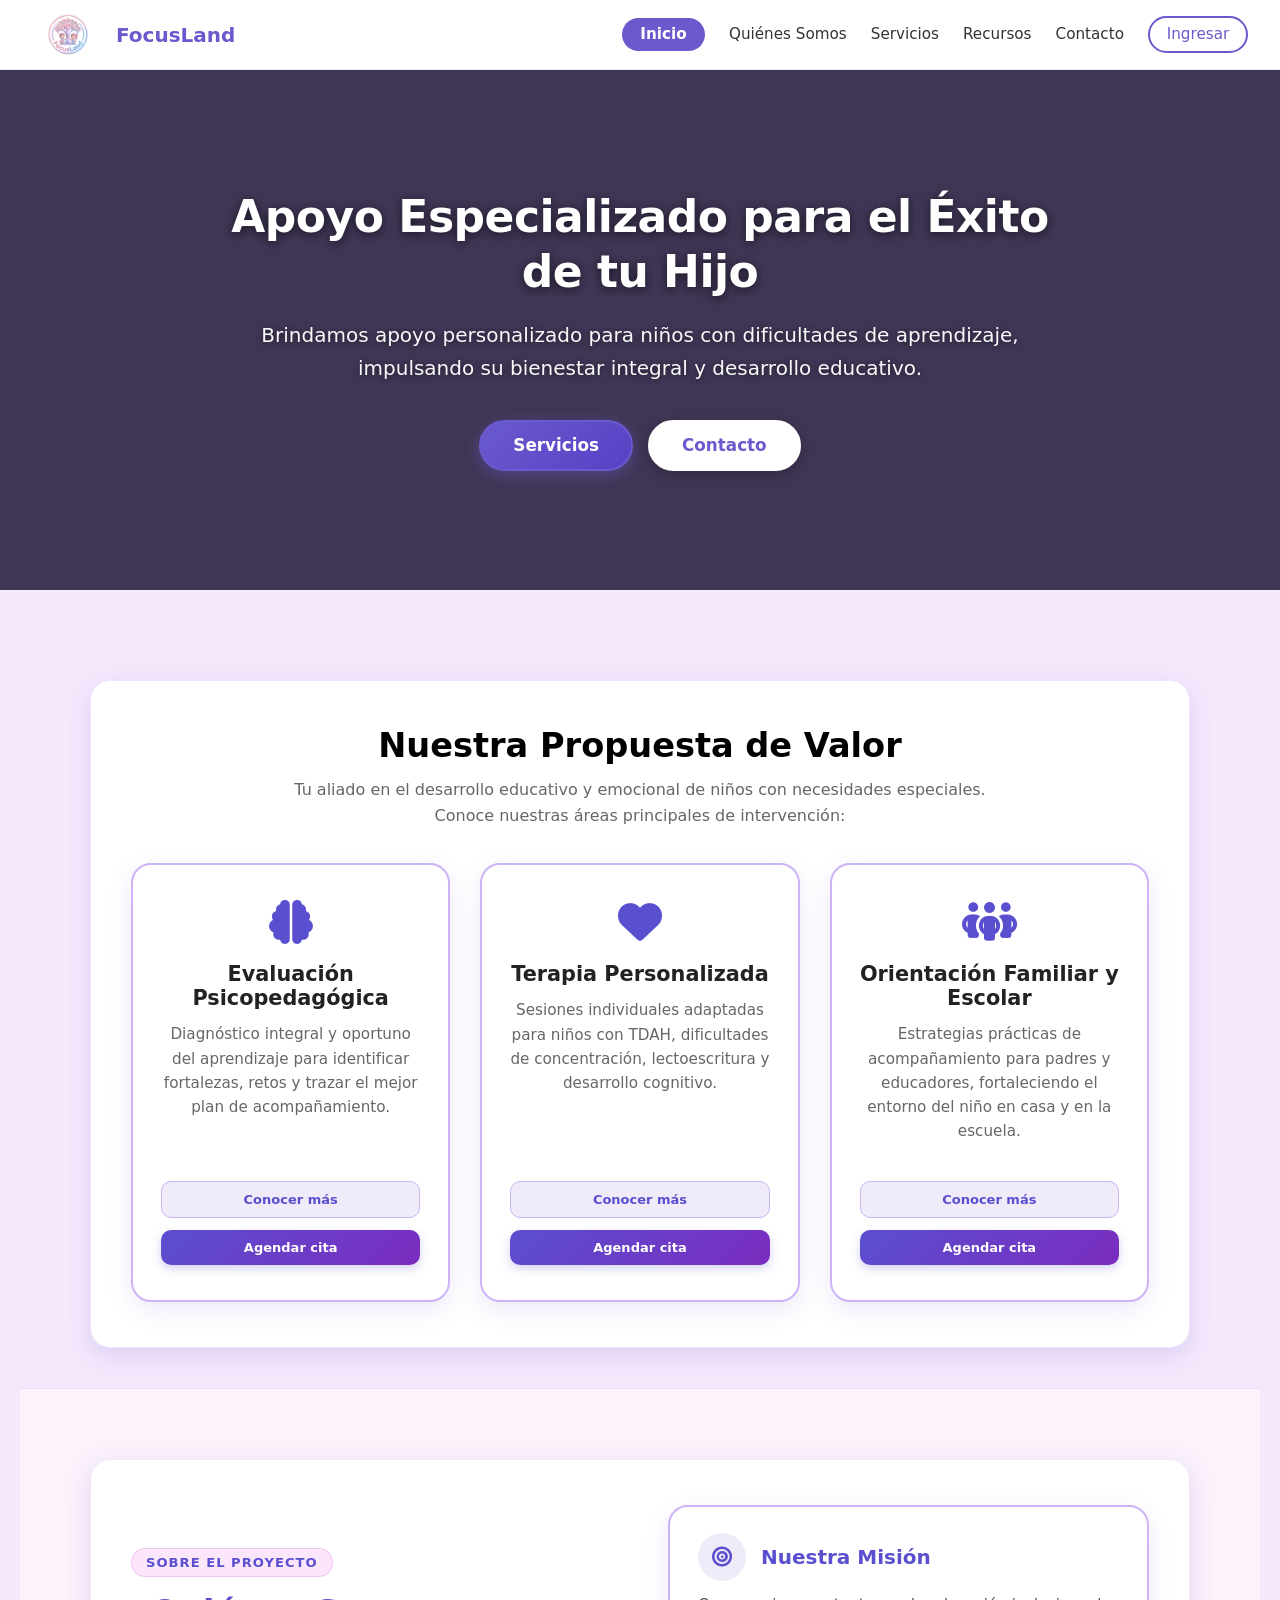
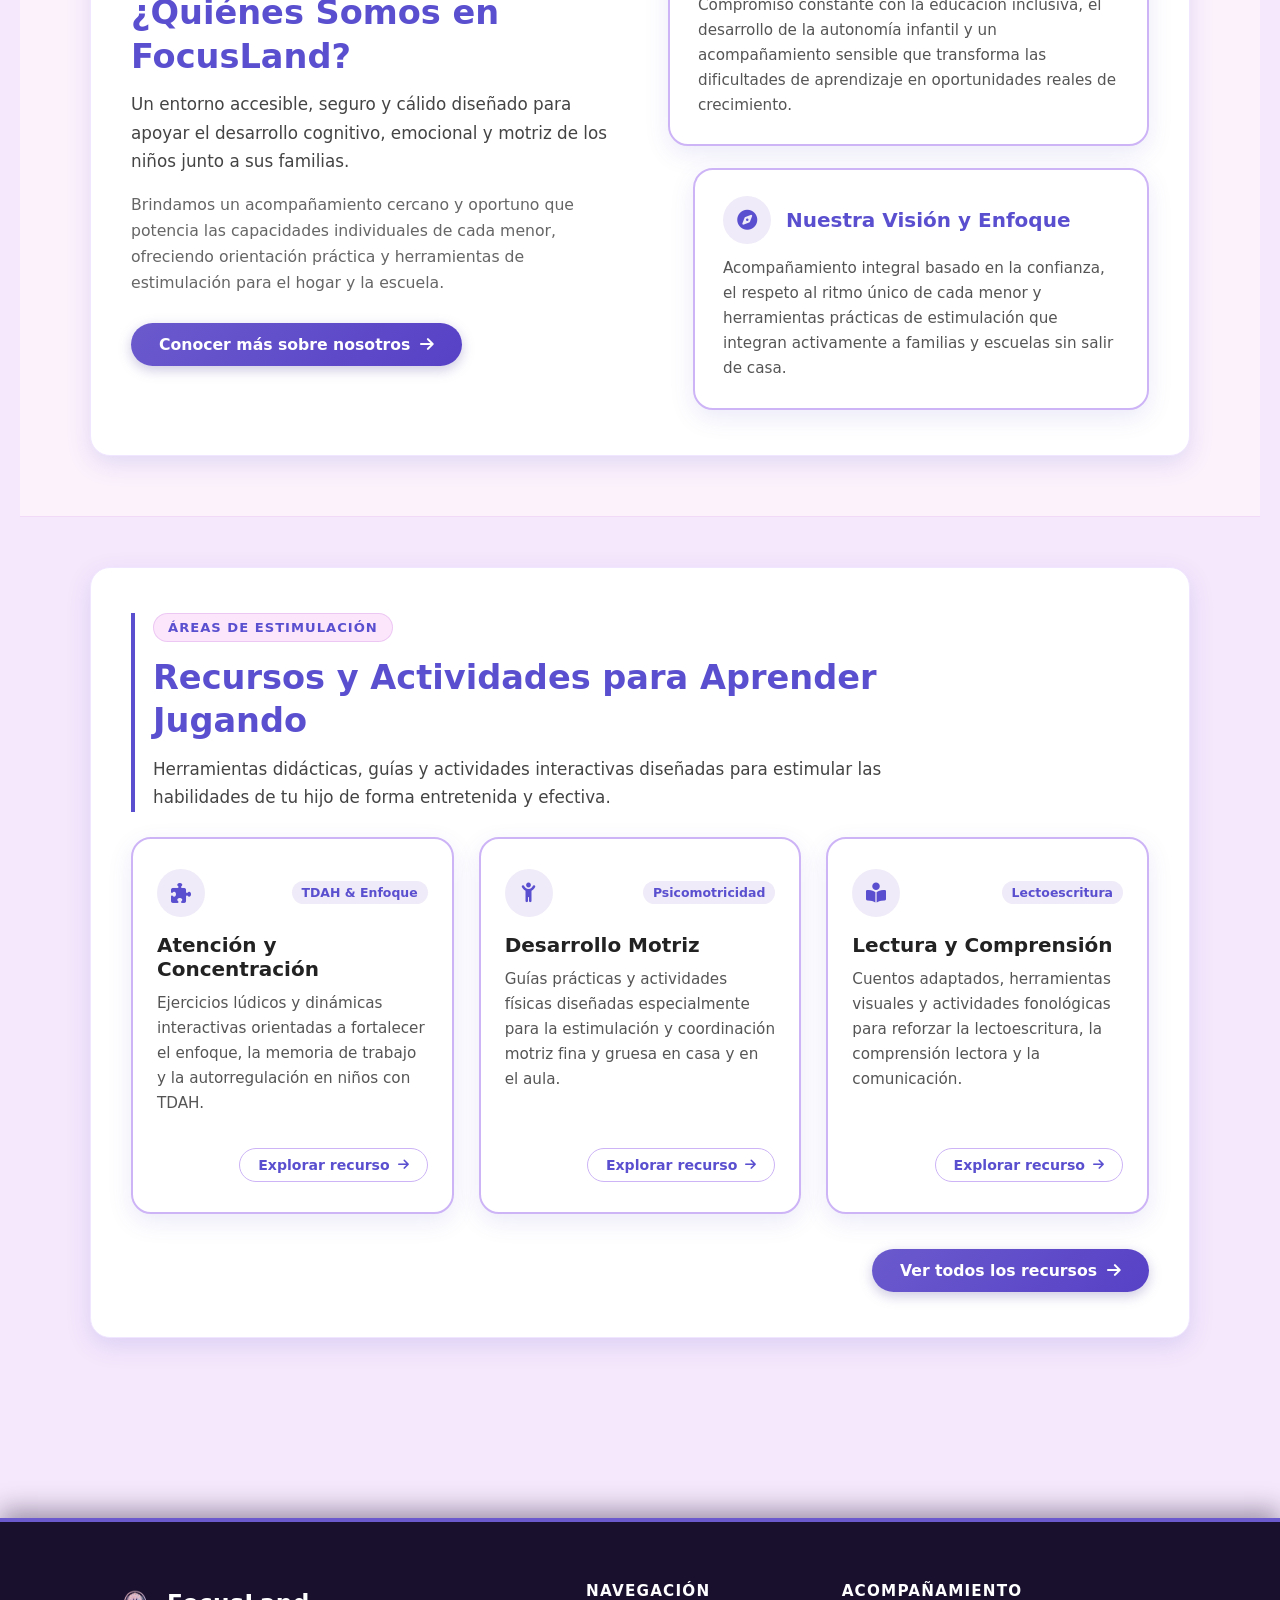
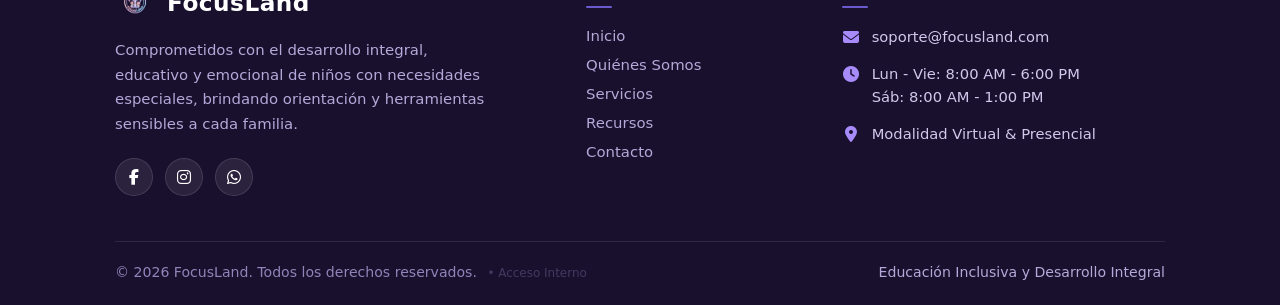
<file: index.html>
<!DOCTYPE html>
<html lang="es">
<head>
    <meta charset="UTF-8">
    <meta name="viewport" content="width=device-width, initial-scale=1.0">
    <title>FocusLand - Apoyo Especializado para el Éxito de tu Hijo</title>
    <link href="https://fonts.googleapis.com/css2?family=Poppins:wght@300;400;600;700&display=swap" rel="stylesheet">
    <link rel="stylesheet" href="https://cdnjs.cloudflare.com/ajax/libs/font-awesome/6.4.0/css/all.min.css">
    <link rel="stylesheet" href="assets/css/style.css?v=7">
    <link rel="stylesheet" href="assets/css/menu.css?v=7">
    <link rel="stylesheet" href="assets/css/contacto.css?v=7">
</head>
<body>
<header class="navbar">
    <a href="index.html" class="navbar-brand">
        <img src="assets/imagenes/logo.png" alt="Logo FocusLand">
        <span>FocusLand</span>
    </a>

    <button id="menuToggle" class="menu-toggle" aria-label="Abrir menú" aria-expanded="false">
        <i class="fas fa-bars"></i>
    </button>

    <nav class="nav-menu">
        <ul class="nav-links">
            <li><a href="index.html" class="active">Inicio</a></li>
            <li><a href="quienes-somos.html">Quiénes Somos</a></li>
            <li><a href="servicios.html">Servicios</a></li>
            <li><a href="recursos.html">Recursos</a></li>
            <li><a href="contacto.php">Contacto</a></li>
            <li><a href="login.php" class="btn-ingresar">Ingresar</a></li>
        </ul>
    </nav>
</header>

    <section class="hero">
        <div class="hero-content fade-in">
            <h1 style="color: #FFFFFF !important; font-weight: 700 !important; text-shadow: 0 2px 10px rgba(0, 0, 0, 0.6);">Apoyo Especializado para el Éxito de tu Hijo</h1>
            <p style="color: #F8F9FA !important; text-shadow: 0 1px 6px rgba(0, 0, 0, 0.5);">Brindamos apoyo personalizado para niños con dificultades de aprendizaje, impulsando su bienestar integral y desarrollo educativo.</p>
            <div class="hero-buttons">
                <a href="servicios.html" class="btn-hero btn-hero-servicios">Servicios</a>
                <a href="contacto.php" class="btn-hero btn-hero-contacto">Contacto</a>
            </div>
        </div>
    </section>

    <main>
        <!-- Sección: Nuestra Propuesta de Valor -->
        <section class="seccion-inicio" id="propuesta-valor">
            <div class="contenedor contenedor-ancho">
                <h2>Nuestra Propuesta de Valor</h2>
                <p>Tu aliado en el desarrollo educativo y emocional de niños con necesidades especiales. Conoce nuestras áreas principales de intervención:</p>

                <div class="cards">
                    <div class="card">
                        <i class="fa-solid fa-brain"></i>
                        <h3>Evaluación Psicopedagógica</h3>
                        <p>Diagnóstico integral y oportuno del aprendizaje para identificar fortalezas, retos y trazar el mejor plan de acompañamiento.</p>
                        <div class="card-actions">
                            <a href="servicios.html" class="btn-info">Conocer más</a>
                            <a href="cita.html" class="btn-cita-card">Agendar cita</a>
                        </div>
                    </div>

                    <div class="card">
                        <i class="fa-solid fa-heart"></i>
                        <h3>Terapia Personalizada</h3>
                        <p>Sesiones individuales adaptadas para niños con TDAH, dificultades de concentración, lectoescritura y desarrollo cognitivo.</p>
                        <div class="card-actions">
                            <a href="servicios.html" class="btn-info">Conocer más</a>
                            <a href="cita.html" class="btn-cita-card">Agendar cita</a>
                        </div>
                    </div>

                    <div class="card">
                        <i class="fa-solid fa-people-group"></i>
                        <h3>Orientación Familiar y Escolar</h3>
                        <p>Estrategias prácticas de acompañamiento para padres y educadores, fortaleciendo el entorno del niño en casa y en la escuela.</p>
                        <div class="card-actions">
                            <a href="servicios.html" class="btn-info">Conocer más</a>
                            <a href="cita.html" class="btn-cita-card">Agendar cita</a>
                        </div>
                    </div>
                </div>
            </div>
        </section>

        <!-- Sección 1: Sobre el Proyecto (Layout Asimétrico Izquierda / Derecha) -->
        <section class="seccion-inicio" id="sobre-proyecto">
            <div class="contenedor contenedor-ancho">
                <div class="layout-asimetrico">
                    <!-- Lado Izquierdo: Info y CTA -->
                    <div class="asimetrico-info">
                        <span class="badge-sub">Sobre el Proyecto</span>
                        <h2 class="title-left">¿Quiénes Somos en FocusLand?</h2>
                        <p class="text-left">
                            Un entorno accesible, seguro y cálido diseñado para apoyar el desarrollo cognitivo, emocional y motriz de los niños junto a sus familias.
                        </p>
                        <p class="text-left-secondary">
                            Brindamos un acompañamiento cercano y oportuno que potencia las capacidades individuales de cada menor, ofreciendo orientación práctica y herramientas de estimulación para el hogar y la escuela.
                        </p>
                        <div class="cta-left">
                            <a href="quienes-somos.html" class="btn-cta-section">Conocer más sobre nosotros <i class="fa-solid fa-arrow-right"></i></a>
                        </div>
                    </div>

                    <!-- Lado Derecho: Tarjetas apiladas / escalonadas -->
                    <div class="asimetrico-cards">
                        <div class="card-side-item">
                            <div class="side-card-header">
                                <div class="icon-circle-sm">
                                    <i class="fa-solid fa-bullseye"></i>
                                </div>
                                <h3>Nuestra Misión</h3>
                            </div>
                            <p>Compromiso constante con la educación inclusiva, el desarrollo de la autonomía infantil y un acompañamiento sensible que transforma las dificultades de aprendizaje en oportunidades reales de crecimiento.</p>
                        </div>

                        <div class="card-side-item card-stagger">
                            <div class="side-card-header">
                                <div class="icon-circle-sm">
                                    <i class="fa-solid fa-compass"></i>
                                </div>
                                <h3>Nuestra Visión y Enfoque</h3>
                            </div>
                            <p>Acompañamiento integral basado en la confianza, el respeto al ritmo único de cada menor y herramientas prácticas de estimulación que integran activamente a familias y escuelas sin salir de casa.</p>
                        </div>
                    </div>
                </div>
            </div>
        </section>

        <!-- Sección 2: Recursos y Actividades Destacadas (Diseño Dinámico Alternado) -->
        <section class="seccion-inicio" id="recursos-destacados">
            <div class="contenedor contenedor-ancho">
                <!-- Encabezado alineado a la izquierda con distintivo visual sutil -->
                <div class="section-header-row">
                    <div class="header-left-block">
                        <span class="badge-sub">Áreas de Estimulación</span>
                        <h2 class="title-left">Recursos y Actividades para Aprender Jugando</h2>
                        <p class="text-left">Herramientas didácticas, guías y actividades interactivas diseñadas para estimular las habilidades de tu hijo de forma entretenida y efectiva.</p>
                    </div>
                </div>

                <!-- Tarjetas de recursos con texto a la izquierda y botón a la derecha -->
                <div class="cards cards-3-cols">
                    <div class="card card-recurso-dynamic">
                        <div class="card-recurso-top">
                            <div class="icon-circle-sm">
                                <i class="fa-solid fa-puzzle-piece"></i>
                            </div>
                            <span class="recurso-tag">TDAH & Enfoque</span>
                        </div>
                        <h3>Atención y Concentración</h3>
                        <p>Ejercicios lúdicos y dinámicas interactivas orientadas a fortalecer el enfoque, la memoria de trabajo y la autorregulación en niños con TDAH.</p>
                        <div class="card-action-right">
                            <a href="recursos.html" class="btn-recurso-link">Explorar recurso <i class="fa-solid fa-arrow-right"></i></a>
                        </div>
                    </div>

                    <div class="card card-recurso-dynamic">
                        <div class="card-recurso-top">
                            <div class="icon-circle-sm">
                                <i class="fa-solid fa-child-reaching"></i>
                            </div>
                            <span class="recurso-tag">Psicomotricidad</span>
                        </div>
                        <h3>Desarrollo Motriz</h3>
                        <p>Guías prácticas y actividades físicas diseñadas especialmente para la estimulación y coordinación motriz fina y gruesa en casa y en el aula.</p>
                        <div class="card-action-right">
                            <a href="recursos.html" class="btn-recurso-link">Explorar recurso <i class="fa-solid fa-arrow-right"></i></a>
                        </div>
                    </div>

                    <div class="card card-recurso-dynamic">
                        <div class="card-recurso-top">
                            <div class="icon-circle-sm">
                                <i class="fa-solid fa-book-open-reader"></i>
                            </div>
                            <span class="recurso-tag">Lectoescritura</span>
                        </div>
                        <h3>Lectura y Comprensión</h3>
                        <p>Cuentos adaptados, herramientas visuales y actividades fonológicas para reforzar la lectoescritura, la comprensión lectora y la comunicación.</p>
                        <div class="card-action-right">
                            <a href="recursos.html" class="btn-recurso-link">Explorar recurso <i class="fa-solid fa-arrow-right"></i></a>
                        </div>
                    </div>
                </div>

                <!-- Botón general alineado al extremo derecho -->
                <div class="seccion-cta-right">
                    <a href="recursos.html" class="btn-cta-section">Ver todos los recursos <i class="fa-solid fa-arrow-right"></i></a>
                </div>
            </div>
        </section>
    </main>

    <!-- Nuevo Footer Limpio, Estructurado y Estético -->
    <footer class="footer-moderno" id="contacto-footer">
        <div class="footer-wrap">
            <div class="footer-grid">
                <!-- Columna 1: Marca y Propósito -->
                <div class="footer-col footer-col-brand">
                    <div class="footer-brand">
                        <img src="assets/imagenes/logo.png" alt="Logo FocusLand" class="footer-logo">
                        <span class="footer-brand-name">FocusLand</span>
                    </div>
                    <p class="footer-bio">
                        Comprometidos con el desarrollo integral, educativo y emocional de niños con necesidades especiales, brindando orientación y herramientas sensibles a cada familia.
                    </p>
                    <div class="footer-social">
                        <a href="https://facebook.com" target="_blank" aria-label="Facebook"><i class="fab fa-facebook-f"></i></a>
                        <a href="https://instagram.com" target="_blank" aria-label="Instagram"><i class="fab fa-instagram"></i></a>
                        <a href="https://wa.me" target="_blank" aria-label="WhatsApp"><i class="fab fa-whatsapp"></i></a>
                    </div>
                </div>

                <!-- Columna 2: Navegación Rápida -->
                <div class="footer-col footer-col-nav">
                    <h4 class="footer-title">Navegación</h4>
                    <ul class="footer-links">
                        <li><a href="index.html">Inicio</a></li>
                        <li><a href="quienes-somos.html">Quiénes Somos</a></li>
                        <li><a href="servicios.html">Servicios</a></li>
                        <li><a href="recursos.html">Recursos</a></li>
                        <li><a href="contacto.php">Contacto</a></li>
                    </ul>
                </div>

                <!-- Columna 3: Atención y Contacto -->
                <div class="footer-col footer-col-info">
                    <h4 class="footer-title">Acompañamiento</h4>
                    <div class="footer-contact-list">
                        <div class="footer-contact-item">
                            <i class="fa-solid fa-envelope"></i>
                            <a href="mailto:soporte@focusland.com">soporte@focusland.com</a>
                        </div>
                        <div class="footer-contact-item">
                            <i class="fa-solid fa-clock"></i>
                            <span>Lun - Vie: 8:00 AM - 6:00 PM<br>Sáb: 8:00 AM - 1:00 PM</span>
                        </div>
                        <div class="footer-contact-item">
                            <i class="fa-solid fa-location-dot"></i>
                            <span>Modalidad Virtual & Presencial</span>
                        </div>
                    </div>
                </div>
            </div>

            <!-- Línea divisoria inferior (Bottom bar) -->
            <div class="footer-bottom">
                <p class="footer-copy">© 2026 FocusLand. Todos los derechos reservados. <a href="admin/login.php" class="admin-discreet-link" title="Acceso Administrativo" aria-label="Acceso Interno">• Acceso Interno</a></p>
                <p class="footer-tagline">Educación Inclusiva y Desarrollo Integral</p>
            </div>
        </div>
    </footer>

    <script src="assets/js/main.js"></script>
</body>
</html>
</file>
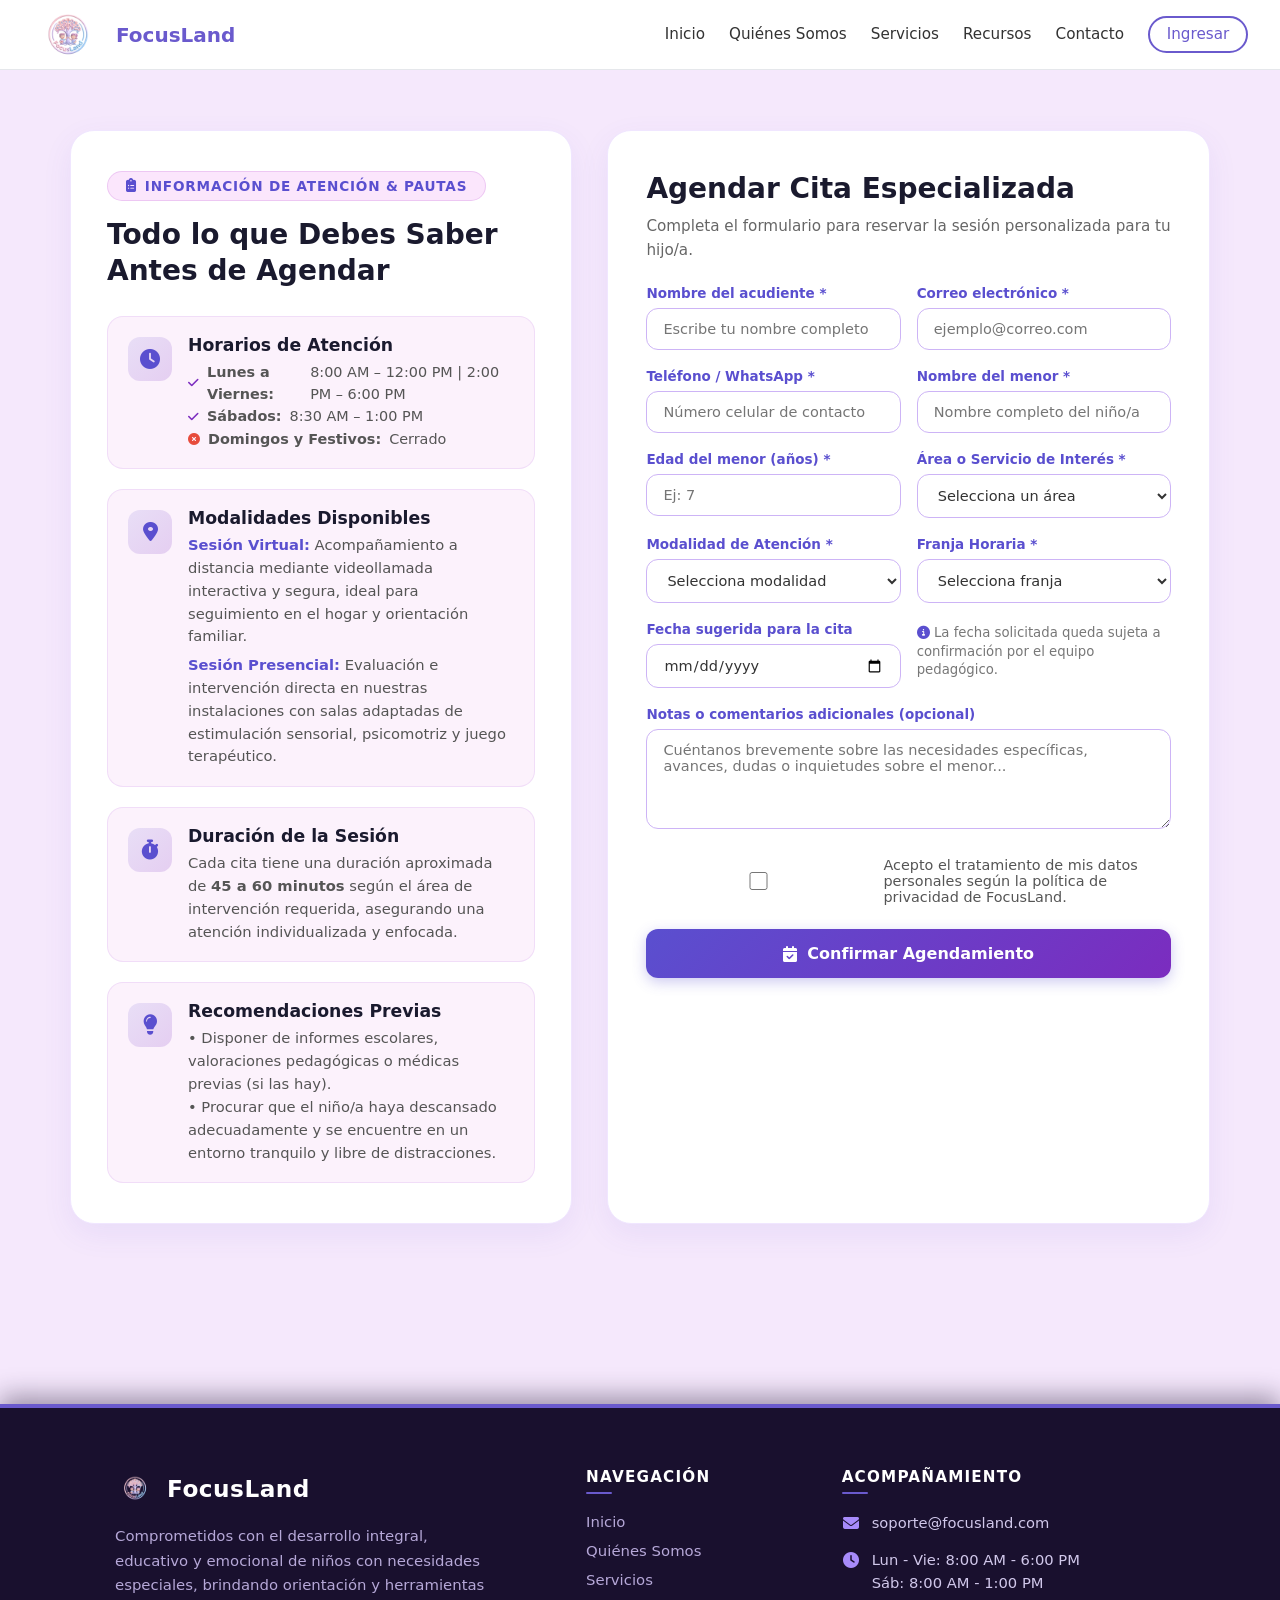
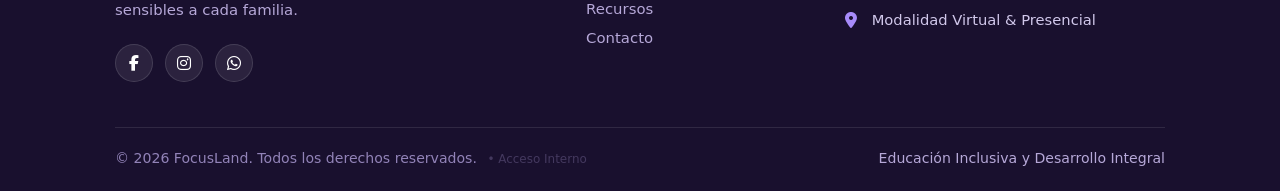
<file: cita.html>
<!DOCTYPE html>
<html lang="es">
<head>
    <meta charset="UTF-8">
    <meta name="viewport" content="width=device-width, initial-scale=1.0">
    <title>Agendar Cita Especializada - FocusLand</title>
    <link href="https://fonts.googleapis.com/css2?family=Poppins:wght@300;400;600;700&display=swap" rel="stylesheet">
    <link rel="stylesheet" href="https://cdnjs.cloudflare.com/ajax/libs/font-awesome/6.4.0/css/all.min.css">
    <link rel="stylesheet" href="assets/css/style.css">
    <link rel="stylesheet" href="assets/css/menu.css">
    <link rel="stylesheet" href="assets/css/contacto.css">
</head>
<body>

<header class="navbar">
    <a href="index.html" class="navbar-brand">
        <img src="assets/imagenes/logo.png" alt="Logo FocusLand">
        <span>FocusLand</span>
    </a>

    <button id="menuToggle" class="menu-toggle" aria-label="Abrir menú" aria-expanded="false">
        <i class="fas fa-bars"></i>
    </button>

    <nav class="nav-menu">
        <ul class="nav-links">
            <li><a href="index.html">Inicio</a></li>
            <li><a href="quienes-somos.html">Quiénes Somos</a></li>
            <li><a href="servicios.html">Servicios</a></li>
            <li><a href="recursos.html">Recursos</a></li>
            <li><a href="contacto.php">Contacto</a></li>
            <li><a href="login.php" class="btn-ingresar">Ingresar</a></li>
        </ul>
    </nav>
</header>

<main>
    <section class="cita-section">
        <div class="cita-grid-2">
            <!-- ==========================================================
                 [BLOQUE: PANEL INFORMATIVO Y PAUTAS DE ATENCIÓN]
                 Horarios de atención, modalidades virtual/presencial,
                 duración de la sesión terapéutica y pautas previas para padres.
                 ========================================================== -->
            <div class="cita-info-card">
                <span class="cita-badge">
                    <i class="fa-solid fa-clipboard-list"></i> Información de Atención & Pautas
                </span>
                <h2 class="cita-panel-title">Todo lo que Debes Saber Antes de Agendar</h2>

                <div class="cita-info-blocks">
                    <!-- Bloque 1: Horarios de Atención -->
                    <div class="cita-info-block">
                        <div class="cita-block-icon">
                            <i class="fa-solid fa-clock"></i>
                        </div>
                        <div class="cita-block-content">
                            <h3>Horarios de Atención</h3>
                            <ul class="cita-schedule-list">
                                <li><i class="fa-solid fa-check"></i> <strong>Lunes a Viernes:</strong> 8:00 AM – 12:00 PM | 2:00 PM – 6:00 PM</li>
                                <li><i class="fa-solid fa-check"></i> <strong>Sábados:</strong> 8:30 AM – 1:00 PM</li>
                                <li><i class="fa-solid fa-circle-xmark" style="color: #e74c3c;"></i> <strong>Domingos y Festivos:</strong> Cerrado</li>
                            </ul>
                        </div>
                    </div>

                    <!-- Bloque 2: Modalidades Disponibles -->
                    <div class="cita-info-block">
                        <div class="cita-block-icon">
                            <i class="fa-solid fa-location-dot"></i>
                        </div>
                        <div class="cita-block-content">
                            <h3>Modalidades Disponibles</h3>
                            <p class="cita-modality-item">
                                <strong>Sesión Virtual:</strong> Acompañamiento a distancia mediante videollamada interactiva y segura, ideal para seguimiento en el hogar y orientación familiar.
                            </p>
                            <p class="cita-modality-item">
                                <strong>Sesión Presencial:</strong> Evaluación e intervención directa en nuestras instalaciones con salas adaptadas de estimulación sensorial, psicomotriz y juego terapéutico.
                            </p>
                        </div>
                    </div>

                    <!-- Bloque 3: Duración de la Sesión -->
                    <div class="cita-info-block">
                        <div class="cita-block-icon">
                            <i class="fa-solid fa-stopwatch"></i>
                        </div>
                        <div class="cita-block-content">
                            <h3>Duración de la Sesión</h3>
                            <p>
                                Cada cita tiene una duración aproximada de <strong>45 a 60 minutos</strong> según el área de intervención requerida, asegurando una atención individualizada y enfocada.
                            </p>
                        </div>
                    </div>

                    <!-- Bloque 4: Recomendaciones Previas -->
                    <div class="cita-info-block">
                        <div class="cita-block-icon">
                            <i class="fa-solid fa-lightbulb"></i>
                        </div>
                        <div class="cita-block-content">
                            <h3>Recomendaciones Previas</h3>
                            <p>
                                • Disponer de informes escolares, valoraciones pedagógicas o médicas previas (si las hay).<br>
                                • Procurar que el niño/a haya descansado adecuadamente y se encuentre en un entorno tranquilo y libre de distracciones.
                            </p>
                        </div>
                    </div>
                </div>
            </div>

            <!-- ==========================================================
                 [BLOQUE: FORMULARIO DE RESERVA ESTRUCTURADO (CAMPOS DB)]
                 Campos de reserva vinculados con procesar_cita.php y la BD:
                 datos de acudiente, menor, área terapéutica, modalidad y horarios.
                 ========================================================== -->
            <div class="cita-form-card">
                <div class="cita-form-header">
                    <h2>Agendar Cita Especializada</h2>
                    <p>Completa el formulario para reservar la sesión personalizada para tu hijo/a.</p>
                </div>

                <!-- Alertas de Estado -->
                <div id="citaAlertBox" class="alert-container"></div>

                <form id="formularioCita" method="POST" action="procesar_cita.php">
                    <div class="fila">
                        <div>
                            <label for="nombre_acudiente">Nombre del acudiente *</label>
                            <input type="text" id="nombre_acudiente" name="nombre_acudiente" placeholder="Escribe tu nombre completo" required>
                        </div>

                        <div>
                            <label for="correo">Correo electrónico *</label>
                            <input type="email" id="correo" name="correo" placeholder="ejemplo@correo.com" required>
                        </div>
                    </div>

                    <div class="fila">
                        <div>
                            <label for="telefono">Teléfono / WhatsApp *</label>
                            <input type="tel" id="telefono" name="telefono" placeholder="Número celular de contacto" required>
                        </div>

                        <div>
                            <label for="nombre_nino">Nombre del menor *</label>
                            <input type="text" id="nombre_nino" name="nombre_nino" placeholder="Nombre completo del niño/a" required>
                        </div>
                    </div>

                    <div class="fila">
                        <div>
                            <label for="edad_nino">Edad del menor (años) *</label>
                            <input type="number" id="edad_nino" name="edad_nino" min="1" max="18" placeholder="Ej: 7" required>
                        </div>

                        <div>
                            <label for="motivo_consulta">Área o Servicio de Interés *</label>
                            <select id="motivo_consulta" name="motivo_consulta" required>
                                <option value="">Selecciona un área</option>
                                <option value="Psicología Infantil">Psicología Infantil & Emocional</option>
                                <option value="TDAH / Concentración">TDAH & Concentración</option>
                                <option value="Desarrollo Motriz">Desarrollo Motriz & Estimulación</option>
                                <option value="Lenguaje y Habla">Lenguaje & Comunicación</option>
                                <option value="Escuela para Padres">Escuela para Padres & Crianza Positiva</option>
                                <option value="Evaluación Integral">Evaluación Integral Multidisciplinar</option>
                            </select>
                        </div>
                    </div>

                    <div class="fila">
                        <div>
                            <label for="tipo_atencion">Modalidad de Atención *</label>
                            <select id="tipo_atencion" name="tipo_atencion" required>
                                <option value="">Selecciona modalidad</option>
                                <option value="Virtual">Virtual (Videollamada segura)</option>
                                <option value="Presencial">Presencial (Sede FocusLand)</option>
                            </select>
                        </div>

                        <div>
                            <label for="horario_preferido">Franja Horaria *</label>
                            <select id="horario_preferido" name="horario_preferido" required>
                                <option value="">Selecciona franja</option>
                                <option value="Mañana">Mañana (8:00 AM – 12:00 PM)</option>
                                <option value="Tarde">Tarde (2:00 PM – 6:00 PM)</option>
                            </select>
                        </div>
                    </div>

                    <div class="fila">
                        <div>
                            <label for="fecha_cita">Fecha sugerida para la cita</label>
                            <input type="date" id="fecha_cita" name="fecha_cita">
                        </div>

                        <div style="display: flex; flex-direction: column; justify-content: flex-end;">
                            <p style="font-size: 0.83rem; color: #777; margin-bottom: 8px; line-height: 1.4;">
                                <i class="fa-solid fa-circle-info" style="color: #5A4FCF;"></i> La fecha solicitada queda sujeta a confirmación por el equipo pedagógico.
                            </p>
                        </div>
                    </div>

                    <div>
                        <label for="mensaje">Notas o comentarios adicionales (opcional)</label>
                        <textarea id="mensaje" name="mensaje" placeholder="Cuéntanos brevemente sobre las necesidades específicas, avances, dudas o inquietudes sobre el menor..."></textarea>
                    </div>

                    <div class="checkbox">
                        <input type="checkbox" id="acepto_datos" required>
                        <label for="acepto_datos" style="font-weight: normal; color: #555555; margin-bottom: 0; cursor: pointer; font-size: 0.9rem;">
                            Acepto el tratamiento de mis datos personales según la política de privacidad de FocusLand.
                        </label>
                    </div>

                    <button type="submit" class="btn-cita-submit">
                        <i class="fa-solid fa-calendar-check"></i> Confirmar Agendamiento
                    </button>
                </form>
            </div>
        </div>
    </section>
</main>

<footer class="footer-moderno">
    <div class="footer-wrap">
        <div class="footer-grid">
            <!-- Columna 1: Marca y Propósito -->
            <div class="footer-col footer-col-brand">
                <div class="footer-brand">
                    <img src="assets/imagenes/logo.png" alt="Logo FocusLand" class="footer-logo">
                    <span class="footer-brand-name">FocusLand</span>
                </div>
                <p class="footer-bio">
                    Comprometidos con el desarrollo integral, educativo y emocional de niños con necesidades especiales, brindando orientación y herramientas sensibles a cada familia.
                </p>
                <div class="footer-social">
                    <a href="https://facebook.com" target="_blank" aria-label="Facebook"><i class="fab fa-facebook-f"></i></a>
                    <a href="https://instagram.com" target="_blank" aria-label="Instagram"><i class="fab fa-instagram"></i></a>
                    <a href="https://wa.me" target="_blank" aria-label="WhatsApp"><i class="fab fa-whatsapp"></i></a>
                </div>
            </div>

            <!-- Columna 2: Navegación Rápida -->
            <div class="footer-col footer-col-nav">
                <h4 class="footer-title">Navegación</h4>
                <ul class="footer-links">
                    <li><a href="index.html">Inicio</a></li>
                    <li><a href="quienes-somos.html">Quiénes Somos</a></li>
                    <li><a href="servicios.html">Servicios</a></li>
                    <li><a href="recursos.html">Recursos</a></li>
                    <li><a href="contacto.php">Contacto</a></li>
                </ul>
            </div>

            <!-- Columna 3: Atención y Contacto -->
            <div class="footer-col footer-col-info">
                <h4 class="footer-title">Acompañamiento</h4>
                <div class="footer-contact-list">
                    <div class="footer-contact-item">
                        <i class="fa-solid fa-envelope"></i>
                        <a href="mailto:soporte@focusland.com">soporte@focusland.com</a>
                    </div>
                    <div class="footer-contact-item">
                        <i class="fa-solid fa-clock"></i>
                        <span>Lun - Vie: 8:00 AM - 6:00 PM<br>Sáb: 8:00 AM - 1:00 PM</span>
                    </div>
                    <div class="footer-contact-item">
                        <i class="fa-solid fa-location-dot"></i>
                        <span>Modalidad Virtual & Presencial</span>
                    </div>
                </div>
            </div>
        </div>

        <!-- Línea divisoria inferior (Bottom bar) -->
        <div class="footer-bottom">
            <p class="footer-copy">© 2026 FocusLand. Todos los derechos reservados. <a href="admin/login.php" class="admin-discreet-link" title="Acceso Administrativo" aria-label="Acceso Interno">• Acceso Interno</a></p>
            <p class="footer-tagline">Educación Inclusiva y Desarrollo Integral</p>
        </div>
    </div>
</footer>

<script src="assets/js/main.js"></script>
<script>
document.addEventListener('DOMContentLoaded', () => {
    const urlParams = new URLSearchParams(window.location.search);
    const alertBox = document.getElementById('citaAlertBox');
    if (!alertBox) return;

    if (urlParams.get('status') === 'success') {
        alertBox.innerHTML = `
            <div class="alert alert-success auth-alert success" role="alert">
                <span class="alert-icon">✓</span>
                <span class="alert-text">✓ ¡Cita agendada con éxito! La solicitud ha sido registrada correctamente en el sistema y nuestro equipo se comunicará pronto contigo.</span>
            </div>
        `;
        alertBox.scrollIntoView({ behavior: 'smooth', block: 'nearest' });
    } else if (urlParams.get('error')) {
        let msg = "✕ Ocurrió un inconveniente al procesar la cita. Por favor, intenta nuevamente.";
        if (urlParams.get('error') === 'missing_fields') {
            msg = "✕ Por favor, completa todos los campos requeridos para agendar la cita.";
        } else if (urlParams.get('error') === 'db_error') {
            msg = "✕ Ocurrió un error al guardar la cita en la base de datos. Por favor, intenta nuevamente.";
        }
        alertBox.innerHTML = `
            <div class="alert alert-error auth-alert error" role="alert">
                <span class="alert-icon">✕</span>
                <span class="alert-text">${msg}</span>
            </div>
        `;
        alertBox.scrollIntoView({ behavior: 'smooth', block: 'nearest' });
    }
});
</script>
</body>
</html>
</file>
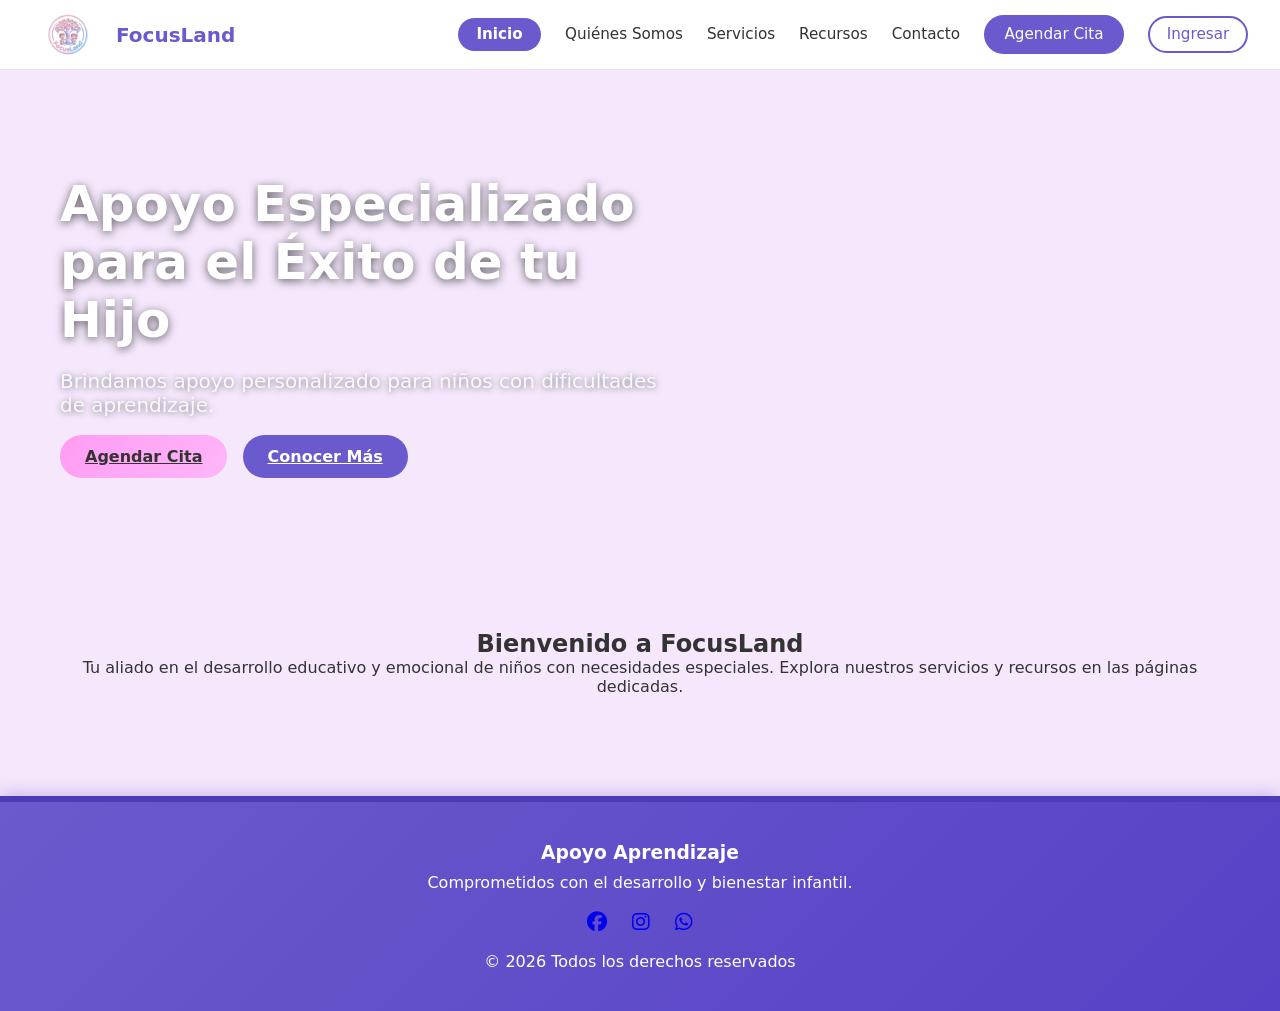
<file: home.html>
<?php

session_start();

if (!isset($_SESSION['correo'])) {

    header("Location: login.php");
    exit();

}

$nombre = $_SESSION['nombre'];
$correo = $_SESSION['correo'];

?>

<!DOCTYPE html>
<html lang="es">
<head>
<meta charset="UTF-8">
<meta name="viewport" content="width=device-width, initial-scale=1.0">
<title>FocusLand</title>


<link href="https://fonts.googleapis.com/css2?family=Poppins:wght@300;400;600;700&display=swap" rel="stylesheet">


<link rel="stylesheet" href="https://cdnjs.cloudflare.com/ajax/libs/font-awesome/6.4.0/css/all.min.css">


<link rel="stylesheet" href="assets/css/style.css">
<link rel="stylesheet" href="assets/css/menu.css">
</head>

<body>

<header class="navbar">
    <a href="index.html" class="navbar-brand">
        <img src="assets/imagenes/logo.png" alt="Logo FocusLand">
        <span>FocusLand</span>
    </a>

    <button id="menuToggle" class="menu-toggle" aria-label="Abrir menú" aria-expanded="false">
        <i class="fas fa-bars"></i>
    </button>

    <nav class="nav-menu">
        <ul class="nav-links">
            <li><a href="index.html" class="active">Inicio</a></li>
            <li><a href="quienes-somos.html">Quiénes Somos</a></li>
            <li><a href="servicios.html">Servicios</a></li>
            <li><a href="recursos.html">Recursos</a></li>
            <li><a href="contacto.php">Contacto</a></li>
            <li><a href="cita.html" class="btn-agendar">Agendar Cita</a></li>
            <li><a href="login.php" class="btn-ingresar">Ingresar</a></li>
        </ul>
    </nav>
</header>


<section class="hero">
  <div class="hero-content fade-in">
    <h1>Apoyo Especializado para el Éxito de tu Hijo</h1>
    <p>Brindamos apoyo personalizado para niños con dificultades de aprendizaje.</p>
    <a href="cita.html" class="btn btn-primary">Agendar Cita</a>
    <a href="quienes-somos.html" class="btn btn-secondary">Conocer Más</a>
  </div>
</section>

<section class="intro fade-in" style="padding:60px; text-align:center;">
  <h2>Bienvenido a FocusLand</h2>
  <p>Tu aliado en el desarrollo educativo y emocional de niños con necesidades especiales. Explora nuestros servicios y recursos en las páginas dedicadas.</p>
</section>

<footer id="contacto">
  <div class="footer-container">
    <h3>Apoyo Aprendizaje</h3>
    <p>Comprometidos con el desarrollo y bienestar infantil.</p>

    <div class="social">
      <a href="https://facebook.com" target="_blank"><i class="fab fa-facebook"></i></a>
      <a href="https://instagram.com" target="_blank"><i class="fab fa-instagram"></i></a>
      <a href="https://wa.me" target="_blank"><i class="fab fa-whatsapp"></i></a>
    </div>

    <p>© 2026 Todos los derechos reservados</p>
  </div>
</footer>

<script src="assets/js/main.js"></script>
</body>
</html>
</file>
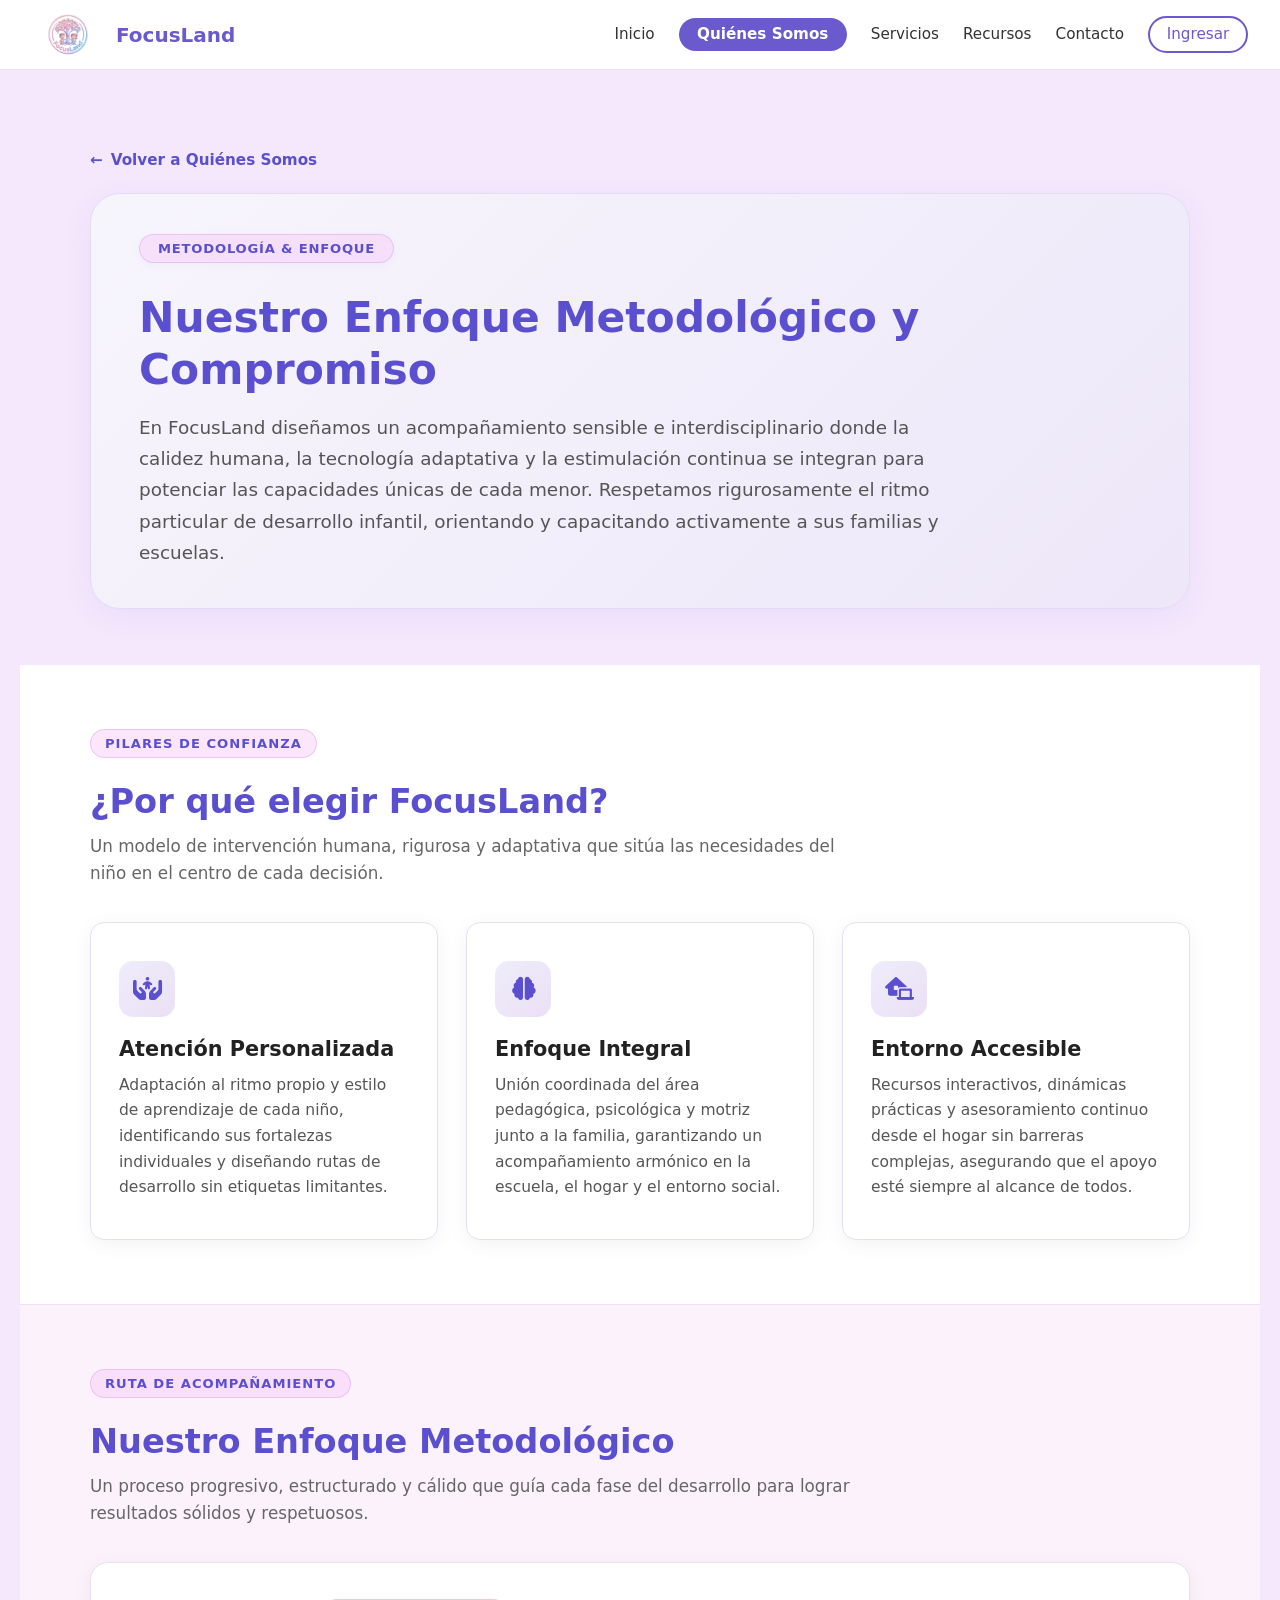
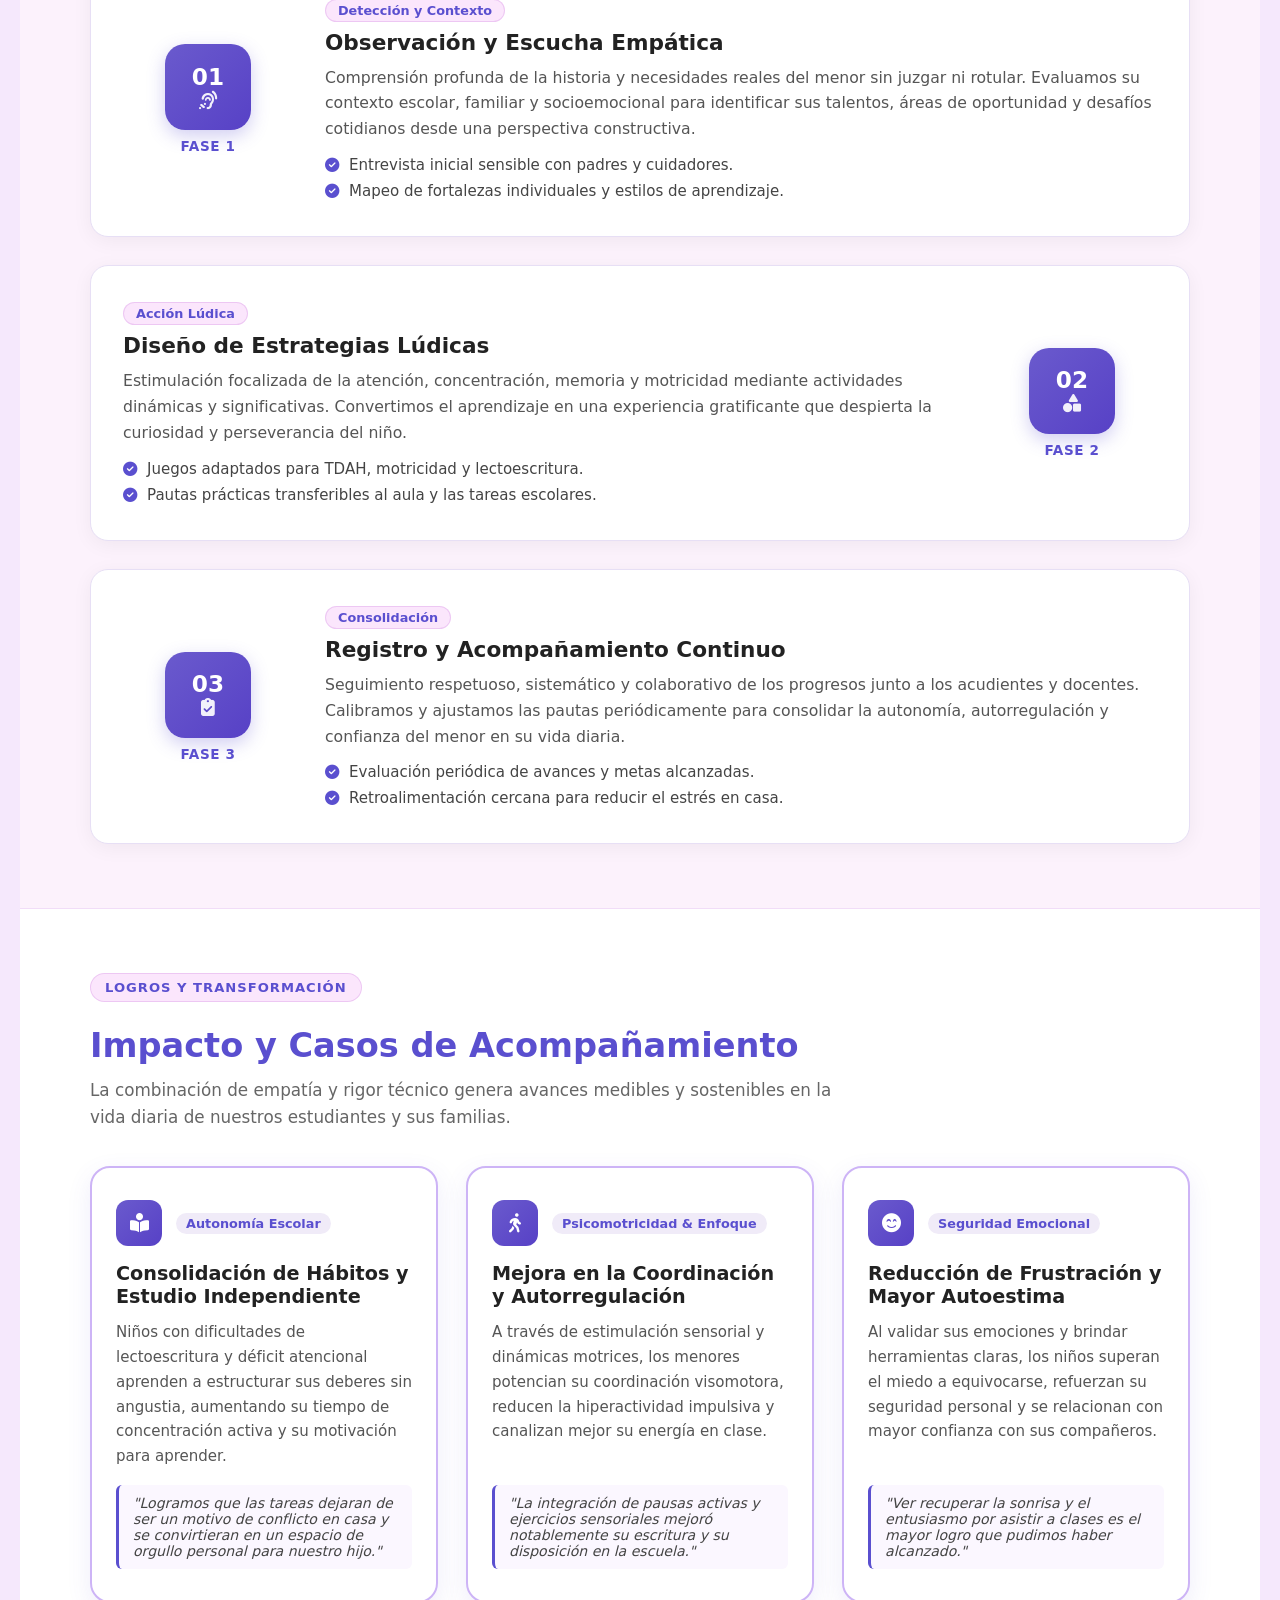
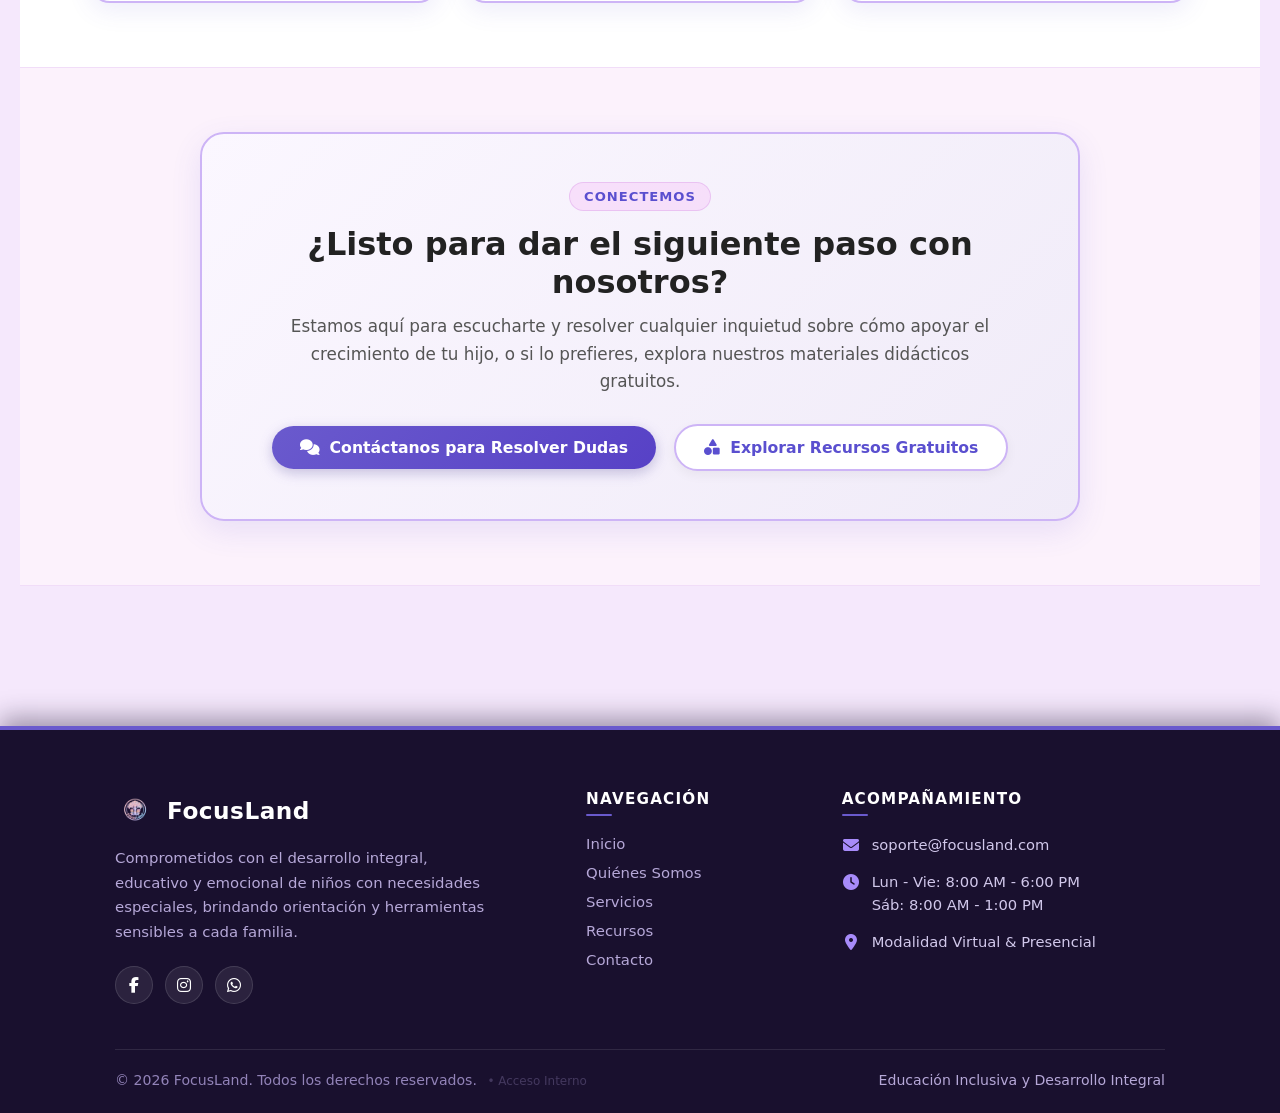
<file: mas.html>
<!DOCTYPE html>
<html lang="es">
<head>
  <meta charset="UTF-8">
  <meta http-equiv="refresh" content="0; url=metodologia.html">
  <meta name="viewport" content="width=device-width, initial-scale=1.0">
  <title>Redirigiendo a Metodología - FocusLand</title>
  <link href="https://fonts.googleapis.com/css2?family=Poppins:wght@300;400;600;700&display=swap" rel="stylesheet">
  <link rel="stylesheet" href="https://cdnjs.cloudflare.com/ajax/libs/font-awesome/6.4.0/css/all.min.css">
  <link rel="stylesheet" href="assets/css/style.css">
  <link rel="stylesheet" href="assets/css/menu.css">
  <link rel="stylesheet" href="assets/css/contacto.css">
</head>
<body>

<header class="navbar">
    <a href="index.html" class="navbar-brand">
        <img src="assets/imagenes/logo.png" alt="Logo FocusLand">
        <span>FocusLand</span>
    </a>

    <button id="menuToggle" class="menu-toggle" aria-label="Abrir menú" aria-expanded="false">
        <i class="fas fa-bars"></i>
    </button>

    <nav class="nav-menu">
        <ul class="nav-links">
            <li><a href="index.html">Inicio</a></li>
            <li><a href="quienes-somos.html">Quiénes Somos</a></li>
            <li><a href="servicios.html">Servicios</a></li>
            <li><a href="recursos.html">Recursos</a></li>
            <li><a href="contacto.php">Contacto</a></li>
            <li><a href="cita.html" class="btn-agendar">Agendar Cita</a></li>
            <li><a href="login.php" class="btn-ingresar">Ingresar</a></li>
        </ul>
    </nav>
</header>

<main>
  <div class="contenedor contenedor-ancho">
    <h1>Por Qué Elegirnos</h1>
    <p>En esta sección encontrarás información detallada sobre nuestra propuesta de valor, nuestro enfoque metodológico y ejemplos de resultados reales. Diseñada para profundizar en el funcionamiento de FocusLand y cómo trabajamos con niños, familias y escuelas.</p>

    <div class="cards" style="margin-top: 35px;">
      <div class="card">
        <i class="fa-solid fa-users"></i>
        <h3>Equipo Multidisciplinario</h3>
        <p>Profesionales especializados en diferentes áreas para una atención integral y coordinada.</p>
      </div>
      <div class="card">
        <i class="fa-solid fa-graduation-cap"></i>
        <h3>Experiencia</h3>
        <p>Años de trayectoria ayudando y guiando a familias, terapeutas y escuelas.</p>
      </div>
      <div class="card">
        <i class="fa-solid fa-heart-pulse"></i>
        <h3>Atención Personalizada</h3>
        <p>Cada niño y familia reciben un plan individualizado y adaptado a sus ritmos y necesidades.</p>
      </div>
      <div class="card">
        <i class="fa-solid fa-chart-line"></i>
        <h3>Resultados Comprobados</h3>
        <p>Mejoras medibles y sostenibles en el desarrollo cognitivo y desempeño académico.</p>
      </div>
      <div class="card">
        <i class="fa-solid fa-handshake"></i>
        <h3>Colaboración Escolar</h3>
        <p>Trabajamos en conjunto con docentes y directivos para asegurar adaptaciones curriculares.</p>
      </div>
      <div class="card">
        <i class="fa-solid fa-lightbulb"></i>
        <h3>Innovación</h3>
        <p>Métodos, dinámicas y herramientas psicopedagógicas de vanguardia.</p>
      </div>
    </div>

    <div style="margin-top: 50px; padding: 40px 25px; background: #ffffff; border-radius: 20px; border: 2px solid #CDB4F6; text-align: center; box-shadow: 0 8px 25px rgba(90, 79, 207, 0.12);">
      <h2 style="font-size: 1.6rem; margin-bottom: 12px; color: #5A4FCF;">¿Listo para comenzar?</h2>
      <p style="max-width: 700px; margin: 0 auto 24px; color: #666666;">Agenda una cita con nuestro equipo y da el primer paso hacia un plan educativo y emocional personalizado.</p>
      <a href="cita.html" class="btn-submit" style="display: inline-block; width: auto; padding: 14px 40px; text-decoration: none;">Agendar Cita</a>
    </div>
  </div>
</main>

<footer id="contacto">
  <div class="footer-container">
    <h3>Apoyo Aprendizaje</h3>
    <p>Comprometidos con el desarrollo y bienestar infantil.</p>
    <div class="social">
      <a href="https://facebook.com" target="_blank"><i class="fab fa-facebook"></i></a>
      <a href="https://instagram.com" target="_blank"><i class="fab fa-instagram"></i></a>
      <a href="https://wa.me" target="_blank"><i class="fab fa-whatsapp"></i></a>
    </div>
    <p>© 2026 Todos los derechos reservados</p>
  </div>
</footer>

<script src="assets/js/main.js"></script>
</body>
</html>
</file>
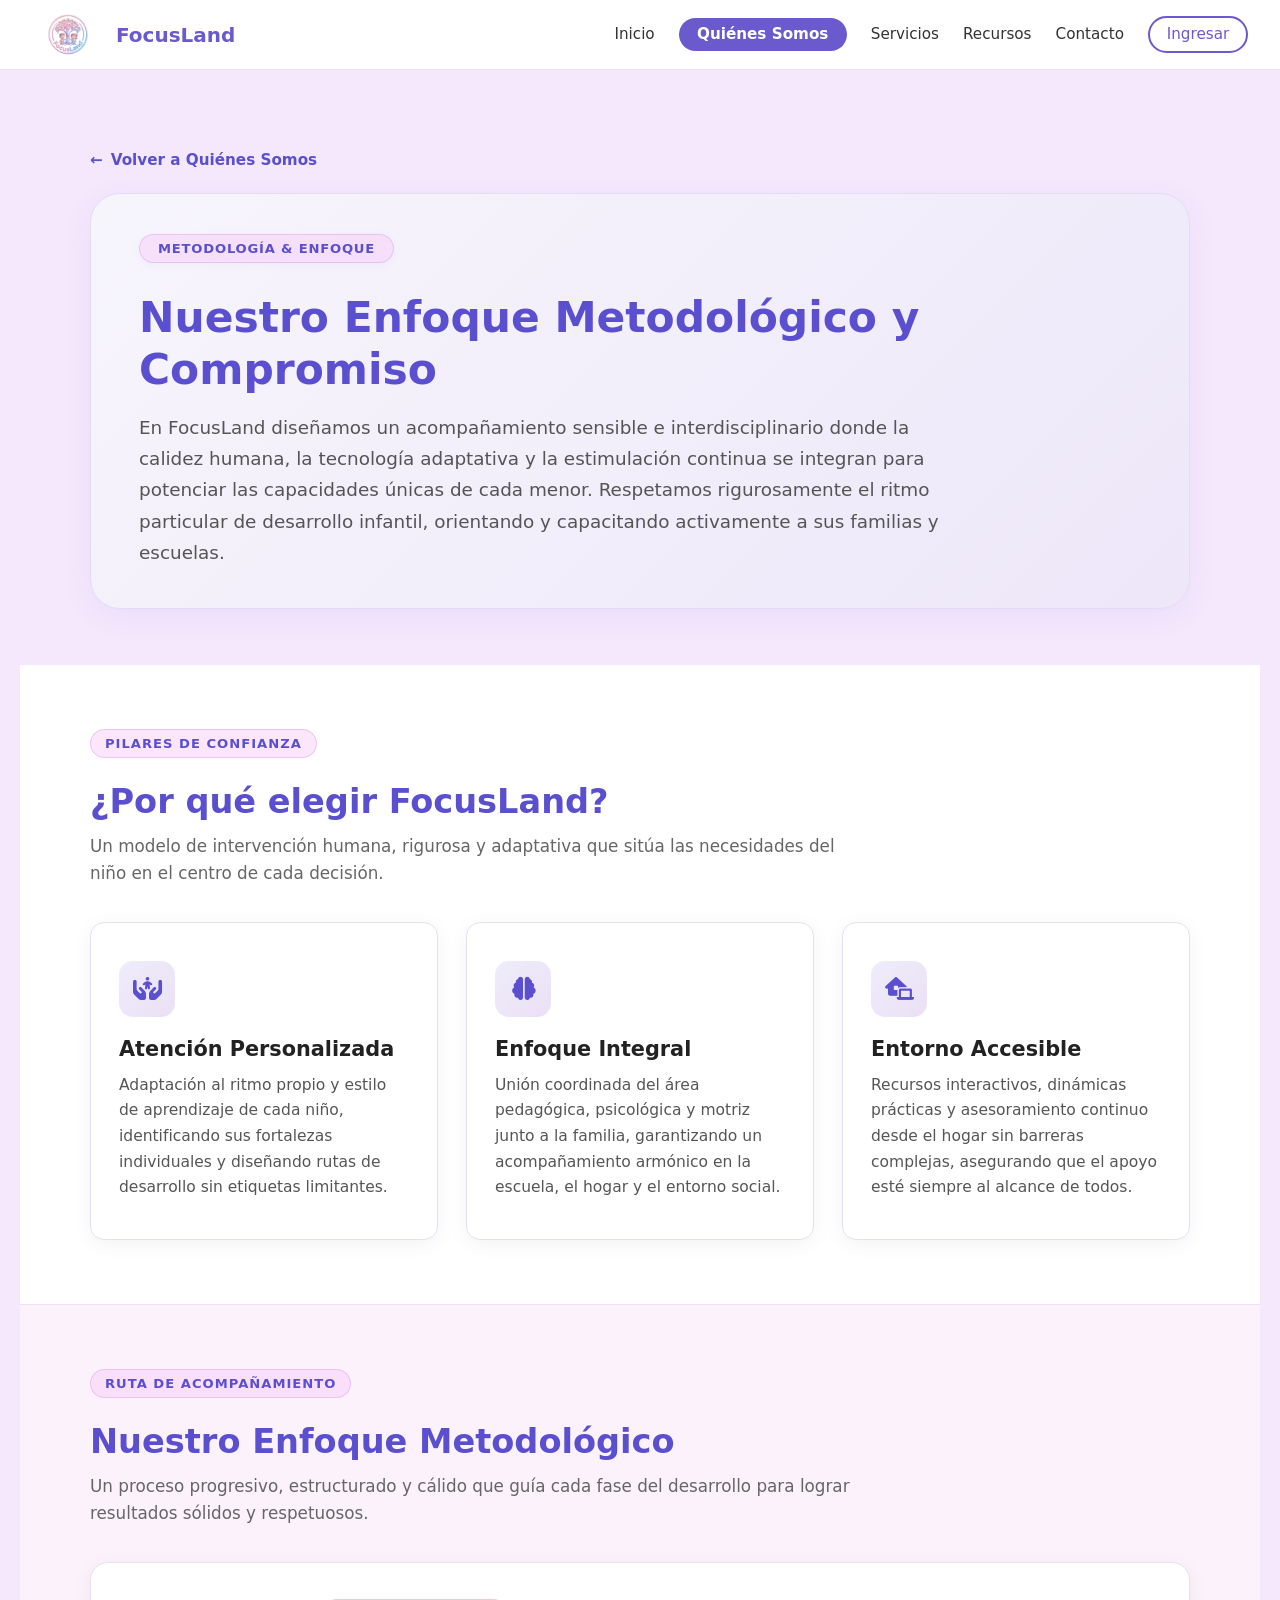
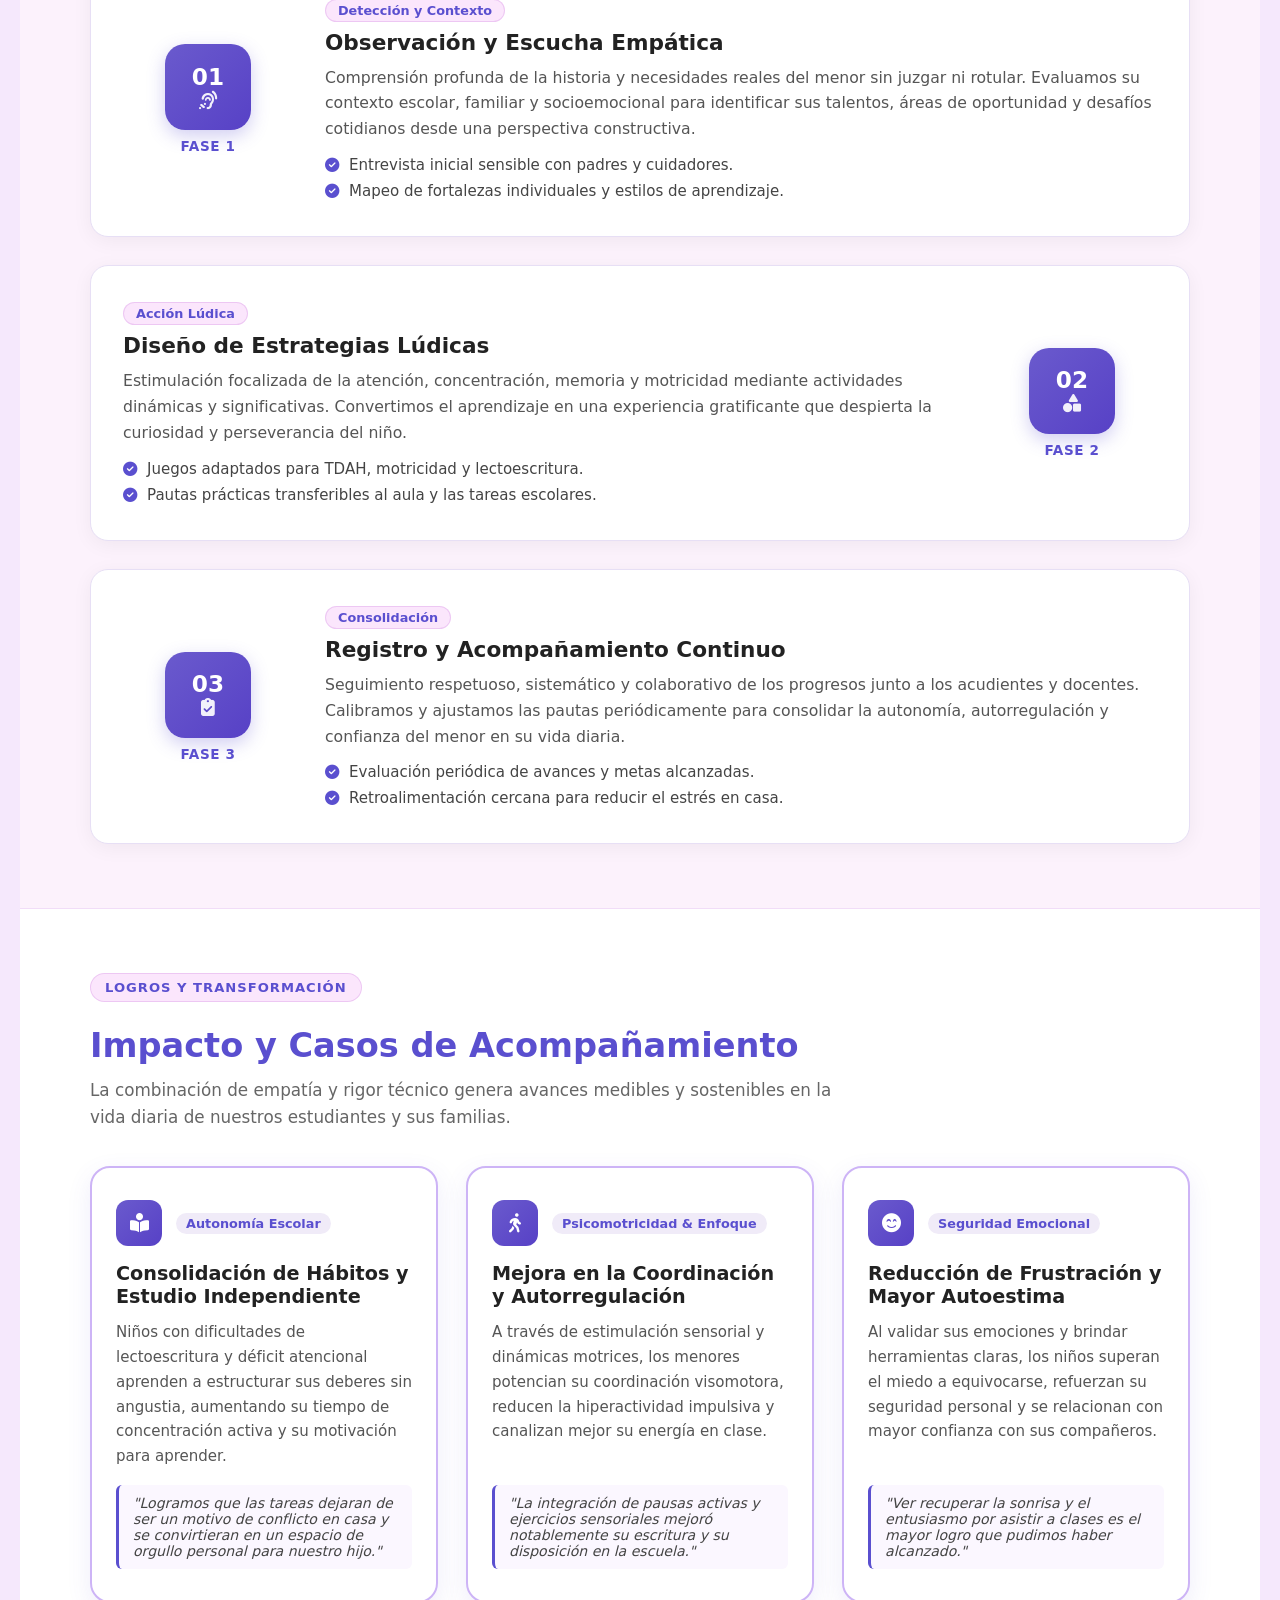
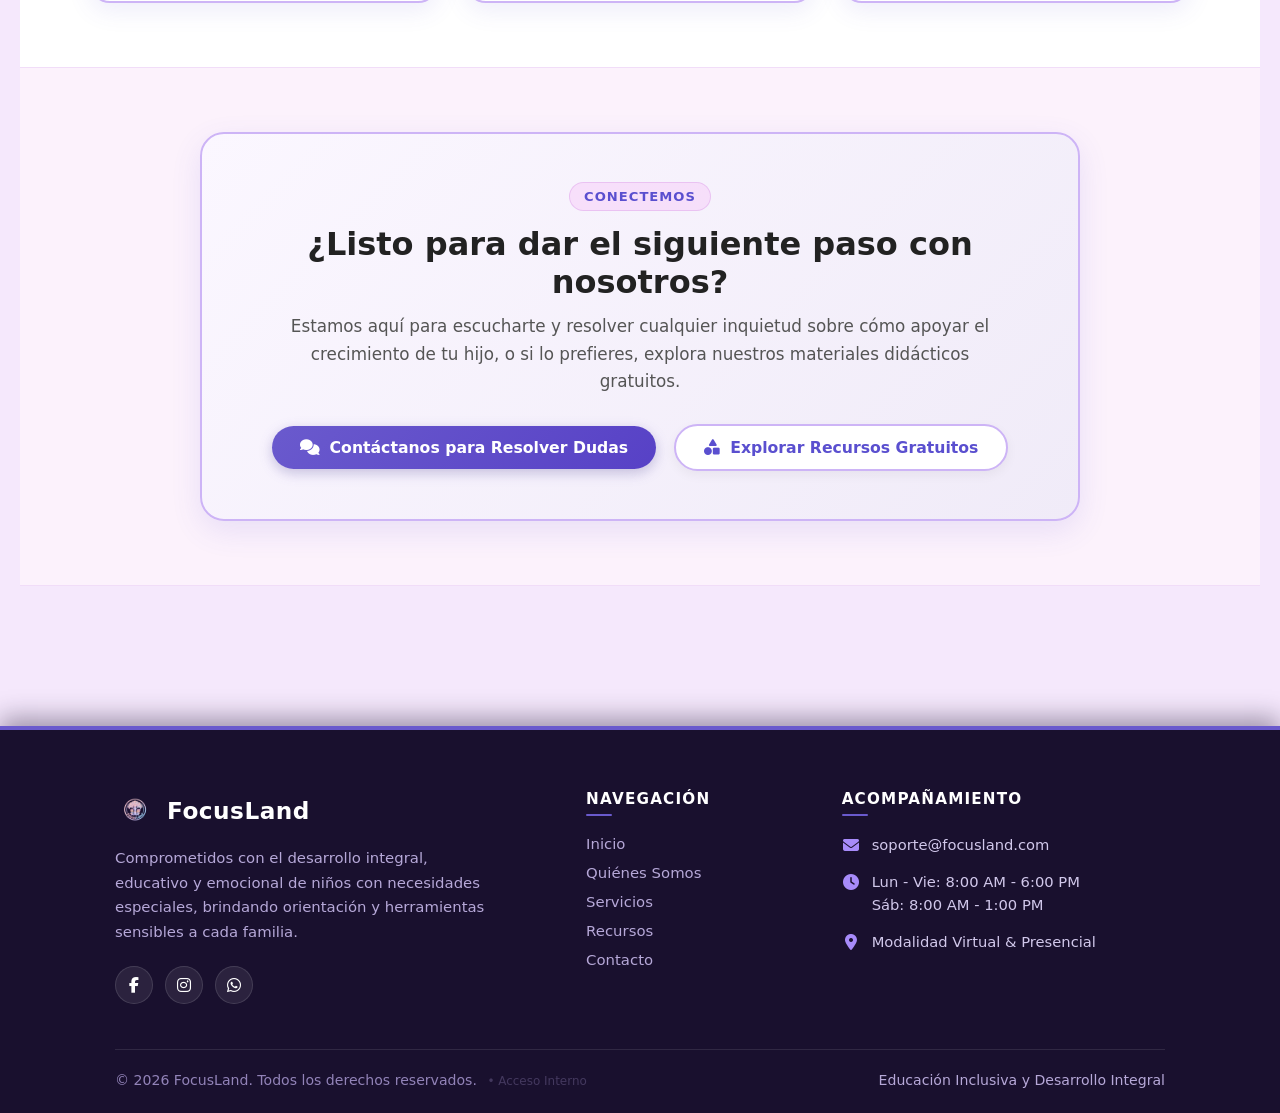
<file: metodologia.html>
<!DOCTYPE html>
<html lang="es">
<head>
    <meta charset="UTF-8">
    <meta name="viewport" content="width=device-width, initial-scale=1.0">
    <title>Nuestro Enfoque Metodológico - FocusLand</title>
    <link href="https://fonts.googleapis.com/css2?family=Poppins:wght@300;400;600;700&display=swap" rel="stylesheet">
    <link rel="stylesheet" href="https://cdnjs.cloudflare.com/ajax/libs/font-awesome/6.4.0/css/all.min.css">
    <link rel="stylesheet" href="assets/css/style.css?v=8">
    <link rel="stylesheet" href="assets/css/menu.css?v=8">
    <link rel="stylesheet" href="assets/css/contacto.css?v=8">
</head>
<body>

<header class="navbar">
    <a href="index.html" class="navbar-brand">
        <img src="assets/imagenes/logo.png" alt="Logo FocusLand">
        <span>FocusLand</span>
    </a>

    <button id="menuToggle" class="menu-toggle" aria-label="Abrir menú" aria-expanded="false">
        <i class="fas fa-bars"></i>
    </button>

    <nav class="nav-menu">
        <ul class="nav-links">
            <li><a href="index.html">Inicio</a></li>
            <li><a href="quienes-somos.html" class="active">Quiénes Somos</a></li>
            <li><a href="servicios.html">Servicios</a></li>
            <li><a href="recursos.html">Recursos</a></li>
            <li><a href="contacto.php">Contacto</a></li>
            <li><a href="login.php" class="btn-ingresar">Ingresar</a></li>
        </ul>
    </nav>
</header>

<main>
    <!-- Contenedor superior con botón de retorno y tarjeta de encabezado -->
    <section class="met-top-section">
        <div class="met-container">
            <!-- Botón de retorno independiente fuera de la tarjeta -->
            <div class="met-back-wrapper">
                <a href="quienes-somos.html" class="back-link">
                    <span class="back-arrow">←</span> Volver a Quiénes Somos
                </a>
            </div>

            <!-- Tarjeta de encabezado con esquinas redondeadas tipo cápsula -->
            <div class="met-hero-card">
                <span class="met-badge">Metodología & Enfoque</span>
                <h1 class="met-hero-title-left">Nuestro Enfoque Metodológico y Compromiso</h1>
                <p class="met-hero-subtitle-left">
                    En FocusLand diseñamos un acompañamiento sensible e interdisciplinario donde la calidez humana, la tecnología adaptativa y la estimulación continua se integran para potenciar las capacidades únicas de cada menor. Respetamos rigurosamente el ritmo particular de desarrollo infantil, orientando y capacitando activamente a sus familias y escuelas.
                </p>
            </div>
        </div>
    </section>

    <!-- Sección 1: ¿Por qué elegir FocusLand? (Pilares de Confianza) -->
    <section class="met-section met-section-white" id="pilares">
        <div class="met-container">
            <div class="met-header-row">
                <div class="met-header-left">
                    <span class="badge-sub">Pilares de Confianza</span>
                    <h2>¿Por qué elegir FocusLand?</h2>
                    <p>Un modelo de intervención humana, rigurosa y adaptativa que sitúa las necesidades del niño en el centro de cada decisión.</p>
                </div>
            </div>

            <div class="met-cards-grid-3">
                <div class="met-pilar-card">
                    <div class="met-pilar-icon">
                        <i class="fa-solid fa-hands-holding-child"></i>
                    </div>
                    <h3>Atención Personalizada</h3>
                    <p>Adaptación al ritmo propio y estilo de aprendizaje de cada niño, identificando sus fortalezas individuales y diseñando rutas de desarrollo sin etiquetas limitantes.</p>
                </div>

                <div class="met-pilar-card">
                    <div class="met-pilar-icon">
                        <i class="fa-solid fa-brain"></i>
                    </div>
                    <h3>Enfoque Integral</h3>
                    <p>Unión coordinada del área pedagógica, psicológica y motriz junto a la familia, garantizando un acompañamiento armónico en la escuela, el hogar y el entorno social.</p>
                </div>

                <div class="met-pilar-card">
                    <div class="met-pilar-icon">
                        <i class="fa-solid fa-house-laptop"></i>
                    </div>
                    <h3>Entorno Accesible</h3>
                    <p>Recursos interactivos, dinámicas prácticas y asesoramiento continuo desde el hogar sin barreras complejas, asegurando que el apoyo esté siempre al alcance de todos.</p>
                </div>
            </div>
        </div>
    </section>

    <!-- Sección 2: Nuestro Enfoque Metodológico (Proceso Paso a Paso) -->
    <section class="met-section met-section-soft" id="proceso">
        <div class="met-container">
            <div class="met-header-row">
                <div class="met-header-left">
                    <span class="badge-sub">Ruta de Acompañamiento</span>
                    <h2>Nuestro Enfoque Metodológico</h2>
                    <p>Un proceso progresivo, estructurado y cálido que guía cada fase del desarrollo para lograr resultados sólidos y respetuosos.</p>
                </div>
            </div>

            <!-- Timeline dinámico alternado -->
            <div class="met-timeline">
                <!-- Fase 1: Detalle a la izquierda, contenido a la derecha -->
                <div class="met-timeline-item met-item-left">
                    <div class="met-timeline-badge-col">
                        <div class="met-phase-bubble">
                            <span class="met-phase-num">01</span>
                            <i class="fa-solid fa-ear-listen"></i>
                        </div>
                        <span class="met-phase-label">Fase 1</span>
                    </div>
                    <div class="met-timeline-content-col">
                        <span class="met-tag-step">Detección y Contexto</span>
                        <h3>Observación y Escucha Empática</h3>
                        <p>
                            Comprensión profunda de la historia y necesidades reales del menor sin juzgar ni rotular. Evaluamos su contexto escolar, familiar y socioemocional para identificar sus talentos, áreas de oportunidad y desafíos cotidianos desde una perspectiva constructiva.
                        </p>
                        <ul class="met-step-points">
                            <li><i class="fa-solid fa-circle-check"></i> Entrevista inicial sensible con padres y cuidadores.</li>
                            <li><i class="fa-solid fa-circle-check"></i> Mapeo de fortalezas individuales y estilos de aprendizaje.</li>
                        </ul>
                    </div>
                </div>

                <!-- Fase 2: Invertida: Contenido a la izquierda, detalle a la derecha -->
                <div class="met-timeline-item met-item-right">
                    <div class="met-timeline-content-col">
                        <span class="met-tag-step">Acción Lúdica</span>
                        <h3>Diseño de Estrategias Lúdicas</h3>
                        <p>
                            Estimulación focalizada de la atención, concentración, memoria y motricidad mediante actividades dinámicas y significativas. Convertimos el aprendizaje en una experiencia gratificante que despierta la curiosidad y perseverancia del niño.
                        </p>
                        <ul class="met-step-points">
                            <li><i class="fa-solid fa-circle-check"></i> Juegos adaptados para TDAH, motricidad y lectoescritura.</li>
                            <li><i class="fa-solid fa-circle-check"></i> Pautas prácticas transferibles al aula y las tareas escolares.</li>
                        </ul>
                    </div>
                    <div class="met-timeline-badge-col">
                        <div class="met-phase-bubble">
                            <span class="met-phase-num">02</span>
                            <i class="fa-solid fa-shapes"></i>
                        </div>
                        <span class="met-phase-label">Fase 2</span>
                    </div>
                </div>

                <!-- Fase 3: Detalle a la izquierda, contenido a la derecha -->
                <div class="met-timeline-item met-item-left">
                    <div class="met-timeline-badge-col">
                        <div class="met-phase-bubble">
                            <span class="met-phase-num">03</span>
                            <i class="fa-solid fa-clipboard-check"></i>
                        </div>
                        <span class="met-phase-label">Fase 3</span>
                    </div>
                    <div class="met-timeline-content-col">
                        <span class="met-tag-step">Consolidación</span>
                        <h3>Registro y Acompañamiento Continuo</h3>
                        <p>
                            Seguimiento respetuoso, sistemático y colaborativo de los progresos junto a los acudientes y docentes. Calibramos y ajustamos las pautas periódicamente para consolidar la autonomía, autorregulación y confianza del menor en su vida diaria.
                        </p>
                        <ul class="met-step-points">
                            <li><i class="fa-solid fa-circle-check"></i> Evaluación periódica de avances y metas alcanzadas.</li>
                            <li><i class="fa-solid fa-circle-check"></i> Retroalimentación cercana para reducir el estrés en casa.</li>
                        </ul>
                    </div>
                </div>
            </div>
        </div>
    </section>

    <!-- Sección 3: Impacto y Casos de Acompañamiento -->
    <section class="met-section met-section-white" id="impacto">
        <div class="met-container">
            <div class="met-header-row">
                <div class="met-header-left">
                    <span class="badge-sub">Logros y Transformación</span>
                    <h2>Impacto y Casos de Acompañamiento</h2>
                    <p>La combinación de empatía y rigor técnico genera avances medibles y sostenibles en la vida diaria de nuestros estudiantes y sus familias.</p>
                </div>
            </div>

            <div class="met-impact-grid">
                <!-- Caso 1 -->
                <div class="met-impact-card">
                    <div class="met-impact-top">
                        <div class="met-impact-icon">
                            <i class="fa-solid fa-book-open-reader"></i>
                        </div>
                        <span class="met-impact-tag">Autonomía Escolar</span>
                    </div>
                    <h3>Consolidación de Hábitos y Estudio Independiente</h3>
                    <p>
                        Niños con dificultades de lectoescritura y déficit atencional aprenden a estructurar sus deberes sin angustia, aumentando su tiempo de concentración activa y su motivación para aprender.
                    </p>
                    <div class="met-quote-box">
                        "Logramos que las tareas dejaran de ser un motivo de conflicto en casa y se convirtieran en un espacio de orgullo personal para nuestro hijo."
                    </div>
                </div>

                <!-- Caso 2 -->
                <div class="met-impact-card">
                    <div class="met-impact-top">
                        <div class="met-impact-icon">
                            <i class="fa-solid fa-person-walking"></i>
                        </div>
                        <span class="met-impact-tag">Psicomotricidad & Enfoque</span>
                    </div>
                    <h3>Mejora en la Coordinación y Autorregulación</h3>
                    <p>
                        A través de estimulación sensorial y dinámicas motrices, los menores potencian su coordinación visomotora, reducen la hiperactividad impulsiva y canalizan mejor su energía en clase.
                    </p>
                    <div class="met-quote-box">
                        "La integración de pausas activas y ejercicios sensoriales mejoró notablemente su escritura y su disposición en la escuela."
                    </div>
                </div>

                <!-- Caso 3 -->
                <div class="met-impact-card">
                    <div class="met-impact-top">
                        <div class="met-impact-icon">
                            <i class="fa-solid fa-face-smile-beam"></i>
                        </div>
                        <span class="met-impact-tag">Seguridad Emocional</span>
                    </div>
                    <h3>Reducción de Frustración y Mayor Autoestima</h3>
                    <p>
                        Al validar sus emociones y brindar herramientas claras, los niños superan el miedo a equivocarse, refuerzan su seguridad personal y se relacionan con mayor confianza con sus compañeros.
                    </p>
                    <div class="met-quote-box">
                        "Ver recuperar la sonrisa y el entusiasmo por asistir a clases es el mayor logro que pudimos haber alcanzado."
                    </div>
                </div>
            </div>
        </div>
    </section>

    <!-- Sección 4: Llamada a la Acción Final (CTA) -->
    <section class="met-section met-section-soft" id="cta-metodologia">
        <div class="met-container">
            <div class="met-cta-box">
                <span class="badge-sub">Conectemos</span>
                <h2>¿Listo para dar el siguiente paso con nosotros?</h2>
                <p>
                    Estamos aquí para escucharte y resolver cualquier inquietud sobre cómo apoyar el crecimiento de tu hijo, o si lo prefieres, explora nuestros materiales didácticos gratuitos.
                </p>
                <div class="met-cta-actions">
                    <a href="contacto.php" class="btn-cta-section">
                        <i class="fa-solid fa-comments"></i> Contáctanos para Resolver Dudas
                    </a>
                    <a href="recursos.html" class="btn-cta-secondary">
                        <i class="fa-solid fa-shapes"></i> Explorar Recursos Gratuitos
                    </a>
                </div>
            </div>
        </div>
    </section>
</main>

<!-- Footer Limpio, Estructurado y Estético -->
<footer class="footer-moderno" id="contacto-footer">
    <div class="footer-wrap">
        <div class="footer-grid">
            <!-- Columna 1: Marca y Propósito -->
            <div class="footer-col footer-col-brand">
                <div class="footer-brand">
                    <img src="assets/imagenes/logo.png" alt="Logo FocusLand" class="footer-logo">
                    <span class="footer-brand-name">FocusLand</span>
                </div>
                <p class="footer-bio">
                    Comprometidos con el desarrollo integral, educativo y emocional de niños con necesidades especiales, brindando orientación y herramientas sensibles a cada familia.
                </p>
                <div class="footer-social">
                    <a href="https://facebook.com" target="_blank" aria-label="Facebook"><i class="fab fa-facebook-f"></i></a>
                    <a href="https://instagram.com" target="_blank" aria-label="Instagram"><i class="fab fa-instagram"></i></a>
                    <a href="https://wa.me" target="_blank" aria-label="WhatsApp"><i class="fab fa-whatsapp"></i></a>
                </div>
            </div>

            <!-- Columna 2: Navegación Rápida -->
            <div class="footer-col footer-col-nav">
                <h4 class="footer-title">Navegación</h4>
                <ul class="footer-links">
                    <li><a href="index.html">Inicio</a></li>
                    <li><a href="quienes-somos.html">Quiénes Somos</a></li>
                    <li><a href="servicios.html">Servicios</a></li>
                    <li><a href="recursos.html">Recursos</a></li>
                    <li><a href="contacto.php">Contacto</a></li>
                </ul>
            </div>

            <!-- Columna 3: Atención y Contacto -->
            <div class="footer-col footer-col-info">
                <h4 class="footer-title">Acompañamiento</h4>
                <div class="footer-contact-list">
                    <div class="footer-contact-item">
                        <i class="fa-solid fa-envelope"></i>
                        <a href="mailto:soporte@focusland.com">soporte@focusland.com</a>
                    </div>
                    <div class="footer-contact-item">
                        <i class="fa-solid fa-clock"></i>
                        <span>Lun - Vie: 8:00 AM - 6:00 PM<br>Sáb: 8:00 AM - 1:00 PM</span>
                    </div>
                    <div class="footer-contact-item">
                        <i class="fa-solid fa-location-dot"></i>
                        <span>Modalidad Virtual & Presencial</span>
                    </div>
                </div>
            </div>
        </div>

        <!-- Línea divisoria inferior (Bottom bar) -->
        <div class="footer-bottom">
            <p class="footer-copy">© 2026 FocusLand. Todos los derechos reservados. <a href="admin/login.php" class="admin-discreet-link" title="Acceso Administrativo" aria-label="Acceso Interno">• Acceso Interno</a></p>
            <p class="footer-tagline">Educación Inclusiva y Desarrollo Integral</p>
        </div>
    </div>
</footer>

<script src="assets/js/main.js"></script>
</body>
</html>
</file>
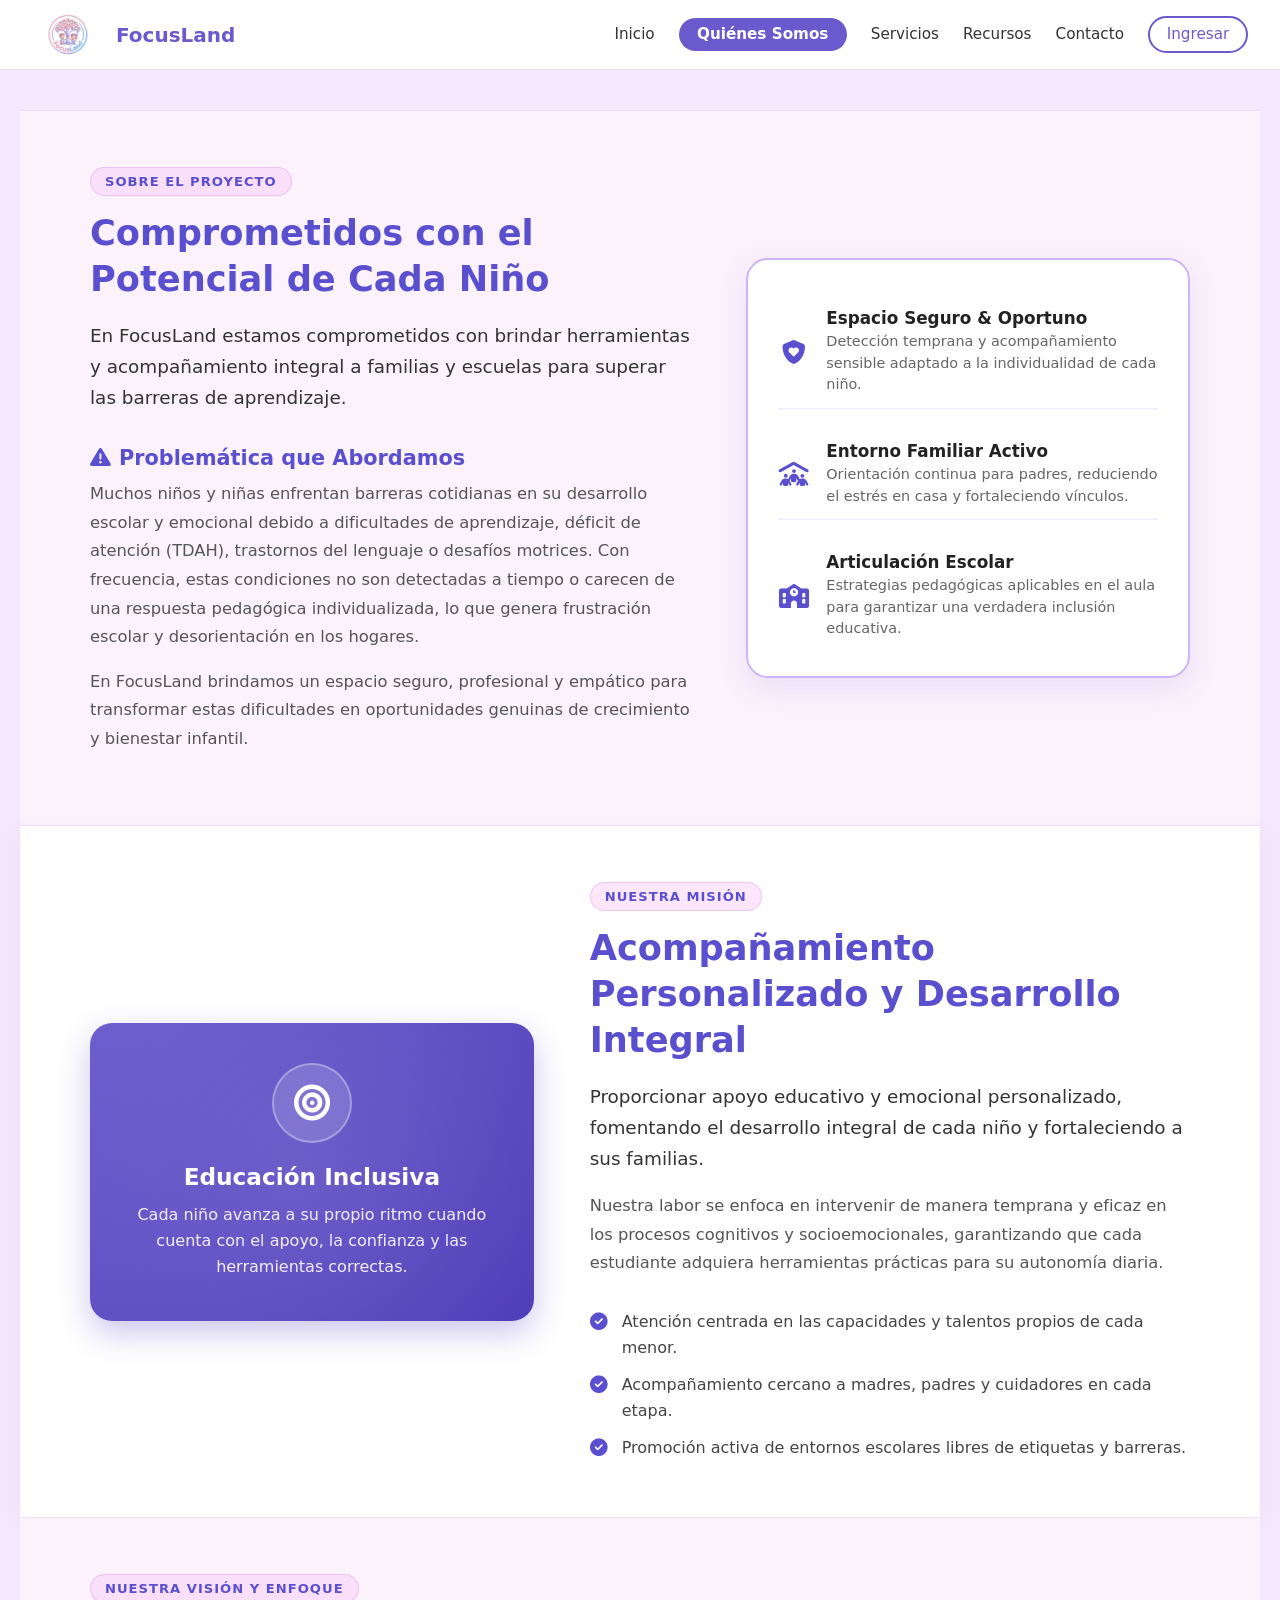
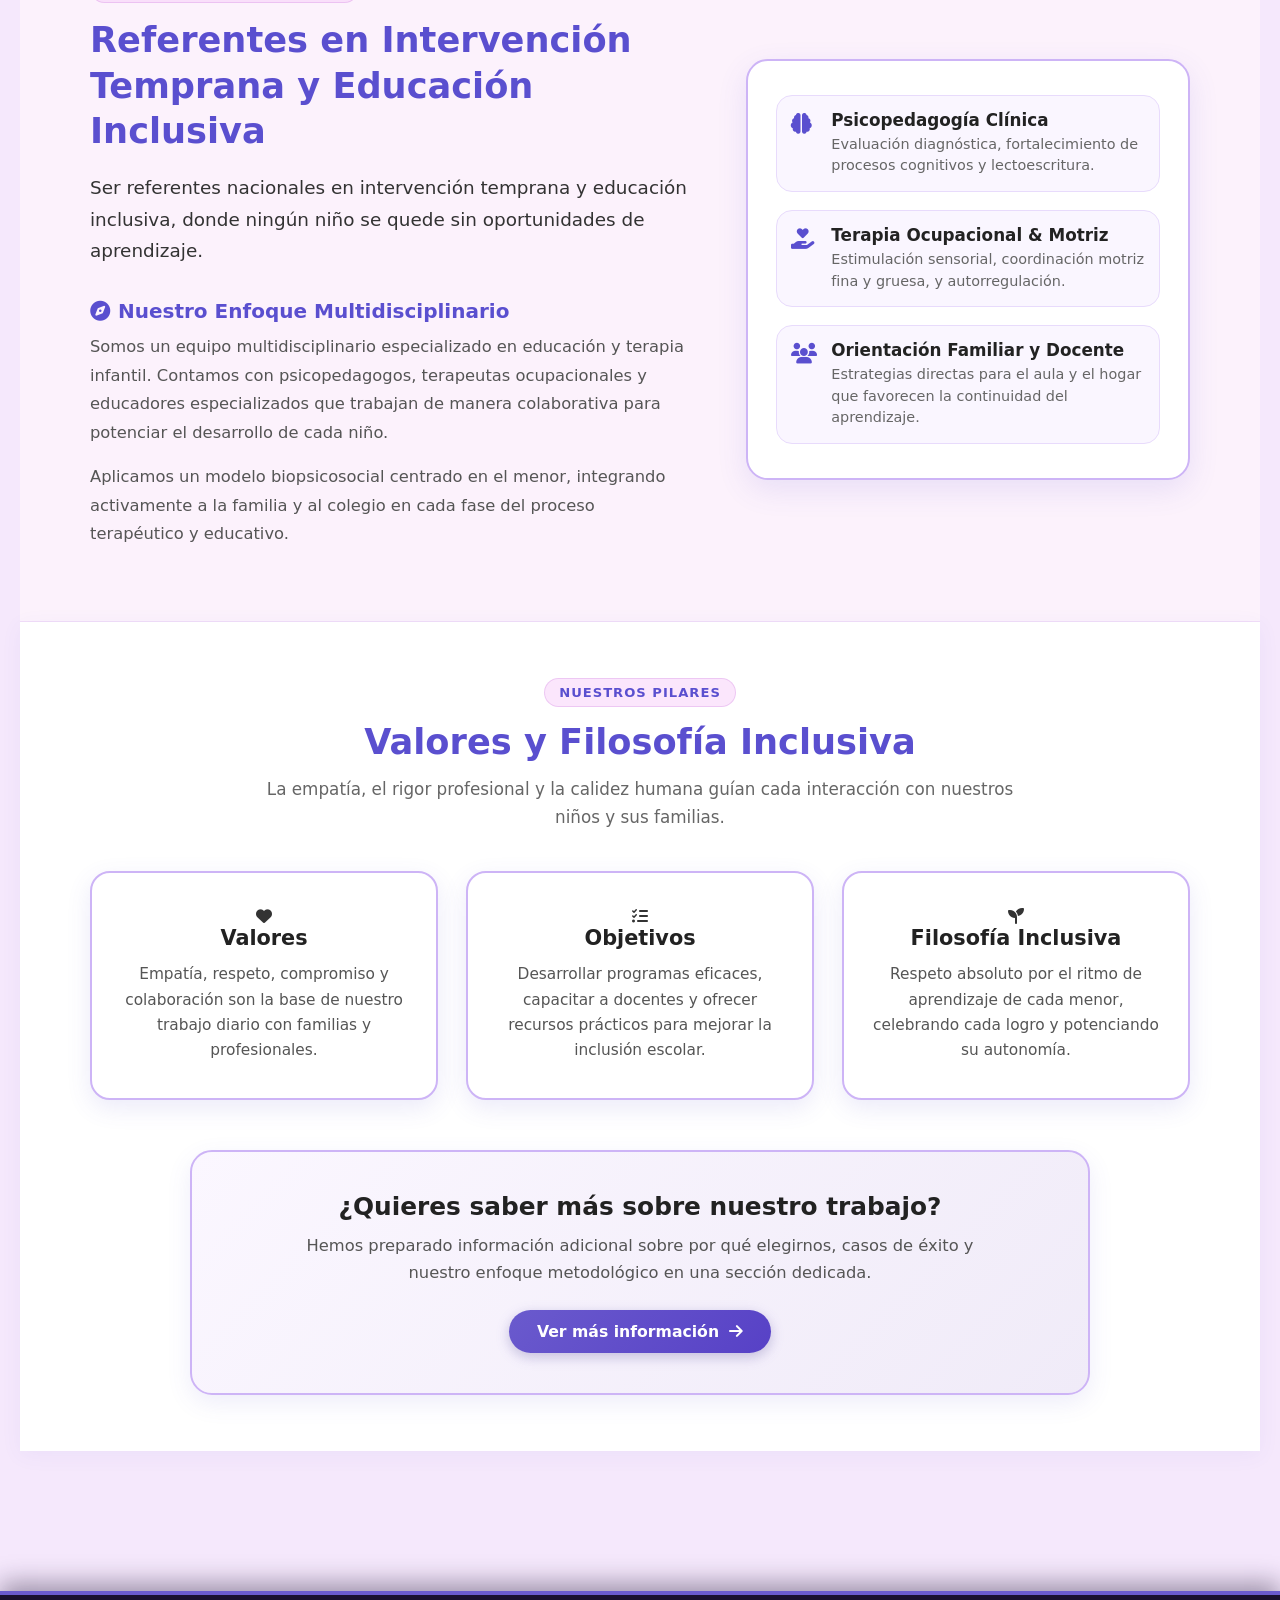
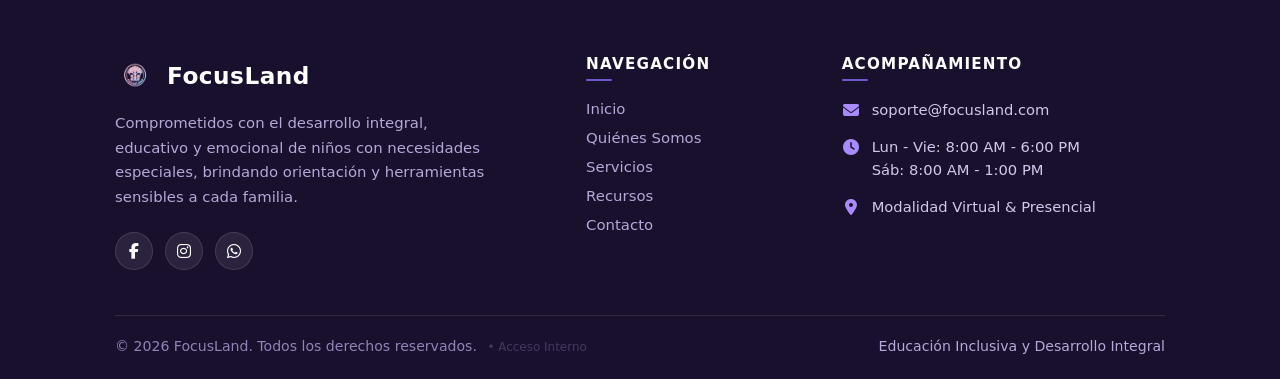
<file: quienes-somos.html>
<!DOCTYPE html>
<html lang="es">
<head>
    <meta charset="UTF-8">
    <meta name="viewport" content="width=device-width, initial-scale=1.0">
    <title>Quiénes Somos - FocusLand</title>
    <link href="https://fonts.googleapis.com/css2?family=Poppins:wght@300;400;600;700&display=swap" rel="stylesheet">
    <link rel="stylesheet" href="https://cdnjs.cloudflare.com/ajax/libs/font-awesome/6.4.0/css/all.min.css">
    <link rel="stylesheet" href="assets/css/style.css?v=7">
    <link rel="stylesheet" href="assets/css/menu.css?v=7">
    <link rel="stylesheet" href="assets/css/contacto.css?v=7">
</head>
<body>

<header class="navbar">
    <a href="index.html" class="navbar-brand">
        <img src="assets/imagenes/logo.png" alt="Logo FocusLand">
        <span>FocusLand</span>
    </a>

    <button id="menuToggle" class="menu-toggle" aria-label="Abrir menú" aria-expanded="false">
        <i class="fas fa-bars"></i>
    </button>

    <nav class="nav-menu">
        <ul class="nav-links">
            <li><a href="index.html">Inicio</a></li>
            <li><a href="quienes-somos.html" class="active">Quiénes Somos</a></li>
            <li><a href="servicios.html">Servicios</a></li>
            <li><a href="recursos.html">Recursos</a></li>
            <li><a href="contacto.php">Contacto</a></li>
            <li><a href="login.php" class="btn-ingresar">Ingresar</a></li>
        </ul>
    </nav>
</header>

<main>
    <!-- Bloque 1: Propósito y Presentación (Orientación Izquierda) -->
    <section class="qs-section qs-section-soft" id="proposito">
        <div class="qs-container">
            <div class="qs-grid-2">
                <!-- Lado Izquierdo: Título y Problemática -->
                <div class="qs-info">
                    <span class="badge-sub">Sobre el Proyecto</span>
                    <h1 class="qs-title">Comprometidos con el Potencial de Cada Niño</h1>
                    <p class="qs-text-lead">
                        En FocusLand estamos comprometidos con brindar herramientas y acompañamiento integral a familias y escuelas para superar las barreras de aprendizaje.
                    </p>
                    <h3 style="color: #5A4FCF; font-size: 1.3rem; margin: 15px 0 10px; font-weight: 700;">
                        <i class="fa-solid fa-triangle-exclamation" style="margin-right: 8px; color: #5A4FCF;"></i>Problemática que Abordamos
                    </h3>
                    <p class="qs-text">
                        Muchos niños y niñas enfrentan barreras cotidianas en su desarrollo escolar y emocional debido a dificultades de aprendizaje, déficit de atención (TDAH), trastornos del lenguaje o desafíos motrices. Con frecuencia, estas condiciones no son detectadas a tiempo o carecen de una respuesta pedagógica individualizada, lo que genera frustración escolar y desorientación en los hogares.
                    </p>
                    <p class="qs-text">
                        En FocusLand brindamos un espacio seguro, profesional y empático para transformar estas dificultades en oportunidades genuinas de crecimiento y bienestar infantil.
                    </p>
                </div>

                <!-- Lado Derecho: Panel Visual de Apoyo -->
                <div class="qs-feature-card">
                    <div class="qs-card-highlight">
                        <i class="fa-solid fa-shield-heart"></i>
                        <div class="qs-card-highlight-text">
                            <h4>Espacio Seguro & Oportuno</h4>
                            <p>Detección temprana y acompañamiento sensible adaptado a la individualidad de cada niño.</p>
                        </div>
                    </div>
                    <div class="qs-card-highlight">
                        <i class="fa-solid fa-people-roof"></i>
                        <div class="qs-card-highlight-text">
                            <h4>Entorno Familiar Activo</h4>
                            <p>Orientación continua para padres, reduciendo el estrés en casa y fortaleciendo vínculos.</p>
                        </div>
                    </div>
                    <div class="qs-card-highlight">
                        <i class="fa-solid fa-school"></i>
                        <div class="qs-card-highlight-text">
                            <h4>Articulación Escolar</h4>
                            <p>Estrategias pedagógicas aplicables en el aula para garantizar una verdadera inclusión educativa.</p>
                        </div>
                    </div>
                </div>
            </div>
        </div>
    </section>

    <!-- Bloque 2: Nuestra Misión (Inversión Right a Left) -->
    <section class="qs-section qs-section-light" id="mision">
        <div class="qs-container">
            <div class="qs-grid-2-rev">
                <!-- Lado Izquierdo: Gráfico Distintivo -->
                <div class="qs-mission-banner">
                    <div class="icon-circle-lg">
                        <i class="fa-solid fa-bullseye"></i>
                    </div>
                    <h3>Educación Inclusiva</h3>
                    <p>Cada niño avanza a su propio ritmo cuando cuenta con el apoyo, la confianza y las herramientas correctas.</p>
                </div>

                <!-- Lado Derecho: Texto de la Misión y Puntos Clave -->
                <div class="qs-info">
                    <span class="badge-sub">Nuestra Misión</span>
                    <h2 class="qs-title">Acompañamiento Personalizado y Desarrollo Integral</h2>
                    <p class="qs-text-lead">
                        Proporcionar apoyo educativo y emocional personalizado, fomentando el desarrollo integral de cada niño y fortaleciendo a sus familias.
                    </p>
                    <p class="qs-text">
                        Nuestra labor se enfoca en intervenir de manera temprana y eficaz en los procesos cognitivos y socioemocionales, garantizando que cada estudiante adquiera herramientas prácticas para su autonomía diaria.
                    </p>
                    <ul class="qs-check-list">
                        <li class="qs-check-item">
                            <i class="fa-solid fa-circle-check"></i>
                            <span>Atención centrada en las capacidades y talentos propios de cada menor.</span>
                        </li>
                        <li class="qs-check-item">
                            <i class="fa-solid fa-circle-check"></i>
                            <span>Acompañamiento cercano a madres, padres y cuidadores en cada etapa.</span>
                        </li>
                        <li class="qs-check-item">
                            <i class="fa-solid fa-circle-check"></i>
                            <span>Promoción activa de entornos escolares libres de etiquetas y barreras.</span>
                        </li>
                    </ul>
                </div>
            </div>
        </div>
    </section>

    <!-- Bloque 3: Nuestra Visión y Enfoque (Vuelta a la Izquierda) -->
    <section class="qs-section qs-section-soft" id="vision-enfoque">
        <div class="qs-container">
            <div class="qs-grid-2">
                <!-- Lado Izquierdo: Visión y Metas Futuras -->
                <div class="qs-info">
                    <span class="badge-sub">Nuestra Visión y Enfoque</span>
                    <h2 class="qs-title">Referentes en Intervención Temprana y Educación Inclusiva</h2>
                    <p class="qs-text-lead">
                        Ser referentes nacionales en intervención temprana y educación inclusiva, donde ningún niño se quede sin oportunidades de aprendizaje.
                    </p>
                    <h3 style="color: #5A4FCF; font-size: 1.25rem; margin: 15px 0 10px; font-weight: 700;">
                        <i class="fa-solid fa-compass" style="margin-right: 8px; color: #5A4FCF;"></i>Nuestro Enfoque Multidisciplinario
                    </h3>
                    <p class="qs-text">
                        Somos un equipo multidisciplinario especializado en educación y terapia infantil. Contamos con psicopedagogos, terapeutas ocupacionales y educadores especializados que trabajan de manera colaborativa para potenciar el desarrollo de cada niño.
                    </p>
                    <p class="qs-text">
                        Aplicamos un modelo biopsicosocial centrado en el menor, integrando activamente a la familia y al colegio en cada fase del proceso terapéutico y educativo.
                    </p>
                </div>

                <!-- Lado Derecho: Pilares Multidisciplinarios -->
                <div class="qs-pillars-card">
                    <div class="qs-pillar-item">
                        <i class="fa-solid fa-brain"></i>
                        <div class="qs-pillar-text">
                            <h4>Psicopedagogía Clínica</h4>
                            <p>Evaluación diagnóstica, fortalecimiento de procesos cognitivos y lectoescritura.</p>
                        </div>
                    </div>
                    <div class="qs-pillar-item">
                        <i class="fa-solid fa-hand-holding-heart"></i>
                        <div class="qs-pillar-text">
                            <h4>Terapia Ocupacional & Motriz</h4>
                            <p>Estimulación sensorial, coordinación motriz fina y gruesa, y autorregulación.</p>
                        </div>
                    </div>
                    <div class="qs-pillar-item">
                        <i class="fa-solid fa-users"></i>
                        <div class="qs-pillar-text">
                            <h4>Orientación Familiar y Docente</h4>
                            <p>Estrategias directas para el aula y el hogar que favorecen la continuidad del aprendizaje.</p>
                        </div>
                    </div>
                </div>
            </div>
        </div>
    </section>

    <!-- Bloque 4: Valores y Filosofía Inclusiva -->
    <section class="qs-section qs-section-light" id="valores">
        <div class="qs-container">
            <div class="qs-header-center">
                <span class="badge-sub">Nuestros Pilares</span>
                <h2>Valores y Filosofía Inclusiva</h2>
                <p>La empatía, el rigor profesional y la calidez humana guían cada interacción con nuestros niños y sus familias.</p>
            </div>

            <div class="qs-values-grid">
                <div class="qs-val-card">
                    <div class="icon-circle">
                        <i class="fa-solid fa-heart"></i>
                    </div>
                    <h3>Valores</h3>
                    <p>Empatía, respeto, compromiso y colaboración son la base de nuestro trabajo diario con familias y profesionales.</p>
                </div>

                <div class="qs-val-card">
                    <div class="icon-circle">
                        <i class="fa-solid fa-list-check"></i>
                    </div>
                    <h3>Objetivos</h3>
                    <p>Desarrollar programas eficaces, capacitar a docentes y ofrecer recursos prácticos para mejorar la inclusión escolar.</p>
                </div>

                <div class="qs-val-card">
                    <div class="icon-circle">
                        <i class="fa-solid fa-seedling"></i>
                    </div>
                    <h3>Filosofía Inclusiva</h3>
                    <p>Respeto absoluto por el ritmo de aprendizaje de cada menor, celebrando cada logro y potenciando su autonomía.</p>
                </div>
            </div>

            <!-- Panel de Más Información -->
            <div class="qs-cta-box">
                <h3>¿Quieres saber más sobre nuestro trabajo?</h3>
                <p>
                    Hemos preparado información adicional sobre por qué elegirnos, casos de éxito y nuestro enfoque metodológico en una sección dedicada.
                </p>
                <a href="metodologia.html" class="btn-cta-section">Ver más información <i class="fa-solid fa-arrow-right"></i></a>
            </div>
        </div>
    </section>
</main>

<!-- Nuevo Footer Limpio, Estructurado y Estético -->
<footer class="footer-moderno" id="contacto-footer">
    <div class="footer-wrap">
        <div class="footer-grid">
            <!-- Columna 1: Marca y Propósito -->
            <div class="footer-col footer-col-brand">
                <div class="footer-brand">
                    <img src="assets/imagenes/logo.png" alt="Logo FocusLand" class="footer-logo">
                    <span class="footer-brand-name">FocusLand</span>
                </div>
                <p class="footer-bio">
                    Comprometidos con el desarrollo integral, educativo y emocional de niños con necesidades especiales, brindando orientación y herramientas sensibles a cada familia.
                </p>
                <div class="footer-social">
                    <a href="https://facebook.com" target="_blank" aria-label="Facebook"><i class="fab fa-facebook-f"></i></a>
                    <a href="https://instagram.com" target="_blank" aria-label="Instagram"><i class="fab fa-instagram"></i></a>
                    <a href="https://wa.me" target="_blank" aria-label="WhatsApp"><i class="fab fa-whatsapp"></i></a>
                </div>
            </div>

            <!-- Columna 2: Navegación Rápida -->
            <div class="footer-col footer-col-nav">
                <h4 class="footer-title">Navegación</h4>
                <ul class="footer-links">
                    <li><a href="index.html">Inicio</a></li>
                    <li><a href="quienes-somos.html">Quiénes Somos</a></li>
                    <li><a href="servicios.html">Servicios</a></li>
                    <li><a href="recursos.html">Recursos</a></li>
                    <li><a href="contacto.php">Contacto</a></li>
                </ul>
            </div>

            <!-- Columna 3: Atención y Contacto -->
            <div class="footer-col footer-col-info">
                <h4 class="footer-title">Acompañamiento</h4>
                <div class="footer-contact-list">
                    <div class="footer-contact-item">
                        <i class="fa-solid fa-envelope"></i>
                        <a href="mailto:soporte@focusland.com">soporte@focusland.com</a>
                    </div>
                    <div class="footer-contact-item">
                        <i class="fa-solid fa-clock"></i>
                        <span>Lun - Vie: 8:00 AM - 6:00 PM<br>Sáb: 8:00 AM - 1:00 PM</span>
                    </div>
                    <div class="footer-contact-item">
                        <i class="fa-solid fa-location-dot"></i>
                        <span>Modalidad Virtual & Presencial</span>
                    </div>
                </div>
            </div>
        </div>

        <!-- Línea divisoria inferior (Bottom bar) -->
        <div class="footer-bottom">
            <p class="footer-copy">© 2026 FocusLand. Todos los derechos reservados. <a href="admin/login.php" class="admin-discreet-link" title="Acceso Administrativo" aria-label="Acceso Interno">• Acceso Interno</a></p>
            <p class="footer-tagline">Educación Inclusiva y Desarrollo Integral</p>
        </div>
    </div>
</footer>

<script src="assets/js/main.js"></script>
</body>
</html>
</file>
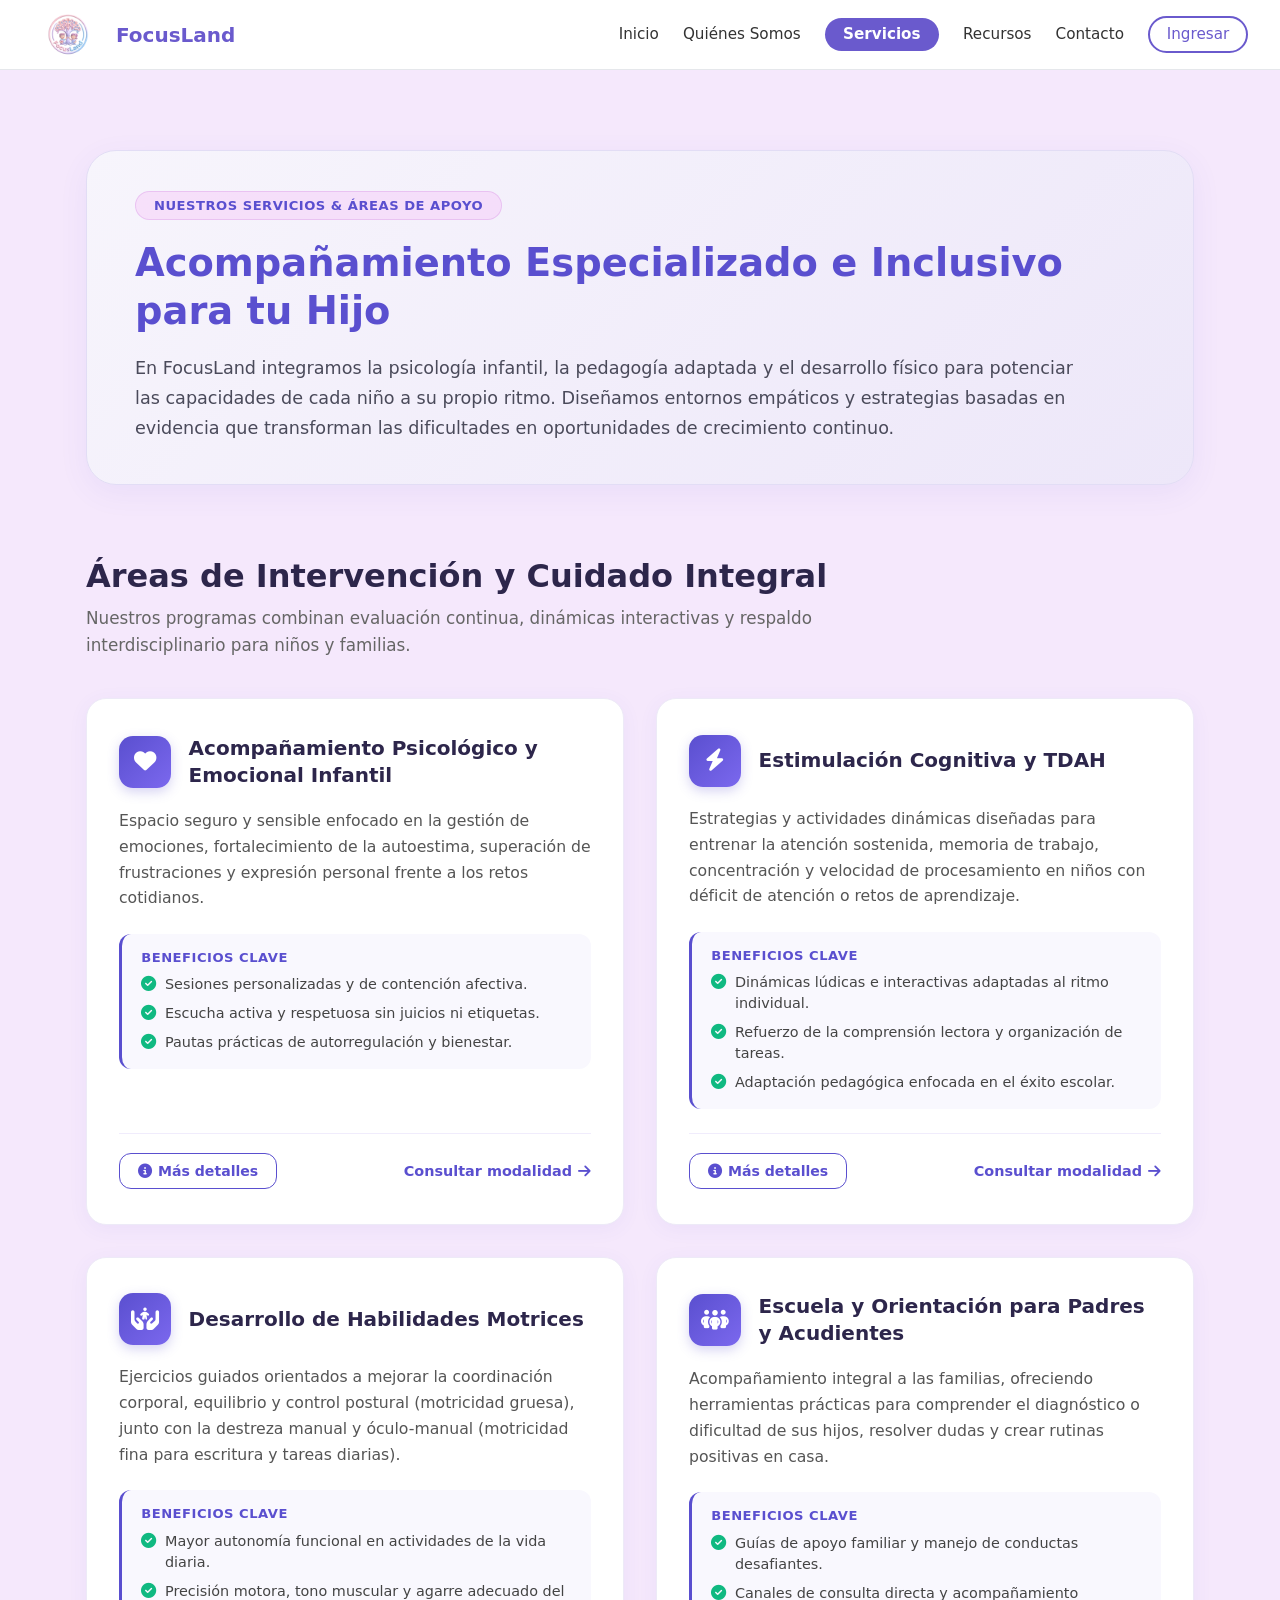
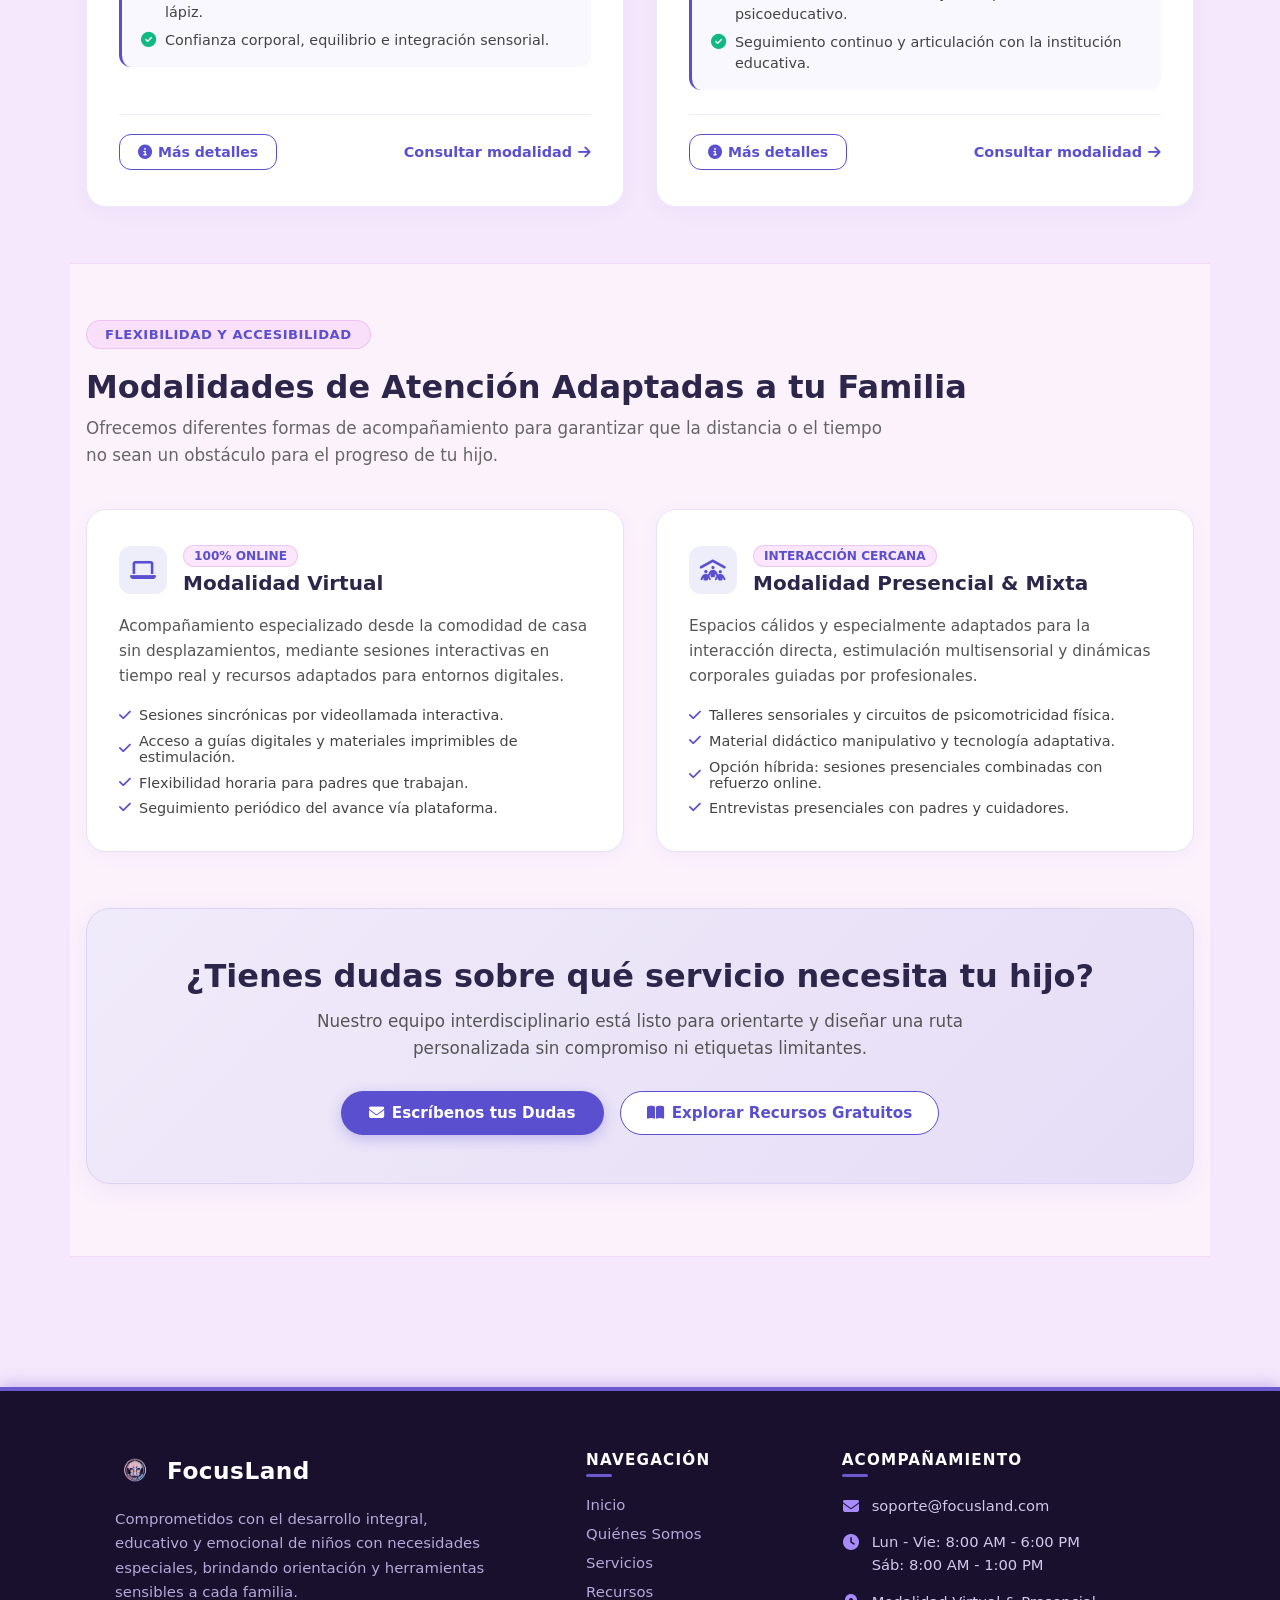
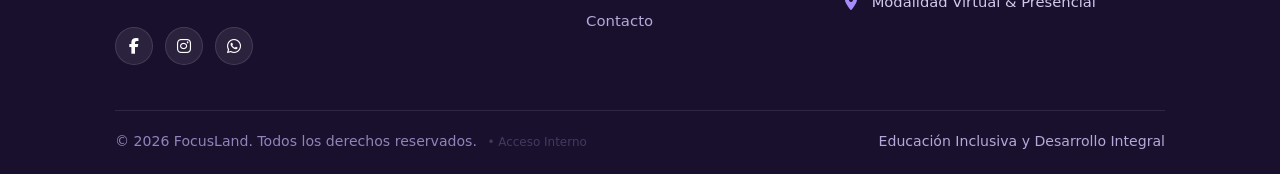
<file: servicios.html>
<!DOCTYPE html>
<html lang="es">
<head>
    <meta charset="UTF-8">
    <meta name="viewport" content="width=device-width, initial-scale=1.0">
    <title>Servicios y Áreas de Apoyo - FocusLand</title>
    <link href="https://fonts.googleapis.com/css2?family=Poppins:wght@300;400;600;700&display=swap" rel="stylesheet">
    <link rel="stylesheet" href="https://cdnjs.cloudflare.com/ajax/libs/font-awesome/6.4.0/css/all.min.css">
    <link rel="stylesheet" href="assets/css/style.css?v=9">
    <link rel="stylesheet" href="assets/css/menu.css?v=9">
    <link rel="stylesheet" href="assets/css/contacto.css?v=9">
</head>
<body>

<header class="navbar">
    <a href="index.html" class="navbar-brand">
        <img src="assets/imagenes/logo.png" alt="Logo FocusLand">
        <span>FocusLand</span>
    </a>

    <button id="menuToggle" class="menu-toggle" aria-label="Abrir menú" aria-expanded="false">
        <i class="fas fa-bars"></i>
    </button>

    <nav class="nav-menu">
        <ul class="nav-links">
            <li><a href="index.html">Inicio</a></li>
            <li><a href="quienes-somos.html">Quiénes Somos</a></li>
            <li><a href="servicios.html" class="active">Servicios</a></li>
            <li><a href="recursos.html">Recursos</a></li>
            <li><a href="contacto.php">Contacto</a></li>
            <li><a href="login.php" class="btn-ingresar">Ingresar</a></li>
        </ul>
    </nav>
</header>

<main>
    <!-- Hero / Encabezado Principal de Servicios -->
    <section class="srv-top-section">
        <div class="srv-container">
            <div class="srv-hero-card">
                <span class="srv-badge">Nuestros Servicios & Áreas de Apoyo</span>
                <h1 class="srv-hero-title">Acompañamiento Especializado e Inclusivo para tu Hijo</h1>
                <p class="srv-hero-desc">
                    En FocusLand integramos la psicología infantil, la pedagogía adaptada y el desarrollo físico para potenciar las capacidades de cada niño a su propio ritmo. Diseñamos entornos empáticos y estrategias basadas en evidencia que transforman las dificultades en oportunidades de crecimiento continuo.
                </p>
            </div>
        </div>
    </section>

    <!-- Grid de Servicios Especializados -->
    <section class="srv-section">
        <div class="srv-container">
            <div class="srv-section-header">
                <h2>Áreas de Intervención y Cuidado Integral</h2>
                <p>Nuestros programas combinan evaluación continua, dinámicas interactivas y respaldo interdisciplinario para niños y familias.</p>
            </div>

            <div class="srv-cards-grid">
                <!-- 1. Acompañamiento Psicológico y Emocional Infantil -->
                <div class="srv-card" data-service="psicologia">
                    <div class="srv-card-top">
                        <div class="srv-card-icon">
                            <i class="fa-solid fa-heart"></i>
                        </div>
                        <h3 class="srv-card-title">Acompañamiento Psicológico y Emocional Infantil</h3>
                    </div>
                    <p class="srv-card-desc">
                        Espacio seguro y sensible enfocado en la gestión de emociones, fortalecimiento de la autoestima, superación de frustraciones y expresión personal frente a los retos cotidianos.
                    </p>
                    <div class="srv-benefits-box">
                        <div class="srv-benefits-title">Beneficios Clave</div>
                        <ul class="srv-benefits-list">
                            <li class="srv-benefit-item">
                                <i class="fa-solid fa-circle-check"></i>
                                <span>Sesiones personalizadas y de contención afectiva.</span>
                            </li>
                            <li class="srv-benefit-item">
                                <i class="fa-solid fa-circle-check"></i>
                                <span>Escucha activa y respetuosa sin juicios ni etiquetas.</span>
                            </li>
                            <li class="srv-benefit-item">
                                <i class="fa-solid fa-circle-check"></i>
                                <span>Pautas prácticas de autorregulación y bienestar.</span>
                            </li>
                        </ul>
                    </div>
                    <div class="srv-card-actions">
                        <button class="srv-btn-detail" type="button">
                            <i class="fa-solid fa-circle-info"></i> Más detalles
                        </button>
                        <a href="contacto.php" class="srv-btn-consult">
                            Consultar modalidad <i class="fa-solid fa-arrow-right"></i>
                        </a>
                    </div>
                </div>

                <!-- 2. Estimulación Cognitiva y TDAH -->
                <div class="srv-card" data-service="tdah">
                    <div class="srv-card-top">
                        <div class="srv-card-icon">
                            <i class="fa-solid fa-bolt"></i>
                        </div>
                        <h3 class="srv-card-title">Estimulación Cognitiva y TDAH</h3>
                    </div>
                    <p class="srv-card-desc">
                        Estrategias y actividades dinámicas diseñadas para entrenar la atención sostenida, memoria de trabajo, concentración y velocidad de procesamiento en niños con déficit de atención o retos de aprendizaje.
                    </p>
                    <div class="srv-benefits-box">
                        <div class="srv-benefits-title">Beneficios Clave</div>
                        <ul class="srv-benefits-list">
                            <li class="srv-benefit-item">
                                <i class="fa-solid fa-circle-check"></i>
                                <span>Dinámicas lúdicas e interactivas adaptadas al ritmo individual.</span>
                            </li>
                            <li class="srv-benefit-item">
                                <i class="fa-solid fa-circle-check"></i>
                                <span>Refuerzo de la comprensión lectora y organización de tareas.</span>
                            </li>
                            <li class="srv-benefit-item">
                                <i class="fa-solid fa-circle-check"></i>
                                <span>Adaptación pedagógica enfocada en el éxito escolar.</span>
                            </li>
                        </ul>
                    </div>
                    <div class="srv-card-actions">
                        <button class="srv-btn-detail" type="button">
                            <i class="fa-solid fa-circle-info"></i> Más detalles
                        </button>
                        <a href="contacto.php" class="srv-btn-consult">
                            Consultar modalidad <i class="fa-solid fa-arrow-right"></i>
                        </a>
                    </div>
                </div>

                <!-- 3. Desarrollo de Habilidades Motrices (Fina y Gruesa) -->
                <div class="srv-card" data-service="motricidad">
                    <div class="srv-card-top">
                        <div class="srv-card-icon">
                            <i class="fa-solid fa-hands-holding-child"></i>
                        </div>
                        <h3 class="srv-card-title">Desarrollo de Habilidades Motrices</h3>
                    </div>
                    <p class="srv-card-desc">
                        Ejercicios guiados orientados a mejorar la coordinación corporal, equilibrio y control postural (motricidad gruesa), junto con la destreza manual y óculo-manual (motricidad fina para escritura y tareas diarias).
                    </p>
                    <div class="srv-benefits-box">
                        <div class="srv-benefits-title">Beneficios Clave</div>
                        <ul class="srv-benefits-list">
                            <li class="srv-benefit-item">
                                <i class="fa-solid fa-circle-check"></i>
                                <span>Mayor autonomía funcional en actividades de la vida diaria.</span>
                            </li>
                            <li class="srv-benefit-item">
                                <i class="fa-solid fa-circle-check"></i>
                                <span>Precisión motora, tono muscular y agarre adecuado del lápiz.</span>
                            </li>
                            <li class="srv-benefit-item">
                                <i class="fa-solid fa-circle-check"></i>
                                <span>Confianza corporal, equilibrio e integración sensorial.</span>
                            </li>
                        </ul>
                    </div>
                    <div class="srv-card-actions">
                        <button class="srv-btn-detail" type="button">
                            <i class="fa-solid fa-circle-info"></i> Más detalles
                        </button>
                        <a href="contacto.php" class="srv-btn-consult">
                            Consultar modalidad <i class="fa-solid fa-arrow-right"></i>
                        </a>
                    </div>
                </div>

                <!-- 4. Escuela y Orientación para Padres y Acudientes -->
                <div class="srv-card" data-service="orientacion">
                    <div class="srv-card-top">
                        <div class="srv-card-icon">
                            <i class="fa-solid fa-people-group"></i>
                        </div>
                        <h3 class="srv-card-title">Escuela y Orientación para Padres y Acudientes</h3>
                    </div>
                    <p class="srv-card-desc">
                        Acompañamiento integral a las familias, ofreciendo herramientas prácticas para comprender el diagnóstico o dificultad de sus hijos, resolver dudas y crear rutinas positivas en casa.
                    </p>
                    <div class="srv-benefits-box">
                        <div class="srv-benefits-title">Beneficios Clave</div>
                        <ul class="srv-benefits-list">
                            <li class="srv-benefit-item">
                                <i class="fa-solid fa-circle-check"></i>
                                <span>Guías de apoyo familiar y manejo de conductas desafiantes.</span>
                            </li>
                            <li class="srv-benefit-item">
                                <i class="fa-solid fa-circle-check"></i>
                                <span>Canales de consulta directa y acompañamiento psicoeducativo.</span>
                            </li>
                            <li class="srv-benefit-item">
                                <i class="fa-solid fa-circle-check"></i>
                                <span>Seguimiento continuo y articulación con la institución educativa.</span>
                            </li>
                        </ul>
                    </div>
                    <div class="srv-card-actions">
                        <button class="srv-btn-detail" type="button">
                            <i class="fa-solid fa-circle-info"></i> Más detalles
                        </button>
                        <a href="contacto.php" class="srv-btn-consult">
                            Consultar modalidad <i class="fa-solid fa-arrow-right"></i>
                        </a>
                    </div>
                </div>
            </div>
        </div>
    </section>

    <!-- Sección Complementaria: Modalidades de Atención -->
    <section class="srv-section-soft">
        <div class="srv-container">
            <div class="srv-section-header">
                <span class="srv-badge">Flexibilidad y Accesibilidad</span>
                <h2>Modalidades de Atención Adaptadas a tu Familia</h2>
                <p>Ofrecemos diferentes formas de acompañamiento para garantizar que la distancia o el tiempo no sean un obstáculo para el progreso de tu hijo.</p>
            </div>

            <div class="srv-modalidades-grid">
                <!-- Modalidad Virtual -->
                <div class="srv-modalidad-card">
                    <div class="srv-modalidad-top">
                        <div class="srv-modalidad-icon">
                            <i class="fa-solid fa-laptop"></i>
                        </div>
                        <div>
                            <span class="srv-modalidad-badge">100% Online</span>
                            <h3 class="srv-modalidad-title">Modalidad Virtual</h3>
                        </div>
                    </div>
                    <p class="srv-modalidad-desc">
                        Acompañamiento especializado desde la comodidad de casa sin desplazamientos, mediante sesiones interactivas en tiempo real y recursos adaptados para entornos digitales.
                    </p>
                    <ul class="srv-modalidad-features">
                        <li><i class="fa-solid fa-check"></i> Sesiones sincrónicas por videollamada interactiva.</li>
                        <li><i class="fa-solid fa-check"></i> Acceso a guías digitales y materiales imprimibles de estimulación.</li>
                        <li><i class="fa-solid fa-check"></i> Flexibilidad horaria para padres que trabajan.</li>
                        <li><i class="fa-solid fa-check"></i> Seguimiento periódico del avance vía plataforma.</li>
                    </ul>
                </div>

                <!-- Modalidad Presencial / Mixta -->
                <div class="srv-modalidad-card">
                    <div class="srv-modalidad-top">
                        <div class="srv-modalidad-icon">
                            <i class="fa-solid fa-people-roof"></i>
                        </div>
                        <div>
                            <span class="srv-modalidad-badge">Interacción Cercana</span>
                            <h3 class="srv-modalidad-title">Modalidad Presencial & Mixta</h3>
                        </div>
                    </div>
                    <p class="srv-modalidad-desc">
                        Espacios cálidos y especialmente adaptados para la interacción directa, estimulación multisensorial y dinámicas corporales guiadas por profesionales.
                    </p>
                    <ul class="srv-modalidad-features">
                        <li><i class="fa-solid fa-check"></i> Talleres sensoriales y circuitos de psicomotricidad física.</li>
                        <li><i class="fa-solid fa-check"></i> Material didáctico manipulativo y tecnología adaptativa.</li>
                        <li><i class="fa-solid fa-check"></i> Opción híbrida: sesiones presenciales combinadas con refuerzo online.</li>
                        <li><i class="fa-solid fa-check"></i> Entrevistas presenciales con padres y cuidadores.</li>
                    </ul>
                </div>
            </div>

            <!-- Llamado a la Acción Final (CTA) -->
            <div class="srv-cta-box">
                <h2>¿Tienes dudas sobre qué servicio necesita tu hijo?</h2>
                <p>Nuestro equipo interdisciplinario está listo para orientarte y diseñar una ruta personalizada sin compromiso ni etiquetas limitantes.</p>
                <div class="srv-cta-actions">
                    <a href="contacto.php" class="srv-cta-btn-primary">
                        <i class="fa-solid fa-envelope"></i> Escríbenos tus Dudas
                    </a>
                    <a href="recursos.html" class="srv-cta-btn-secondary">
                        <i class="fa-solid fa-book-open"></i> Explorar Recursos Gratuitos
                    </a>
                </div>
            </div>
        </div>
    </section>

    <!-- Modal Informativo de Servicios -->
    <div id="serviceModal" class="modal">
        <div class="srv-modal-content">
            <div class="srv-modal-header">
                <h3 id="modalTitle" class="srv-modal-title"></h3>
                <button type="button" class="srv-modal-close close" aria-label="Cerrar modal">&times;</button>
            </div>
            <div class="srv-modal-body">
                <p id="modalDesc"></p>
                <div class="srv-modal-benefits">
                    <h4>Puntos Clave del Programa</h4>
                    <ul id="modalBenefits"></ul>
                </div>
            </div>
            <div class="srv-modal-footer">
                <button class="srv-btn-detail" type="button" onclick="document.getElementById('serviceModal').style.display='none'">Cerrar</button>
                <a href="contacto.php" class="srv-cta-btn-primary" style="padding: 10px 22px; font-size: 0.9rem;">
                    Consultar sobre este servicio <i class="fa-solid fa-arrow-right"></i>
                </a>
            </div>
        </div>
    </div>
</main>

<footer class="footer-moderno" id="contacto">
    <div class="footer-wrap">
        <div class="footer-grid">
            <!-- Columna 1: Marca y Propósito -->
            <div class="footer-col footer-col-brand">
                <div class="footer-brand">
                    <img src="assets/imagenes/logo.png" alt="Logo FocusLand" class="footer-logo">
                    <span class="footer-brand-name">FocusLand</span>
                </div>
                <p class="footer-bio">
                    Comprometidos con el desarrollo integral, educativo y emocional de niños con necesidades especiales, brindando orientación y herramientas sensibles a cada familia.
                </p>
                <div class="footer-social">
                    <a href="https://facebook.com" target="_blank" aria-label="Facebook"><i class="fab fa-facebook-f"></i></a>
                    <a href="https://instagram.com" target="_blank" aria-label="Instagram"><i class="fab fa-instagram"></i></a>
                    <a href="https://wa.me" target="_blank" aria-label="WhatsApp"><i class="fab fa-whatsapp"></i></a>
                </div>
            </div>

            <!-- Columna 2: Navegación Rápida -->
            <div class="footer-col footer-col-nav">
                <h4 class="footer-title">Navegación</h4>
                <ul class="footer-links">
                    <li><a href="index.html">Inicio</a></li>
                    <li><a href="quienes-somos.html">Quiénes Somos</a></li>
                    <li><a href="servicios.html" class="active">Servicios</a></li>
                    <li><a href="recursos.html">Recursos</a></li>
                    <li><a href="contacto.php">Contacto</a></li>
                </ul>
            </div>

            <!-- Columna 3: Atención y Contacto -->
            <div class="footer-col footer-col-info">
                <h4 class="footer-title">Acompañamiento</h4>
                <div class="footer-contact-list">
                    <div class="footer-contact-item">
                        <i class="fa-solid fa-envelope"></i>
                        <a href="mailto:soporte@focusland.com">soporte@focusland.com</a>
                    </div>
                    <div class="footer-contact-item">
                        <i class="fa-solid fa-clock"></i>
                        <span>Lun - Vie: 8:00 AM - 6:00 PM<br>Sáb: 8:00 AM - 1:00 PM</span>
                    </div>
                    <div class="footer-contact-item">
                        <i class="fa-solid fa-location-dot"></i>
                        <span>Modalidad Virtual & Presencial</span>
                    </div>
                </div>
            </div>
        </div>

        <!-- Línea divisoria inferior (Bottom bar) -->
        <div class="footer-bottom">
            <p class="footer-copy">© 2026 FocusLand. Todos los derechos reservados. <a href="admin/login.php" class="admin-discreet-link" title="Acceso Administrativo" aria-label="Acceso Interno">• Acceso Interno</a></p>
            <p class="footer-tagline">Educación Inclusiva y Desarrollo Integral</p>
        </div>
    </div>
</footer>

<script>
    const serviceData = {
        psicologia: {
            title: 'Acompañamiento Psicológico y Emocional Infantil',
            desc: 'Espacio terapéutico cálido, seguro y confidencial orientado a ayudar al menor a reconocer, validar y gestionar sus emociones. Abordamos dificultades como frustración ante el aprendizaje, miedos escolares, desmotivación o timidez excesiva, promoviendo su seguridad interna y bienestar familiar.',
            benefits: [
                'Sesiones individuales cálidas y adaptadas a la edad del menor.',
                'Técnicas lúdico-emocionales para el manejo del estrés y la frustración.',
                'Fortalecimiento de la autoestima y habilidades sociales.',
                'Orientación continua a los padres para acompañar desde el hogar.'
            ]
        },
        tdah: {
            title: 'Estimulación Cognitiva y TDAH',
            desc: 'Programa integral enfocado en menores que presentan dificultades en atención sostenida, memoria de trabajo, impulsividad o hiperactividad. Mediante actividades neuropsicológicas y juegos estructurados, entrenamos funciones ejecutivas para que el niño aprenda a organizarse y mantener el foco.',
            benefits: [
                'Entrenamiento dinámico en atención sostenida y memoria de trabajo.',
                'Técnicas prácticas de autocontrol y pausas activas.',
                'Estrategias de organización de rutinas escolares y tareas.',
                'Pautas conjuntas para docentes y cuidadores.'
            ]
        },
        motricidad: {
            title: 'Desarrollo de Habilidades Motrices (Fina y Gruesa)',
            desc: 'Intervención motriz diseñada para fortalecer tanto la motricidad gruesa (equilibrio, postura corporal, coordinación global y fuerza) como la motricidad fina (coordinación ojo-mano, destreza digital, trazo y prensión del lápiz), facilitando su desenvolvimiento autónomo en la escuela y el día a día.',
            benefits: [
                'Ejercicios guiados para mejorar la coordinación óculo-manual y grafomotricidad.',
                'Circuitos lúdicos para control postural, agilidad y equilibrio.',
                'Adaptación postural para evitar fatiga durante la escritura.',
                'Estimulación multisensorial y desarrollo de la autonomía funcional.'
            ]
        },
        orientacion: {
            title: 'Escuela y Orientación para Padres y Acudientes',
            desc: 'Un canal permanente de acompañamiento psicoeducativo para las familias. Ofrecemos orientación clara y sin tecnicismos complejos para comprender las características del menor, acordar pautas de crianza positivas, regular el tiempo de pantallas y establecer una comunicación armónica entre hogar y colegio.',
            benefits: [
                'Resolución de dudas frecuentes sobre diagnósticos y estilos de aprendizaje.',
                'Estrategias concretas para establecer hábitos y límites respetuosos en casa.',
                'Acompañamiento en el diálogo con profesores e instituciones educativas.',
                'Materiales de consulta rápida y asesoría familiar continua.'
            ]
        }
    };

    document.querySelectorAll('.srv-btn-detail').forEach(btn => {
        btn.addEventListener('click', function() {
            const card = this.closest('.srv-card');
            const serviceKey = card.getAttribute('data-service');
            const data = serviceData[serviceKey];
            if (data) {
                document.getElementById('modalTitle').textContent = data.title;
                document.getElementById('modalDesc').textContent = data.desc;
                const benefitsList = document.getElementById('modalBenefits');
                benefitsList.innerHTML = '';
                data.benefits.forEach(item => {
                    const li = document.createElement('li');
                    li.innerHTML = '<i class="fa-solid fa-circle-check"></i> ' + item;
                    benefitsList.appendChild(li);
                });
                document.getElementById('serviceModal').style.display = 'block';
            }
        });
    });

    const closeBtn = document.querySelector('.srv-modal-close');
    if (closeBtn) {
        closeBtn.addEventListener('click', function() {
            document.getElementById('serviceModal').style.display = 'none';
        });
    }

    window.addEventListener('click', function(event) {
        const modal = document.getElementById('serviceModal');
        if (event.target === modal) {
            modal.style.display = 'none';
        }
    });
</script>

<script src="assets/js/main.js"></script>
</body>
</html>
</file>
<file: assets/css/style.css>
/* ==========================================================================
   BLOQUE 1: VARIABLES GLOBALES DEL SISTEMA (:root)
   Paleta cromática institucional de FocusLand:
   - --bg-main: Tono pastel cálido/rosita (#f5e8fc) para ambientación amigable.
   - --pink-soft / --pink-light / --pink-accent: Escala de tonos rosas para badges y acentos.
   - --primary / --secondary: Morados de contraste (#5A4FCF, #7B2CBF) para botones y enlaces.
   - --accent: Turquesa vibrante (#2EC4B6) para detalles de estimulación visual.
   - --text-dark / --card-bg: Tipografía legible sobre tarjetas blancas inmaculadas.
   ========================================================================== */
:root {
    --bg-main: #f5e8fc;
    --pink-soft: #fcf2fc;
    --pink-light: #f7e4f8;
    --pink-accent: #f2c7f4;
    --pink-badge-bg: rgba(245, 200, 248, 0.45);
    --pink-badge-border: rgba(200, 120, 220, 0.28);
    --primary: #5A4FCF;
    --secondary: #7B2CBF;
    --accent: #2EC4B6;
    --text-dark: #1A1A2E;
    --card-bg: #FFFFFF;
}

/* ==========================================================================
   BLOQUE 2: NORMALIZACIÓN BASE Y FONDO GENERAL DEL BODY
   Reseteo de márgenes/paddings, tipografía inclusiva (Segoe UI / Poppins),
   desplazamiento suave y aplicación global del fondo cálido (--bg-main).
   ========================================================================== */
* {
    margin: 0;
    padding: 0;
    box-sizing: border-box;
    font-family: 'Segoe UI', system-ui, -apple-system, 'Poppins', sans-serif;
    scroll-behavior: smooth;
}

body {
    background-color: var(--bg-main) !important;
    background: var(--bg-main) !important;
    color: #333333;
    min-height: 100vh;
    display: flex;
    flex-direction: column;
}

.logo{
display:flex;
align-items:center;
gap:10px;
font-weight:700;
font-size:20px;
color:#6a5acd;
}

.logo img{
height: 48px;
max-height: 48px;
width: auto;
object-fit: contain;
border-radius: 100px;
}

.nav-links{
display:flex;
gap:30px;
transition: max-height 0.3s ease;
}

.nav-links a{
text-decoration:none;
color:#333;
font-weight:500;
transition:0.3s;
}

.nav-links a:hover{
  color:#6a5acd;
}

.nav-links a.active{
  color:#6a5acd;
  font-weight: 600;
  position:relative;
}

.nav-links a.active::after{
  display: none;
}

.nav-buttons button{
padding:8px 18px;
border:none;
border-radius:20px;
cursor:pointer;
font-weight:600;
transition:0.3s;
}

.login{
background:none;
border:2px solid #6a5acd;
color:#6a5acd;
}

.login:hover{
background:#6a5acd;
color:white;
}

.register{
background:#6a5acd;
color:white;
}

.register:hover{
background:#5741c6;
}



.hero{
  min-height:500px;
  background:url('https://images.unsplash.com/photo-1588072432836-e10032774350') center/cover no-repeat;
  display:flex;
  align-items:center;
  padding:0 60px;
  margin-top:0;
  color:white;
  position:relative;
}

.hero-content{
position:relative;
max-width:600px;
}

.hero h1,
.hero-content h1 {
font-size:50px;
margin-bottom:20px;
animation:fadeIn 2s ease;
color: #FFFFFF !important;
font-weight: 700 !important;
text-shadow: 0 2px 10px rgba(0, 0, 0, 0.6);
}

.hero p,
.hero-content p {
margin-bottom:30px;
color: #F8F9FA !important;
text-shadow: 0 1px 6px rgba(0, 0, 0, 0.5);
font-size: 1.25rem;
}

.btn{
padding:12px 25px;
border-radius:25px;
border:none;
cursor:pointer;
font-weight:600;
transition:0.3s;
}

.btn-primary{
  background: linear-gradient(135deg, #ff9cf3, #ffb6f9);
  color:#333;
}

.btn-primary:hover{
  background: linear-gradient(135deg, #ff7ae5, #f48fff);
}

.btn-secondary{
background:#6a5acd;
color:white;
margin-left:10px;
}

.btn-secondary:hover{
background:#5741c6;
}

.btn-info{
  background:#6a5acd;
  color:white;
  padding:8px 18px;
  font-size:13px;
  margin-top:15px;
  transition:0.3s;
}
.btn-info:hover{
  background:#5741c6;
  transform:translateY(-2px);
}

.modal-content{
  background-color:white;
  margin: 5% auto;
  padding:30px;
  border-radius:20px;
  width:90%;
  max-width:600px;
  box-shadow:0 10px 40px rgba(0,0,0,0.3);
  animation:slideUp 0.4s ease;
}

.modal-content h2{
  margin-bottom:15px;
  color:#333;
}

.modal-content p{
  color:#666;
  line-height:1.6;
  margin-bottom:20px;
}

.close{
  color:#aaa;
  float:right;
  font-size:28px;
  font-weight:bold;
  cursor:pointer;
  transition:0.3s;
}

.close:hover{
  color:#000;
}

@keyframes slideUp{
  from{transform:translateY(50px);opacity:0;}
  to{transform:translateY(0);opacity:1;}
}

/* Video buttons in modal */
.video-btn{
  display:block;
  width:100%;
  margin:8px 0;
  padding:10px;
  background:#6a5acd;
  color:white;
  border:none;
  border-radius:8px;
  cursor:pointer;
  font-weight:500;
  transition:0.3s;
}

.video-btn:hover{
  background:#5741c6;
}

/* Resource hover with play icon */
.resource:hover i.fa-play{
  opacity:1 !important;
}

.resource:hover i.fa-book{
  opacity:1 !important;
}

/* Article list styles */
.article-list{
  margin-top:15px;
}

.article-item{
  background:#f8f9ff;
  padding:15px;
  border-radius:10px;
  margin-bottom:12px;
  border-left:4px solid #6a5acd;
  transition:0.3s;
}

.article-item:hover{
  box-shadow:0 5px 15px rgba(106,90,205,0.1);
  transform:translateX(5px);
}

.article-item h5{
  color:#333;
  margin-bottom:8px;
  font-size:15px;
}

.article-item p{
  color:#666;
  font-size:13px;
  margin-bottom:10px;
  line-height:1.5;
}

.article-link{
  color:#6a5acd;
  text-decoration:none;
  font-weight:600;
  font-size:13px;
  transition:0.3s;
}

.article-link:hover{
  color:#5741c6;
  text-decoration:underline;
}



section{
padding:100px 60px;
}

.section-title{
text-align:center;
font-size:36px;
margin-bottom:20px;
color:#333;
}

.section-sub{
text-align:center;
margin-bottom:50px;
color:#666;
}


/* ==========================================================================
   BLOQUE 3: ESTILOS DE TARJETAS Y CONTENEDORES REDONDEADOS
   Geometría visual amigable y suave basada en bordes redondeados
   (border-radius: 20px a 28px), sombras sutiles y micro-interacciones hover
   para tarjetas de servicios, recursos, formularios y paneles modales.
   ========================================================================== */
.cards{
display:grid;
grid-template-columns:repeat(auto-fit,minmax(300px,1fr));
gap:30px;
}

.card{
background:rgb(255, 255, 255);
padding:30px;
border-radius:20px;
box-shadow:0 10px 20px rgba(0,0,0,0.05);
transition:0.4s;
text-align:center;
}

.card:hover{
transform:translateY(-10px);
}

.card i{
font-size:40px;
color:#6a5acd;
margin-bottom:20px;
}


.resource{
position:relative;
border-radius:20px;
overflow:hidden;
cursor:pointer;
}

.resource img{
width:100%;
height:250px;
object-fit:cover;
transition:0.4s;
}

.resource:hover img{
transform:scale(1.1);
}

.resource-text{
position:absolute;
bottom:0;
background:rgba(86, 30, 30, 0.6);
color:white;
width:100%;
padding:20px;
}
.form-container{
max-width:700px;
margin:auto;
background:white;
padding:40px;
border-radius:20px;
box-shadow:0 10px 20px rgba(0,0,0,0.05);
}

.form-group{
margin-bottom:20px;
}

input,textarea{
width:100%;
padding:12px;
border-radius:10px;
border:1px solid #ccc;
outline:none;
}

input:focus,textarea:focus{
border-color:#6a5acd;
}



/* ==========================================================================
   BLOQUE 4: COMPONENTE FOOTER UNIFICADO Y ENLACE DISCRETO DE ADMINISTRACIÓN
   Estructura de cierre institucional unificada en 3 columnas (información de
   marca, navegación rápida y contacto) con integración de degradado distintivo
   y enlace discreto (.admin-discreet-link) hacia el panel de administración.
   ========================================================================== */
footer{
  display:block;
  clear:both;
  position:relative;
  z-index:1;
  background:linear-gradient(135deg, #6a5acd, #5741c6);
  color:white;
  width:100%;
  min-height:160px;
  margin-top:40px;
  padding:40px 0;
  border-top:6px solid #4d3ab7;
  box-shadow:0 -4px 14px rgba(87,65,198,0.25);
}

.footer-container{
  max-width:1100px;
  margin:0 auto;
  padding:0 60px; /* match page horizontal padding */
  display:flex;
  flex-direction:column;
  align-items:center;
  gap:10px;
}

@media (max-width:800px) {
  .footer-container{ padding:0 20px; }
  footer{ padding:30px 0; }
}

.social i{
margin:10px;
font-size:20px;
cursor:pointer;
transition:0.3s;
}

.social i:hover{
color:#ffb6f9;
}



@keyframes fadeIn{
from{opacity:0; transform:translateY(20px);}
to{opacity:1; transform:translateY(0);}
}


.slide-up {
  opacity:0;
  transform: translateY(30px);
  animation: fadeIn 0.6s ease forwards;
}

/* About section panels */
.about-panels{
  display:grid;
  grid-template-columns:repeat(auto-fit,minmax(220px,1fr));
  gap:30px;
  margin-top:40px;
}
.about-panel{
  background:white;
  padding:30px 20px;
  border-radius:20px;
  box-shadow:0 10px 20px rgba(0,0,0,0.05);
  text-align:center;
  transition:box-shadow 0.3s ease, transform 0.3s ease;
  transform: translateZ(0);
}
.about-panel:hover{
  box-shadow:0 15px 35px rgba(106,90,205,0.18);
  transform: translateZ(0);
}

/* glowing border animation */
@keyframes glowBorder {
  from { box-shadow: 0 10px 20px rgba(106,90,205,0.05); }
  to { box-shadow: 0 0 30px rgba(106,90,205,0.9); }
}

.about-panel h3{
  margin-top:15px;
  margin-bottom:10px;
  color:#333;
}
.about-panel p{
  color:#666;
  font-size:14px;
  line-height:1.5;
}

/* responsive navigation toggle */
@media (max-width:800px) {
  .nav-container{
    flex-direction:column;
    align-items:flex-start;
    padding:15px 30px;
  }
  .menu-toggle{
    display:block;
    cursor:pointer;
    font-size:24px;
    color:#333;
    margin-bottom:10px;
  }
  .nav-links{
    flex-direction:column;
    gap:15px;
    width:100%;
    display:none;
  }
  .nav-links.show{
    display:flex;
  }
  .nav-buttons{
    margin-top:10px;
  }
}

/* ==========================================================================
   Componentes de Alertas y Notificaciones de Estado (FocusLand)
   ========================================================================== */
.alert-container {
    width: 100%;
    margin-bottom: 20px;
}

.alert,
.auth-alert {
    display: flex;
    align-items: center;
    justify-content: center;
    gap: 10px;
    width: 100%;
    padding: 12px 20px;
    border-radius: 12px;
    font-size: 0.95rem;
    font-weight: 600;
    line-height: 1.5;
    text-align: center;
    box-sizing: border-box;
    animation: alertFadeIn 0.35s cubic-bezier(0.2, 0, 0.2, 1);
    box-shadow: 0 4px 12px rgba(0, 0, 0, 0.04);
}

@keyframes alertFadeIn {
    from {
        opacity: 0;
        transform: translateY(-8px);
    }
    to {
        opacity: 1;
        transform: translateY(0);
    }
}

.alert-icon {
    font-size: 1.15rem;
    font-weight: 700;
    flex-shrink: 0;
    line-height: 1;
}

.alert-text {
    flex: 1;
    text-align: center;
}

.alert.alert-success,
.alert-success,
.auth-alert.success,
.auth-alert-success {
    background-color: #E8F8F5 !important;
    border: 1.5px solid #A3E4D7 !important;
    color: #117864 !important;
}

.alert.alert-error,
.alert-error,
.auth-alert.error,
.auth-alert-error {
    background-color: #FDEDEC !important;
    border: 1.5px solid #F5B7B1 !important;
    color: #922B21 !important;
}

.input-field-error {
    border-color: #F5B7B1 !important;
    background-color: #FFFDFD !important;
    box-shadow: 0 0 0 3px rgba(245, 183, 177, 0.35) !important;
}

/* Enlace discreto de administración en footer */
.admin-discreet-link {
    color: inherit !important;
    text-decoration: none !important;
    opacity: 0.35;
    font-size: 0.85em;
    margin-left: 6px;
    display: inline-block;
    transition: opacity 0.25s ease, transform 0.2s ease;
    cursor: pointer;
}

.admin-discreet-link:hover {
    opacity: 0.85;
    text-decoration: none !important;
    transform: translateY(-1px);
}
</file>
<file: assets/css/menu.css>
/* ==========================================================================
   [BLOQUE: BARRA DE NAVEGACIÓN PRINCIPAL Y COMPORTAMIENTO RESPONSIVE]
   Contenedor superior fijo (sticky navbar) con alineación flexbox, isotipo,
   enlaces centrales con resaltado de página activa y soporte responsive
   mediante toggle hamburguesa para pantallas móviles y tablets (< 850px).
   ========================================================================== */

.navbar, .navbar * {
    font-family: 'Segoe UI', system-ui, -apple-system, 'Poppins', sans-serif;
}

/* Estilos de la barra de navegación */
.navbar {
    position: sticky;
    top: 0;
    left: 0;
    width: 100%;
    height: 70px;
    background-color: #ffffff;
    box-shadow: none;
    border-bottom: 1px solid #e5e7eb;
    display: flex;
    align-items: center;
    justify-content: space-between;
    padding: 0 2rem;
    z-index: 1000;
    box-sizing: border-box;
}

/* Enlace de marca y logotipo */
.navbar-brand,
.navbar .logo {
    display: flex;
    align-items: center;
    gap: 12px;
    text-decoration: none;
    color: #6a5acd;
    font-weight: 700;
    font-size: 1.25rem;
    line-height: 1;
}

/* Corrección del tamaño de la imagen del logotipo */
.navbar-brand img,
.navbar .logo img,
.navbar img {
    height: 48px;
    max-height: 48px;
    width: auto;
    object-fit: contain;
    border-radius: 50%;
    display: block;
}

/* Menú de navegación y lista en una sola fila horizontal */
.nav-menu,
.navbar nav {
    display: flex;
    align-items: center;
}

.nav-links,
.navbar ul {
    display: flex;
    align-items: center;
    list-style: none;
    margin: 0;
    padding: 0;
    gap: 1.5rem;
}

.nav-links li,
.navbar ul li {
    margin: 0;
    padding: 0;
    display: flex;
    align-items: center;
}

.nav-links a,
.navbar ul li a {
    text-decoration: none;
    color: #333333;
    font-weight: 500;
    font-size: 0.95rem;
    transition: color 0.25s ease;
    white-space: nowrap;
}

.nav-links a:hover,
.navbar ul li a:hover {
    color: #6a5acd;
}

.nav-links a.active,
.navbar ul li a.active {
    color: #ffffff !important;
    background-color: #6a5acd;
    padding: 0.45rem 1.15rem;
    border-radius: 20px;
    font-weight: 600;
    display: inline-block;
    transition: all 0.25s ease;
    line-height: 1.2;
}

.nav-links a.active:hover,
.navbar ul li a.active:hover {
    background-color: #5741c6;
    color: #ffffff !important;
}

.nav-links a.active::after,
.navbar ul li a.active::after {
    display: none !important;
}

/* Botones de acción */
.btn-agendar,
.btn-cita {
    background-color: #6a5acd;
    color: #ffffff !important;
    padding: 0.5rem 1.15rem;
    border-radius: 20px;
    font-weight: 600;
    font-size: 0.9rem;
    text-decoration: none;
    display: inline-block;
    transition: background-color 0.25s ease;
    line-height: 1.2;
    border: 2px solid #6a5acd;
}

.btn-agendar:hover,
.btn-cita:hover {
    background-color: #5741c6;
    border-color: #5741c6;
    color: #ffffff !important;
}

.btn-ingresar,
.btn-login {
    background-color: transparent;
    border: 2px solid #6a5acd;
    color: #6a5acd !important;
    padding: 0.45rem 1.05rem;
    border-radius: 20px;
    font-weight: 600;
    font-size: 0.9rem;
    text-decoration: none;
    display: inline-block;
    transition: all 0.25s ease;
    line-height: 1.2;
}

.btn-ingresar:hover,
.btn-login:hover {
    background-color: #6a5acd;
    color: #ffffff !important;
}

.btn-ingresar.active,
.btn-login.active {
    background-color: #6a5acd !important;
    color: #ffffff !important;
    border-color: #6a5acd !important;
}

/* ==========================================================================
   [BLOQUE: SESIÓN ACTIVA Y ACCIONES DE USUARIO]
   Componentes visibles cuando existe una sesión autenticada:
   - .user-profile-badge: Píldora suave con icono y saludo cordial al usuario ("Hola, [Nombre]").
   - .btn-agendar: Llamado a la acción (CTA) directo al agendamiento de citas.
   - .btn-logout: Botón con micro-interacción destructiva suave para cierre de sesión seguro.
   ========================================================================== */
.nav-auth-group {
    display: flex;
    align-items: center;
    gap: 12px;
    list-style: none;
}

.user-profile-badge {
    display: inline-flex;
    align-items: center;
    gap: 8px;
    padding: 6px 14px;
    background: rgba(90, 79, 207, 0.08);
    border: 1px solid rgba(90, 79, 207, 0.22);
    border-radius: 20px;
    color: #5A4FCF;
    font-weight: 600;
    font-size: 0.92rem;
    white-space: nowrap;
    line-height: 1;
}

.user-profile-badge .user-icon {
    font-size: 1.15rem;
    color: #5A4FCF;
}

.user-profile-badge .user-name {
    font-weight: 600;
    color: #5A4FCF;
}

.btn-logout {
    display: inline-flex;
    align-items: center;
    gap: 6px;
    background-color: transparent;
    border: 1.5px solid #dcd4f5;
    color: #666666 !important;
    padding: 0.45rem 1rem;
    border-radius: 20px;
    font-weight: 600;
    font-size: 0.88rem;
    text-decoration: none;
    transition: all 0.25s ease;
    white-space: nowrap;
    line-height: 1.2;
}

.btn-logout:hover {
    background-color: #FDEDEC;
    border-color: #F5B7B1;
    color: #922B21 !important;
}

.btn-logout i {
    font-size: 0.9rem;
}

/* Botón toggle móvil */
.menu-toggle {
    display: none;
    background: transparent;
    border: none;
    cursor: pointer;
    padding: 0.5rem;
    font-size: 1.5rem;
    color: #6a5acd;
    line-height: 1;
}

.menu-toggle:focus {
    outline: 2px solid #6a5acd;
    border-radius: 4px;
}

/* Media query para pantallas menores a 850px */
@media (max-width: 850px) {
    .menu-toggle {
        display: block;
    }

    .navbar {
        padding: 0 1.5rem;
    }

    .nav-menu,
    .navbar nav {
        position: absolute;
        top: 70px;
        left: 0;
        width: 100%;
        background-color: #ffffff;
        box-shadow: 0 6px 15px rgba(0, 0, 0, 0.1);
        display: none;
        flex-direction: column;
        padding: 1.5rem 2rem;
        box-sizing: border-box;
        border-top: 1px solid #f0e6ff;
    }

    .nav-menu.active,
    .navbar nav.active {
        display: flex;
    }

    .nav-links,
    .navbar ul {
        flex-direction: column;
        width: 100%;
        gap: 1.2rem;
        align-items: flex-start;
    }

    .nav-links li,
    .navbar ul li {
        width: 100%;
    }

    .nav-links a,
    .navbar ul li a {
        display: block;
        width: 100%;
        padding: 0.4rem 0;
        font-size: 1rem;
    }

    .btn-agendar,
    .btn-cita,
    .btn-ingresar,
    .btn-login {
        text-align: center;
        width: 100%;
        box-sizing: border-box;
        margin-top: 0.25rem;
        padding: 0.6rem 1rem;
    }

    .nav-auth-group {
        flex-direction: column;
        width: 100%;
        gap: 10px;
        align-items: stretch;
        margin-top: 0.5rem;
        padding-top: 0.75rem;
        border-top: 1px dashed #e8defc;
    }

    .user-profile-badge {
        justify-content: center;
        width: 100%;
        box-sizing: border-box;
        padding: 9px 14px;
    }

    .btn-logout {
        text-align: center;
        justify-content: center;
        width: 100%;
        box-sizing: border-box;
        padding: 0.6rem 1rem;
    }
}
</file>
<file: assets/css/contacto.css>
/* ==========================================================================
   FocusLand - Estilos Unificados de Contenedor, Formularios y Tarjetas
   (Basado en la línea visual limpia de Contacto)
   ========================================================================== */

:root {
    --bg-main: #f5e8fc;
    --pink-soft: #fcf2fc;
    --pink-light: #f7e4f8;
    --pink-accent: #f2c7f4;
    --pink-badge-bg: rgba(245, 200, 248, 0.45);
    --pink-badge-border: rgba(200, 120, 220, 0.28);
    --primary: #5A4FCF;
    --secondary: #7B2CBF;
    --accent: #2EC4B6;
    --text-dark: #1A1A2E;
    --card-bg: #FFFFFF;
}

* {
    margin: 0;
    padding: 0;
    box-sizing: border-box;
    font-family: 'Segoe UI', system-ui, -apple-system, 'Poppins', sans-serif;
}

body, h1, h2, h3, h4, h5, h6, p, a, span, button, input, select, textarea, .card, .hero, .hero-content, .navbar, .nav-links {
    font-family: 'Segoe UI', system-ui, -apple-system, 'Poppins', sans-serif !important;
}

body {
    background-color: var(--bg-main) !important;
    background: var(--bg-main) !important;
    color: #333333;
    margin: 0;
    min-height: 100vh;
    display: flex;
    flex-direction: column;
}

main {
    flex: 1;
    display: flex;
    flex-direction: column;
    align-items: center;
    padding: 40px 20px 80px;
    width: 100%;
    box-sizing: border-box;
}

/* ===== CONTENEDOR TIPO CARD / PANEL LIMPIO ===== */
.contenedor {
    width: 100%;
    max-width: 760px;
    margin: 40px auto 30px;
    background: #ffffff;
    padding: 45px 40px;
    border-radius: 20px;
    box-shadow: 0 8px 25px rgba(90, 79, 207, 0.16);
    border: 1.5px solid #f0e6ff;
    box-sizing: border-box;
    animation: fadeIn 0.5s ease-in-out;
}

.contenedor.contenedor-ancho,
.contenedor-ancho,
.container {
    max-width: 1100px;
    width: 100%;
    margin-left: auto;
    margin-right: auto;
}

/* Títulos y Subtítulos dentro de contenedores */
.contenedor h1,
.contenedor h2,
.section-title {
    text-align: center;
    color: #000000;
    font-size: 2.1rem;
    font-weight: 700;
    margin-bottom: 12px;
}

.contenedor > p,
.section-sub {
    text-align: center;
    color: #666666;
    font-size: 1rem;
    line-height: 1.6;
    max-width: 720px;
    margin: 0 auto 35px;
}

/* ===== HERO SECTION (Página de Inicio) ===== */
.hero {
    width: 100%;
    min-height: 520px;
    margin-top: 0 !important;
    background: linear-gradient(rgba(24, 14, 48, 0.82), rgba(24, 14, 48, 0.82)), url('https://images.unsplash.com/photo-1588072432836-e10032774350') center/cover no-repeat !important;
    display: flex;
    align-items: center;
    justify-content: center;
    text-align: center;
    padding: 90px 20px;
    box-sizing: border-box;
    color: #ffffff !important;
    position: relative;
}

.hero::before {
    display: none !important;
}

.hero-content {
    max-width: 840px;
    margin: 0 auto;
    animation: fadeIn 0.8s ease-out;
}

.hero h1,
.hero-content h1 {
    font-size: 2.75rem;
    font-weight: 700 !important;
    line-height: 1.25;
    margin-bottom: 20px;
    color: #FFFFFF !important;
    text-shadow: 0 2px 10px rgba(0, 0, 0, 0.6);
    letter-spacing: -0.5px;
}

.hero p,
.hero-content p {
    font-size: 1.25rem;
    line-height: 1.65;
    margin-bottom: 35px;
    color: #F8F9FA !important;
    font-weight: 400;
    text-shadow: 0 1px 6px rgba(0, 0, 0, 0.5);
    max-width: 760px;
    margin-left: auto;
    margin-right: auto;
}

.hero-buttons {
    display: flex;
    gap: 15px;
    justify-content: center;
    align-items: center;
    flex-wrap: wrap;
    margin-top: 10px;
}

.btn-hero {
    display: inline-flex;
    align-items: center;
    justify-content: center;
    padding: 13px 32px;
    font-size: 1.05rem;
    font-weight: 600;
    text-decoration: none;
    text-align: center;
    border-radius: 28px;
    transition: all 0.25s ease;
    cursor: pointer;
    line-height: 1.2;
    box-sizing: border-box;
    min-width: 150px;
}

.btn-hero-servicios,
.btn-hero-primary {
    background-color: #6a5acd !important;
    background: linear-gradient(135deg, #6a5acd, #5741c6) !important;
    color: #ffffff !important;
    border: 2px solid #6a5acd !important;
    box-shadow: 0 4px 15px rgba(106, 90, 205, 0.45);
}

.btn-hero-servicios:hover,
.btn-hero-primary:hover {
    background-color: #5741c6 !important;
    background: linear-gradient(135deg, #5741c6, #4833b2) !important;
    border-color: #5741c6 !important;
    color: #ffffff !important;
    transform: translateY(-2px);
    box-shadow: 0 6px 22px rgba(87, 65, 198, 0.6);
}

.btn-hero-contacto,
.btn-hero-secondary {
    background-color: #ffffff !important;
    background: #ffffff !important;
    color: #6a5acd !important;
    border: 2px solid #ffffff !important;
    box-shadow: 0 4px 15px rgba(0, 0, 0, 0.2);
}

.btn-hero-contacto:hover,
.btn-hero-secondary:hover {
    background-color: #f5e8fc !important;
    background: #f5e8fc !important;
    border-color: #f5e8fc !important;
    color: #5741c6 !important;
    transform: translateY(-2px);
    box-shadow: 0 6px 20px rgba(0, 0, 0, 0.25);
}

@media (max-width: 768px) {
    .hero-content h1 {
        font-size: 2rem;
    }
    .hero-content p {
        font-size: 1rem;
    }
    .hero {
        min-height: 420px;
        padding: 50px 15px;
    }
}

/* ===== FORMULARIOS (Contacto y Agendar Cita) ===== */
form {
    display: grid;
    gap: 20px;
    width: 100%;
}

.fila {
    display: grid;
    grid-template-columns: repeat(2, 1fr);
    gap: 18px;
}

@media (max-width: 720px) {
    .fila {
        grid-template-columns: 1fr;
    }
    .contenedor {
        padding: 30px 20px;
        margin-top: 25px;
    }
}

label {
    display: block;
    margin-bottom: 8px;
    font-weight: 600;
    color: #5A4FCF;
    font-size: 14px;
}

input,
select,
textarea {
    width: 100%;
    padding: 13px 15px;
    border: 2px solid #CDB4F6;
    border-radius: 10px;
    font-size: 15px;
    font-family: inherit;
    transition: all 0.3s ease;
    box-sizing: border-box;
    background-color: #ffffff;
    color: #333333;
}

input:focus,
select:focus,
textarea:focus {
    border-color: #7B2CBF;
    outline: none;
    box-shadow: 0 0 10px rgba(123, 44, 191, 0.25);
}

textarea {
    min-height: 130px;
    resize: vertical;
}

.checkbox {
    display: flex;
    align-items: center;
    gap: 12px;
    margin: 6px 0;
}

.checkbox input {
    width: 18px;
    height: 18px;
    cursor: pointer;
    accent-color: #5A4FCF;
}

button[type="submit"],
.btn-submit {
    background: linear-gradient(135deg, #5A4FCF, #7B2CBF);
    color: #ffffff;
    border: none;
    padding: 15px;
    font-size: 16px;
    font-weight: 700;
    border-radius: 10px;
    cursor: pointer;
    transition: all 0.3s ease;
    width: 100%;
    box-shadow: 0 4px 14px rgba(90, 79, 207, 0.3);
}

button[type="submit"]:hover,
.btn-submit:hover {
    background: linear-gradient(135deg, #4d42b8, #6923a3);
    transform: translateY(-2px);
    box-shadow: 0 6px 18px rgba(90, 79, 207, 0.4);
}

/* ===== TARJETAS DE SERVICIOS Y PROPUESTAS DE VALOR ===== */
.cards {
    display: grid;
    grid-template-columns: repeat(auto-fit, minmax(310px, 1fr));
    gap: 30px;
    width: 100%;
    margin-top: 15px;
}

.card {
    background: #ffffff;
    padding: 35px 28px;
    border-radius: 20px;
    border: 2px solid #CDB4F6;
    box-shadow: 0 8px 25px rgba(90, 79, 207, 0.12);
    text-align: center;
    transition: all 0.3s ease;
    display: flex;
    flex-direction: column;
    align-items: center;
    justify-content: space-between;
}

.card:hover {
    transform: translateY(-8px);
    box-shadow: 0 14px 32px rgba(90, 79, 207, 0.22);
    border-color: #7B2CBF;
}

.card i {
    font-size: 44px;
    color: #5A4FCF;
    margin-bottom: 18px;
}

.card h3 {
    font-size: 1.3rem;
    color: #222222;
    margin-bottom: 12px;
    font-weight: 600;
}

.card p {
    color: #666666;
    font-size: 0.95rem;
    line-height: 1.6;
    margin-bottom: 22px;
}

/* Acciones en la tarjeta de servicio */
.card-actions {
    display: flex;
    gap: 12px;
    width: 100%;
    margin-top: auto;
    flex-wrap: wrap;
    justify-content: center;
}

.card-actions .btn-info {
    flex: 1;
    min-width: 120px;
    text-align: center;
    background: #f0ebf8;
    color: #5A4FCF;
    border: 1.5px solid #CDB4F6;
    padding: 10px 14px;
    font-size: 13px;
    font-weight: 600;
    border-radius: 10px;
    cursor: pointer;
    transition: all 0.3s ease;
    text-decoration: none;
    box-shadow: none;
}

.card-actions .btn-info:hover {
    background: #5A4FCF;
    color: #ffffff;
    border-color: #5A4FCF;
    transform: translateY(-2px);
}

.card-actions .btn-cita-card {
    flex: 1;
    min-width: 140px;
    text-align: center;
    background: linear-gradient(135deg, #5A4FCF, #7B2CBF);
    color: #ffffff !important;
    padding: 10px 14px;
    font-size: 13px;
    font-weight: 600;
    border-radius: 10px;
    text-decoration: none;
    transition: all 0.3s ease;
    display: inline-block;
    box-shadow: 0 4px 10px rgba(90, 79, 207, 0.25);
    border: none;
}

.card-actions .btn-cita-card:hover {
    background: linear-gradient(135deg, #4d42b8, #6923a3);
    transform: translateY(-2px);
    box-shadow: 0 6px 14px rgba(90, 79, 207, 0.35);
}

/* ===== BLOQUES INFORMATIVOS (Sobre el Proyecto) ===== */
.info-block {
    background: #ffffff;
    padding: 35px 32px;
    border-radius: 20px;
    border: 2px solid #CDB4F6;
    box-shadow: 0 8px 25px rgba(90, 79, 207, 0.12);
    margin-bottom: 28px;
    transition: all 0.3s ease;
    box-sizing: border-box;
}

.info-block:hover {
    box-shadow: 0 12px 30px rgba(90, 79, 207, 0.18);
    border-color: #7B2CBF;
}

.info-block h2,
.info-block h3 {
    color: #5A4FCF;
    text-align: left;
    margin-bottom: 12px;
    font-size: 1.45rem;
    font-weight: 700;
}

.info-block p {
    text-align: left;
    color: #555555;
    line-height: 1.8;
    margin-bottom: 0;
    font-size: 1rem;
}

/* ===== PANELES DE QUIÉNES SOMOS ===== */
.about-panels {
    display: grid;
    grid-template-columns: repeat(auto-fit, minmax(230px, 1fr));
    gap: 22px;
    width: 100%;
    margin-top: 20px;
}

.about-panel {
    background: #ffffff;
    padding: 30px 20px;
    border-radius: 20px;
    border: 2px solid #CDB4F6;
    box-shadow: 0 8px 25px rgba(90, 79, 207, 0.12);
    text-align: center;
    transition: all 0.3s ease;
}

.about-panel:hover {
    transform: translateY(-6px);
    box-shadow: 0 12px 30px rgba(90, 79, 207, 0.22);
    border-color: #7B2CBF;
}

.about-panel .icon-circle {
    width: 72px;
    height: 72px;
    margin: 0 auto 18px;
    background: #f0ebf8;
    border-radius: 50%;
    display: flex;
    align-items: center;
    justify-content: center;
}

.about-panel h3 {
    font-size: 1.25rem;
    color: #222222;
    margin-bottom: 12px;
    font-weight: 600;
}

.about-panel p {
    color: #666666;
    font-size: 0.95rem;
    line-height: 1.6;
    margin-bottom: 0;
}

/* ===== RECURSOS EDUCATIVOS (Tarjetas Interactivas) ===== */
.resource {
    position: relative;
    border-radius: 20px;
    overflow: hidden;
    cursor: pointer;
    border: 2px solid #CDB4F6;
    box-shadow: 0 8px 25px rgba(90, 79, 207, 0.12);
    transition: all 0.3s ease;
    background: #ffffff;
}

.resource:hover {
    transform: translateY(-6px);
    box-shadow: 0 14px 32px rgba(90, 79, 207, 0.22);
    border-color: #7B2CBF;
}

.resource img {
    width: 100%;
    height: 250px;
    object-fit: cover;
    display: block;
    transition: transform 0.4s ease;
}

.resource:hover img {
    transform: scale(1.06);
}

.resource-text {
    position: absolute;
    bottom: 0;
    left: 0;
    width: 100%;
    background: rgba(45, 30, 80, 0.75);
    backdrop-filter: blur(4px);
    color: #ffffff;
    padding: 16px 20px;
    font-size: 1.1rem;
    font-weight: 600;
    text-align: center;
    box-sizing: border-box;
}

/* ===== MODALES ===== */
.modal {
    display: none;
    position: fixed;
    z-index: 2000;
    left: 0;
    top: 0;
    width: 100%;
    height: 100%;
    background-color: rgba(0, 0, 0, 0.6);
    overflow-y: auto;
    padding: 20px;
    box-sizing: border-box;
}

.modal-content {
    background-color: #ffffff;
    margin: 60px auto;
    padding: 35px 40px;
    border-radius: 20px;
    width: 100%;
    max-width: 650px;
    box-shadow: 0 15px 40px rgba(90, 79, 207, 0.3);
    border: 2px solid #CDB4F6;
    position: relative;
    box-sizing: border-box;
    animation: slideUp 0.35s ease;
}

.modal-content h2 {
    color: #5A4FCF;
    margin-bottom: 15px;
    font-size: 1.6rem;
    font-weight: 700;
}

.modal-content p {
    color: #555555;
    line-height: 1.7;
    margin-bottom: 25px;
    text-align: left;
    font-size: 1rem;
}

.modal-content .close,
.modal-content .close-articles {
    position: absolute;
    top: 20px;
    right: 25px;
    color: #999999;
    font-size: 32px;
    font-weight: bold;
    cursor: pointer;
    line-height: 1;
    transition: color 0.2s ease;
}

.modal-content .close:hover,
.modal-content .close-articles:hover {
    color: #5A4FCF;
}

/* ===== FOOTER GENERAL ===== */
footer,
.footer,
#contacto {
    display: block;
    clear: both;
    position: relative;
    z-index: 1;
    background: linear-gradient(135deg, #6a5acd, #5741c6);
    color: white;
    width: 100%;
    min-height: 160px;
    margin-top: 50px;
    padding: 40px 0;
    border-top: 6px solid #4d3ab7;
    box-shadow: 0 -4px 14px rgba(87, 65, 198, 0.25);
    box-sizing: border-box;
}

.footer-container {
    max-width: 1100px;
    margin: 0 auto;
    padding: 0 30px;
    display: flex;
    flex-direction: column;
    align-items: center;
    gap: 10px;
    text-align: center;
}

.footer-container h3 {
    font-size: 1.4rem;
    margin-bottom: 4px;
}

.footer-container p {
    color: #f0e6ff;
    margin: 0;
    font-size: 0.95rem;
}

.footer-container .social {
    display: flex;
    gap: 15px;
    margin: 12px 0 6px;
}

.footer-container .social a {
    color: #ffffff;
    font-size: 1.3rem;
    transition: color 0.3s ease, transform 0.2s ease;
}

.footer-container .social a:hover {
    color: #ffb6f9;
    transform: translateY(-2px);
}

/* ===== SECCIONES INFORMATIVAS DE INICIO (HOME PREVIEWS) ===== */
.seccion-inicio {
    width: 100%;
    display: flex;
    justify-content: center;
    padding: 10px 0;
}

#sobre-proyecto.seccion-inicio {
    background-color: var(--pink-soft);
    border-top: 1px solid rgba(220, 180, 240, 0.4);
    border-bottom: 1px solid rgba(220, 180, 240, 0.4);
    padding: 30px 0;
}

.title-brand {
    color: #5A4FCF !important;
    text-align: center;
    font-size: 2.1rem;
    font-weight: 700;
    margin-bottom: 12px;
}

/* Badge decorativo superior */
.badge-sub {
    display: inline-block;
    background: var(--pink-badge-bg);
    color: #5A4FCF;
    font-size: 0.82rem;
    font-weight: 700;
    text-transform: uppercase;
    letter-spacing: 1px;
    padding: 6px 14px;
    border-radius: 20px;
    margin-bottom: 14px;
    border: 1px solid var(--pink-badge-border);
}

/* --- Layout Asimétrico (Sobre el Proyecto) --- */
.layout-asimetrico {
    display: grid;
    grid-template-columns: 1fr 1fr;
    gap: 3.5rem;
    align-items: center;
    width: 100%;
}

.asimetrico-info {
    display: flex;
    flex-direction: column;
    align-items: flex-start;
    text-align: left;
}

.title-left {
    color: #5A4FCF !important;
    text-align: left !important;
    font-size: 2.15rem;
    font-weight: 700;
    line-height: 1.3;
    margin-bottom: 16px;
}

.text-left {
    text-align: left !important;
    color: #444444 !important;
    font-size: 1.05rem;
    line-height: 1.7;
    margin: 0 0 16px 0 !important;
    max-width: 100% !important;
}

.text-left-secondary {
    text-align: left !important;
    color: #666666 !important;
    font-size: 0.98rem;
    line-height: 1.65;
    margin: 0 0 28px 0 !important;
    max-width: 100% !important;
}

.cta-left {
    display: flex;
    justify-content: flex-start;
    width: 100%;
}

.asimetrico-cards {
    display: flex;
    flex-direction: column;
    gap: 22px;
    width: 100%;
}

.card-side-item {
    background: #ffffff;
    padding: 26px 28px;
    border-radius: 20px;
    border: 2px solid #CDB4F6;
    box-shadow: 0 8px 25px rgba(90, 79, 207, 0.12);
    text-align: left;
    transition: all 0.3s ease;
    box-sizing: border-box;
}

.card-side-item:hover {
    transform: translateY(-4px);
    box-shadow: 0 12px 30px rgba(90, 79, 207, 0.2);
    border-color: #7B2CBF;
}

.card-stagger {
    margin-left: 25px;
}

.side-card-header {
    display: flex;
    align-items: center;
    gap: 15px;
    margin-bottom: 12px;
}

.side-card-header h3 {
    color: #5A4FCF;
    font-size: 1.25rem;
    font-weight: 700;
    margin: 0;
    text-align: left;
}

.card-side-item p {
    color: #555555;
    font-size: 0.95rem;
    line-height: 1.65;
    margin: 0;
    text-align: left;
}

.icon-circle-sm {
    width: 48px;
    height: 48px;
    min-width: 48px;
    background: #f0ebf8;
    border-radius: 50%;
    display: flex;
    align-items: center;
    justify-content: center;
    transition: all 0.3s ease;
}

.icon-circle-sm i {
    font-size: 20px;
    color: #5A4FCF;
    margin: 0 !important;
}

.card-side-item:hover .icon-circle-sm,
.card-recurso-dynamic:hover .icon-circle-sm {
    background: #e6dcfa;
    transform: scale(1.1);
}

/* --- Layout Dinámico Alternado (Recursos y Actividades) --- */
.section-header-row {
    width: 100%;
    margin-bottom: 25px;
}

.header-left-block {
    text-align: left;
    max-width: 780px;
    border-left: 4px solid #5A4FCF;
    padding-left: 18px;
}

.cards-3-cols {
    display: grid;
    grid-template-columns: repeat(3, 1fr);
    gap: 25px;
    width: 100%;
    margin-top: 15px;
}

.card-recurso-dynamic {
    background: #ffffff;
    padding: 30px 24px;
    border-radius: 20px;
    border: 2px solid #CDB4F6;
    box-shadow: 0 8px 25px rgba(90, 79, 207, 0.12);
    text-align: left;
    display: flex;
    flex-direction: column;
    align-items: flex-start;
    justify-content: space-between;
    transition: all 0.3s ease;
    box-sizing: border-box;
}

.card-recurso-dynamic:hover {
    transform: translateY(-6px);
    box-shadow: 0 14px 32px rgba(90, 79, 207, 0.22);
    border-color: #7B2CBF;
}

.card-recurso-top {
    display: flex;
    justify-content: space-between;
    align-items: center;
    width: 100%;
    margin-bottom: 16px;
}

.recurso-tag {
    font-size: 0.78rem;
    font-weight: 600;
    color: #5A4FCF;
    background: #f0ebf8;
    padding: 4px 10px;
    border-radius: 12px;
}

.card-recurso-dynamic h3 {
    color: #222222;
    font-size: 1.25rem;
    font-weight: 700;
    margin-bottom: 10px;
    text-align: left;
}

.card-recurso-dynamic p {
    color: #555555;
    font-size: 0.95rem;
    line-height: 1.65;
    margin-bottom: 22px;
    text-align: left;
}

.card-action-right {
    display: flex;
    justify-content: flex-end;
    width: 100%;
    margin-top: auto;
    padding-top: 10px;
}

/* Botón secundario elegante tipo pill con flecha interactiva */
.btn-recurso-link {
    display: inline-flex;
    align-items: center;
    gap: 8px;
    background: transparent !important;
    color: #5A4FCF !important;
    border: 1.5px solid #CDB4F6 !important;
    padding: 8px 18px !important;
    font-size: 0.88rem !important;
    font-weight: 600 !important;
    border-radius: 22px !important;
    text-decoration: none !important;
    transition: all 0.25s ease !important;
    box-shadow: none !important;
    cursor: pointer;
}

.btn-recurso-link i {
    font-size: 0.78rem !important;
    color: #5A4FCF !important;
    transition: transform 0.2s ease !important;
    margin: 0 !important;
}

.btn-recurso-link:hover {
    background: #f0ebf8 !important;
    border-color: #5A4FCF !important;
    color: #4833b2 !important;
    box-shadow: 0 3px 10px rgba(90, 79, 207, 0.15) !important;
}

.btn-recurso-link:hover i {
    transform: translateX(3px) !important;
}

/* Botón general sólido moderno */
.seccion-cta-right {
    margin-top: 35px;
    display: flex;
    justify-content: flex-end;
    width: 100%;
}

.btn-cta-section {
    display: inline-flex;
    align-items: center;
    justify-content: center;
    gap: 10px;
    background: linear-gradient(135deg, #6a5acd, #5741c6) !important;
    color: #ffffff !important;
    padding: 12px 28px !important;
    font-size: 0.98rem !important;
    font-weight: 600 !important;
    text-decoration: none !important;
    border-radius: 25px !important;
    border: none !important;
    box-shadow: 0 4px 12px rgba(0, 0, 0, 0.08), 0 4px 14px rgba(106, 90, 205, 0.22) !important;
    transition: all 0.25s ease !important;
    cursor: pointer;
}

.btn-cta-section i {
    transition: transform 0.2s ease !important;
}

.btn-cta-section:hover {
    background: linear-gradient(135deg, #5741c6, #4833b2) !important;
    transform: translateY(-2px) !important;
    box-shadow: 0 6px 18px rgba(90, 79, 207, 0.35) !important;
    color: #ffffff !important;
}

.btn-cta-section:hover i {
    transform: translateX(3px) !important;
}

/* ===== NUEVO FOOTER LIMPIO Y ESTRUCTURADO ===== */
footer.footer-moderno,
.footer-moderno {
    background: #19102e !important;
    color: #e2ddf5 !important;
    width: 100%;
    margin-top: 60px;
    padding: 60px 0 25px !important;
    border-top: 4px solid #6a5acd !important;
    box-shadow: 0 -8px 24px rgba(25, 16, 46, 0.4);
    box-sizing: border-box;
    display: block;
    clear: both;
    position: relative;
    z-index: 1;
}

.footer-moderno .footer-wrap {
    max-width: 1100px;
    margin: 0 auto;
    padding: 0 25px;
    box-sizing: border-box;
}

.footer-moderno .footer-grid {
    display: grid;
    grid-template-columns: 2fr 1fr 1.5fr;
    gap: 2.5rem;
    align-items: flex-start;
    margin-bottom: 45px;
}

.footer-moderno .footer-col-brand .footer-brand {
    display: flex;
    align-items: center;
    gap: 12px;
    margin-bottom: 16px;
}

.footer-moderno .footer-logo {
    width: 40px;
    height: 40px;
    object-fit: contain;
    border-radius: 8px;
}

.footer-moderno .footer-brand-name {
    font-size: 1.45rem;
    font-weight: 700;
    color: #ffffff;
    letter-spacing: 0.5px;
}

.footer-moderno .footer-bio {
    color: #b6a8d8;
    font-size: 0.93rem;
    line-height: 1.65;
    margin-bottom: 22px;
    text-align: left;
    max-width: 380px;
}

.footer-moderno .footer-social {
    display: flex;
    gap: 12px;
}

.footer-moderno .footer-social a {
    display: inline-flex;
    align-items: center;
    justify-content: center;
    width: 38px;
    height: 38px;
    border-radius: 50%;
    background: rgba(255, 255, 255, 0.08);
    color: #ffffff;
    font-size: 1rem;
    text-decoration: none;
    transition: all 0.25s ease;
    border: 1px solid rgba(255, 255, 255, 0.12);
}

.footer-moderno .footer-social a:hover {
    background: #6a5acd;
    color: #ffffff;
    transform: translateY(-3px);
    box-shadow: 0 4px 12px rgba(106, 90, 205, 0.4);
}

.footer-moderno .footer-title {
    color: #ffffff;
    font-size: 0.95rem;
    font-weight: 700;
    text-transform: uppercase;
    letter-spacing: 1.2px;
    margin-bottom: 18px;
    position: relative;
    padding-bottom: 8px;
    text-align: left;
}

.footer-moderno .footer-title::after {
    content: '';
    position: absolute;
    bottom: 0;
    left: 0;
    width: 26px;
    height: 2.5px;
    background: #6a5acd;
    border-radius: 2px;
}

.footer-moderno .footer-links {
    list-style: none;
    padding: 0;
    margin: 0;
    display: flex;
    flex-direction: column;
    gap: 10px;
}

.footer-moderno .footer-links a {
    color: #b6a8d8;
    text-decoration: none;
    font-size: 0.93rem;
    transition: color 0.25s ease, transform 0.2s ease;
    display: inline-block;
    text-align: left;
}

.footer-moderno .footer-links a:hover {
    color: #ffb6f9;
    transform: translateX(4px);
}

.footer-moderno .footer-col-info {
    display: flex;
    flex-direction: column;
    align-items: flex-start;
}

.footer-moderno .footer-contact-list {
    display: flex;
    flex-direction: column;
    gap: 14px;
    width: 100%;
}

.footer-moderno .footer-contact-item {
    display: flex;
    align-items: flex-start;
    gap: 12px;
    color: #b6a8d8;
    font-size: 0.92rem;
    line-height: 1.55;
    text-align: left;
}

.footer-moderno .footer-contact-item i {
    color: #a78bfa;
    font-size: 1rem;
    margin-top: 3px;
    min-width: 18px;
    text-align: center;
}

.footer-moderno .footer-contact-item span {
    color: #d1c8eb;
}

.footer-moderno .footer-contact-item a {
    color: #d1c8eb;
    text-decoration: none;
    transition: color 0.2s ease;
}

.footer-moderno .footer-contact-item a:hover {
    color: #ffb6f9;
}

/* Línea divisoria inferior (Bottom bar) */
.footer-moderno .footer-bottom {
    border-top: 1px solid rgba(255, 255, 255, 0.1);
    padding-top: 22px;
    display: flex;
    justify-content: space-between;
    align-items: center;
    flex-wrap: wrap;
    gap: 12px;
}

.footer-moderno .footer-copy {
    color: #9283b8;
    font-size: 0.88rem;
    margin: 0;
    text-align: left;
}

.admin-discreet-link {
    color: inherit !important;
    text-decoration: none !important;
    opacity: 0.35;
    font-size: 0.85em;
    margin-left: 6px;
    display: inline-block;
    transition: opacity 0.25s ease, transform 0.2s ease;
    cursor: pointer;
}

.admin-discreet-link:hover {
    opacity: 0.85;
    text-decoration: none !important;
    transform: translateY(-1px);
}

.footer-moderno .footer-tagline {
    color: #b6a8d8;
    font-size: 0.88rem;
    font-weight: 500;
    margin: 0;
    text-align: right;
}

/* Responsividad */
@media (max-width: 950px) {
    .layout-asimetrico {
        grid-template-columns: 1fr;
        gap: 2.5rem;
    }
    .card-stagger {
        margin-left: 0;
    }
    .cards-3-cols {
        grid-template-columns: repeat(auto-fit, minmax(260px, 1fr));
    }
}

@media (max-width: 850px) {
    .footer-moderno .footer-grid {
        grid-template-columns: 1fr;
        gap: 2.2rem;
    }
    .footer-moderno .footer-bio {
        max-width: 100%;
    }
    .footer-moderno .footer-bottom {
        flex-direction: column;
        text-align: center;
        gap: 8px;
    }
    .footer-moderno .footer-copy,
    .footer-moderno .footer-tagline {
        text-align: center;
    }
}

@media (max-width: 768px) {
    .header-left-block {
        border-left-width: 3px;
        padding-left: 12px;
    }
    .title-left {
        font-size: 1.75rem;
    }
    .cards-3-cols {
        grid-template-columns: 1fr;
    }
    .seccion-cta-right {
        justify-content: center;
    }
    .card-action-right {
        justify-content: flex-start;
    }
    .cta-left {
        justify-content: center;
    }
}

/* ===== PÁGINA QUIÉNES SOMOS (LAYOUT DINÁMICO EN ZIGZAG) ===== */
.qs-section {
    width: 100%;
    padding: 3.5rem 0;
    box-sizing: border-box;
}

.qs-section-soft {
    background: var(--pink-soft);
    border-top: 1px solid rgba(220, 180, 240, 0.35);
    border-bottom: 1px solid rgba(220, 180, 240, 0.35);
}

.qs-section-light {
    background: #ffffff;
    box-shadow: 0 4px 20px rgba(90, 79, 207, 0.06);
}

.qs-container {
    max-width: 1150px;
    margin: 0 auto;
    padding: 0 25px;
    width: 100%;
    box-sizing: border-box;
}

/* Grillas asimétricas 2 columnas */
.qs-grid-2 {
    display: grid;
    grid-template-columns: 1.15fr 0.85fr;
    gap: 3.5rem;
    align-items: center;
    width: 100%;
}

.qs-grid-2-rev {
    display: grid;
    grid-template-columns: 0.85fr 1.15fr;
    gap: 3.5rem;
    align-items: center;
    width: 100%;
}

.qs-info {
    display: flex;
    flex-direction: column;
    align-items: flex-start;
    text-align: left;
}

.qs-title {
    color: #5A4FCF !important;
    font-size: 2.2rem;
    font-weight: 700;
    line-height: 1.3;
    margin-bottom: 18px;
    text-align: left;
}

.qs-text-lead {
    color: #333333 !important;
    font-size: 1.15rem;
    font-weight: 500;
    line-height: 1.7;
    margin-bottom: 18px;
    text-align: left;
}

.qs-text {
    color: #555555 !important;
    font-size: 1.02rem;
    line-height: 1.75;
    margin-bottom: 16px;
    text-align: left;
}

/* Tarjeta destacada visual (Bloque 1) */
.qs-feature-card {
    background: #ffffff;
    padding: 36px 30px;
    border-radius: 22px;
    border: 2px solid #CDB4F6;
    box-shadow: 0 10px 30px rgba(90, 79, 207, 0.12);
    display: flex;
    flex-direction: column;
    gap: 20px;
    transition: all 0.3s ease;
}

.qs-feature-card:hover {
    transform: translateY(-4px);
    box-shadow: 0 14px 35px rgba(90, 79, 207, 0.2);
    border-color: #7B2CBF;
}

.qs-card-highlight {
    display: flex;
    align-items: center;
    gap: 16px;
    padding: 12px 0;
    border-bottom: 1px solid #f0e6ff;
}

.qs-card-highlight:last-child {
    border-bottom: none;
    padding-bottom: 0;
}

.qs-card-highlight i {
    font-size: 1.5rem;
    color: #5A4FCF;
    min-width: 32px;
    text-align: center;
}

.qs-card-highlight-text h4 {
    color: #222222;
    font-size: 1.05rem;
    font-weight: 700;
    margin-bottom: 3px;
    text-align: left;
}

.qs-card-highlight-text p {
    color: #666666;
    font-size: 0.9rem;
    line-height: 1.5;
    margin: 0;
    text-align: left;
}

/* Banner gráfico para Misión (Bloque 2) */
.qs-mission-banner {
    background: linear-gradient(135deg, #6a5acd, #4d3ab7);
    color: #ffffff;
    padding: 40px 32px;
    border-radius: 22px;
    box-shadow: 0 12px 32px rgba(87, 65, 198, 0.3);
    text-align: center;
    display: flex;
    flex-direction: column;
    align-items: center;
    justify-content: center;
    position: relative;
    overflow: hidden;
}

.qs-mission-banner::after {
    content: '';
    position: absolute;
    top: -50%;
    right: -50%;
    width: 200%;
    height: 200%;
    background: radial-gradient(circle, rgba(255,255,255,0.1) 0%, transparent 60%);
    pointer-events: none;
}

.qs-mission-banner .icon-circle-lg {
    width: 80px;
    height: 80px;
    background: rgba(255, 255, 255, 0.15);
    border-radius: 50%;
    display: flex;
    align-items: center;
    justify-content: center;
    margin-bottom: 20px;
    border: 2px solid rgba(255, 255, 255, 0.3);
}

.qs-mission-banner .icon-circle-lg i {
    font-size: 36px;
    color: #ffffff;
    margin: 0;
}

.qs-mission-banner h3 {
    font-size: 1.45rem;
    font-weight: 700;
    margin-bottom: 12px;
    color: #ffffff;
}

.qs-mission-banner p {
    font-size: 1rem;
    line-height: 1.65;
    color: #f3edff;
    margin: 0;
}

.qs-check-list {
    list-style: none;
    padding: 0;
    margin: 15px 0 0;
    display: flex;
    flex-direction: column;
    gap: 12px;
    width: 100%;
}

.qs-check-item {
    display: flex;
    align-items: flex-start;
    gap: 12px;
    font-size: 1rem;
    color: #444444;
    line-height: 1.6;
    text-align: left;
}

.qs-check-item i {
    color: #5A4FCF;
    font-size: 1.1rem;
    margin-top: 4px;
    min-width: 20px;
}

/* Panel Multidisciplinario para Visión y Enfoque (Bloque 3) */
.qs-pillars-card {
    background: #ffffff;
    padding: 34px 28px;
    border-radius: 22px;
    border: 2px solid #CDB4F6;
    box-shadow: 0 10px 30px rgba(90, 79, 207, 0.12);
    display: flex;
    flex-direction: column;
    gap: 18px;
}

.qs-pillar-item {
    display: flex;
    gap: 16px;
    align-items: flex-start;
    padding: 14px;
    border-radius: 16px;
    background: #faf6ff;
    border: 1px solid #e8dbfc;
    transition: all 0.25s ease;
}

.qs-pillar-item:hover {
    background: #f0ebf8;
    transform: translateX(4px);
    border-color: #5A4FCF;
}

.qs-pillar-item i {
    font-size: 1.3rem;
    color: #5A4FCF;
    margin-top: 3px;
    min-width: 24px;
}

.qs-pillar-text h4 {
    color: #222222;
    font-size: 1.05rem;
    font-weight: 700;
    margin-bottom: 4px;
    text-align: left;
}

.qs-pillar-text p {
    color: #666666;
    font-size: 0.9rem;
    line-height: 1.5;
    margin: 0;
    text-align: left;
}

/* Bloque 4: Valores y Filosofía */
.qs-header-center {
    text-align: center;
    max-width: 780px;
    margin: 0 auto 40px;
}

.qs-header-center h2 {
    color: #5A4FCF !important;
    font-size: 2.2rem;
    font-weight: 700;
    margin-bottom: 14px;
    text-align: center;
}

.qs-header-center p {
    color: #666666;
    font-size: 1.05rem;
    line-height: 1.65;
    margin: 0 auto;
}

.qs-values-grid {
    display: grid;
    grid-template-columns: repeat(3, 1fr);
    gap: 28px;
    width: 100%;
    margin-bottom: 50px;
}

.qs-val-card {
    background: #ffffff;
    padding: 34px 26px;
    border-radius: 20px;
    border: 2px solid #CDB4F6;
    box-shadow: 0 8px 25px rgba(90, 79, 207, 0.12);
    text-align: center;
    transition: all 0.3s ease;
    display: flex;
    flex-direction: column;
    align-items: center;
}

.qs-val-card:hover {
    transform: translateY(-6px);
    box-shadow: 0 14px 32px rgba(90, 79, 207, 0.22);
    border-color: #7B2CBF;
}

.qs-val-card h3 {
    color: #222222;
    font-size: 1.3rem;
    font-weight: 700;
    margin-bottom: 12px;
}

.qs-val-card p {
    color: #555555;
    font-size: 0.96rem;
    line-height: 1.65;
    margin: 0;
}

/* Banner CTA hacia Más Información */
.qs-cta-box {
    background: linear-gradient(135deg, #fbf7ff, #f0ebf8);
    border: 2px solid #CDB4F6;
    border-radius: 22px;
    padding: 40px 30px;
    text-align: center;
    box-shadow: 0 8px 25px rgba(90, 79, 207, 0.1);
    max-width: 900px;
    margin: 0 auto;
}

.qs-cta-box h3 {
    color: #222222;
    font-size: 1.55rem;
    font-weight: 700;
    margin-bottom: 12px;
}

.qs-cta-box p {
    color: #555555;
    font-size: 1.02rem;
    line-height: 1.65;
    max-width: 720px;
    margin: 0 auto 24px;
}

/* Responsividad Quiénes Somos */
@media (max-width: 950px) {
    .qs-grid-2,
    .qs-grid-2-rev {
        grid-template-columns: 1fr;
        gap: 2.5rem;
    }
    .qs-grid-2-rev .qs-mission-banner {
        order: 2;
    }
    .qs-grid-2-rev .qs-info {
        order: 1;
    }
    .qs-values-grid {
        grid-template-columns: repeat(auto-fit, minmax(260px, 1fr));
    }
}

@media (max-width: 768px) {
    .qs-section {
        padding: 2.5rem 0;
    }
    .qs-title,
    .qs-header-center h2 {
        font-size: 1.8rem;
    }
    .qs-values-grid {
        grid-template-columns: 1fr;
    }
    .qs-cta-box {
        padding: 30px 20px;
    }
}

/* ===== ESTILOS PÁGINA METODOLOGÍA ===== */

/* Botón de retorno / Navegación de regreso */
.met-top-section {
    padding: 2.5rem 1.5rem 0;
    width: 100%;
}

.met-back-wrapper {
    margin-bottom: 1.5rem;
    text-align: left;
}

.back-link {
    display: inline-flex;
    align-items: center;
    gap: 8px;
    color: #5A4FCF;
    font-size: 0.95rem;
    font-weight: 600;
    text-decoration: none;
    transition: all 0.2s ease;
}

.back-link:hover {
    color: #4338ca;
    transform: translateX(-4px);
}

.back-link .back-arrow {
    display: inline-block;
    transition: transform 0.2s ease;
}

.back-link:hover .back-arrow {
    transform: translateX(-3px);
}

/* Tarjeta superior redondeada tipo cápsula/óvalo */
.met-hero-card {
    background: linear-gradient(135deg, #f7f5fc 0%, #ede7f9 100%);
    border: 1px solid #e2ddf5;
    border-radius: 30px;
    padding: 2.5rem 3rem;
    box-shadow: 0 8px 30px rgba(90, 79, 207, 0.07);
    margin-bottom: 3.5rem;
    text-align: left;
}

.met-badge {
    display: inline-block;
    border-radius: 50px;
    padding: 6px 18px;
    background: var(--pink-badge-bg);
    color: #5A4FCF;
    border: 1px solid var(--pink-badge-border);
    font-size: 0.82rem;
    font-weight: 700;
    text-transform: uppercase;
    letter-spacing: 0.8px;
    margin-bottom: 1.2rem;
    box-shadow: 0 2px 8px rgba(90, 79, 207, 0.05);
}

.met-hero-title-left {
    color: #5A4FCF;
    font-size: 2.65rem;
    font-weight: 700;
    line-height: 1.22;
    margin: 10px 0 16px;
    text-align: left;
}

.met-hero-subtitle-left {
    color: #555555;
    font-size: 1.15rem;
    line-height: 1.7;
    margin: 0;
    max-width: 840px;
    text-align: left;
}

.met-section {
    padding: 4rem 1.5rem;
    width: 100%;
}

.met-section-soft {
    background-color: var(--pink-soft);
    border-top: 1px solid rgba(220, 180, 240, 0.35);
    border-bottom: 1px solid rgba(220, 180, 240, 0.35);
}

.met-section-white {
    background-color: #ffffff;
}

.met-container {
    max-width: 1100px;
    margin: 0 auto;
}

/* Encabezados de sección alineados a la izquierda */
.met-header-row {
    margin-bottom: 35px;
}

.met-header-left {
    text-align: left;
}

.met-header-left h2 {
    color: #5A4FCF;
    font-size: 2.1rem;
    font-weight: 700;
    margin: 10px 0 12px;
}

.met-header-left p {
    color: #666666;
    font-size: 1.05rem;
    line-height: 1.6;
    margin: 0;
    max-width: 780px;
}

/* Sección 1: Grid 3 Pilares de Confianza */
.met-cards-grid-3 {
    display: grid;
    grid-template-columns: repeat(3, 1fr);
    gap: 28px;
    width: 100%;
}

.met-pilar-card {
    background: #ffffff;
    border-radius: 14px;
    padding: 38px 28px;
    border: 1px solid #e7dff5;
    box-shadow: 0 4px 20px rgba(0, 0, 0, 0.05);
    transition: all 0.3s ease;
    display: flex;
    flex-direction: column;
    text-align: left;
}

.met-pilar-card:hover {
    transform: translateY(-5px);
    box-shadow: 0 10px 28px rgba(90, 79, 207, 0.12);
    border-color: #CDB4F6;
}

.met-pilar-icon {
    width: 56px;
    height: 56px;
    border-radius: 14px;
    background: linear-gradient(135deg, rgba(90, 79, 207, 0.1), rgba(123, 44, 191, 0.15));
    color: #5A4FCF;
    display: flex;
    align-items: center;
    justify-content: center;
    font-size: 1.45rem;
    margin-bottom: 20px;
    transition: all 0.3s ease;
}

.met-pilar-card:hover .met-pilar-icon {
    background: linear-gradient(135deg, #6a5acd, #5741c6);
    color: #ffffff;
    transform: scale(1.05);
}

.met-pilar-card h3 {
    color: #222222;
    font-size: 1.3rem;
    font-weight: 700;
    margin-bottom: 12px;
}

.met-pilar-card p {
    color: #555555;
    font-size: 0.97rem;
    line-height: 1.65;
    margin: 0;
}

/* Sección 2: Pasos Metodológicos (Timeline Alternada Izquierda / Derecha) */
.met-timeline {
    display: flex;
    flex-direction: column;
    gap: 28px;
    width: 100%;
}

.met-timeline-item {
    background: #ffffff;
    border-radius: 18px;
    padding: 36px 32px;
    border: 1px solid #e7dff5;
    box-shadow: 0 4px 20px rgba(0, 0, 0, 0.05);
    display: grid;
    gap: 32px;
    align-items: center;
    transition: all 0.3s ease;
}

.met-timeline-item:hover {
    transform: translateY(-4px);
    box-shadow: 0 12px 30px rgba(90, 79, 207, 0.14);
    border-color: #CDB4F6;
}

.met-item-left {
    grid-template-columns: 170px 1fr;
}

.met-item-right {
    grid-template-columns: 1fr 170px;
}

.met-timeline-badge-col {
    display: flex;
    flex-direction: column;
    align-items: center;
    justify-content: center;
    text-align: center;
}

.met-phase-bubble {
    width: 86px;
    height: 86px;
    border-radius: 20px;
    background: linear-gradient(135deg, #6a5acd, #5741c6);
    color: #ffffff;
    display: flex;
    flex-direction: column;
    align-items: center;
    justify-content: center;
    box-shadow: 0 6px 18px rgba(90, 79, 207, 0.28);
    margin-bottom: 8px;
    transition: transform 0.3s ease;
}

.met-timeline-item:hover .met-phase-bubble {
    transform: scale(1.06);
}

.met-phase-num {
    font-size: 1.45rem;
    font-weight: 800;
    line-height: 1;
}

.met-phase-bubble i {
    font-size: 1.15rem;
    margin-top: 4px;
    opacity: 0.92;
}

.met-phase-label {
    color: #5A4FCF;
    font-size: 0.85rem;
    font-weight: 700;
    text-transform: uppercase;
    letter-spacing: 0.6px;
}

.met-timeline-content-col {
    text-align: left;
}

.met-tag-step {
    background: var(--pink-badge-bg);
    color: #5A4FCF;
    border: 1px solid var(--pink-badge-border);
    font-size: 0.8rem;
    font-weight: 700;
    padding: 3px 12px;
    border-radius: 12px;
    display: inline-block;
    margin-bottom: 8px;
}

.met-timeline-content-col h3 {
    color: #222222;
    font-size: 1.35rem;
    font-weight: 700;
    margin: 0 0 10px;
}

.met-timeline-content-col p {
    color: #555555;
    font-size: 0.98rem;
    line-height: 1.65;
    margin: 0 0 14px;
}

.met-step-points {
    list-style: none;
    padding: 0;
    margin: 0;
    display: flex;
    flex-direction: column;
    gap: 8px;
}

.met-step-points li {
    color: #444444;
    font-size: 0.94rem;
    display: flex;
    align-items: center;
    gap: 10px;
}

.met-step-points li i {
    color: #5A4FCF;
    font-size: 0.9rem;
}

/* Sección 3: Impacto y Casos */
.met-impact-grid {
    display: grid;
    grid-template-columns: repeat(3, 1fr);
    gap: 28px;
    width: 100%;
}

.met-impact-card {
    background: #ffffff;
    border: 2px solid #CDB4F6;
    border-radius: 20px;
    padding: 32px 24px;
    box-shadow: 0 8px 25px rgba(90, 79, 207, 0.1);
    transition: all 0.3s ease;
    display: flex;
    flex-direction: column;
}

.met-impact-card:hover {
    transform: translateY(-5px);
    box-shadow: 0 14px 30px rgba(90, 79, 207, 0.18);
    border-color: #7B2CBF;
}

.met-impact-top {
    display: flex;
    align-items: center;
    gap: 14px;
    margin-bottom: 16px;
}

.met-impact-icon {
    width: 46px;
    height: 46px;
    min-width: 46px;
    background: linear-gradient(135deg, #6a5acd, #5741c6);
    color: #ffffff;
    border-radius: 12px;
    display: flex;
    align-items: center;
    justify-content: center;
    font-size: 1.2rem;
}

.met-impact-tag {
    background: #f0ebf8;
    color: #5A4FCF;
    font-size: 0.8rem;
    font-weight: 700;
    padding: 3px 10px;
    border-radius: 12px;
    display: inline-block;
}

.met-impact-card h3 {
    color: #222222;
    font-size: 1.2rem;
    font-weight: 700;
    margin-bottom: 12px;
}

.met-impact-card p {
    color: #555555;
    font-size: 0.94rem;
    line-height: 1.65;
    margin: 0 0 16px;
    flex-grow: 1;
}

.met-quote-box {
    background: #fbf7ff;
    border-left: 3px solid #5A4FCF;
    padding: 10px 14px;
    border-radius: 6px;
    font-size: 0.88rem;
    color: #444444;
    font-style: italic;
}

/* Sección 4: Banner CTA Final */
.met-cta-box {
    background: linear-gradient(135deg, #fbf7ff 0%, #f0ebf8 100%);
    border: 2px solid #CDB4F6;
    border-radius: 24px;
    padding: 48px 32px;
    text-align: center;
    box-shadow: 0 10px 30px rgba(90, 79, 207, 0.12);
    max-width: 880px;
    margin: 0 auto;
}

.met-cta-box h2 {
    color: #222222;
    font-size: 2rem;
    font-weight: 700;
    margin-bottom: 12px;
}

.met-cta-box p {
    color: #555555;
    font-size: 1.05rem;
    line-height: 1.65;
    max-width: 700px;
    margin: 0 auto 28px;
}

.met-cta-actions {
    display: flex;
    align-items: center;
    justify-content: center;
    gap: 18px;
    flex-wrap: wrap;
}

.btn-cta-secondary {
    display: inline-flex;
    align-items: center;
    justify-content: center;
    gap: 10px;
    background: #ffffff !important;
    color: #5A4FCF !important;
    padding: 12px 28px !important;
    font-size: 0.98rem !important;
    font-weight: 600 !important;
    text-decoration: none !important;
    border-radius: 25px !important;
    border: 2px solid #CDB4F6 !important;
    box-shadow: 0 4px 12px rgba(0, 0, 0, 0.05) !important;
    transition: all 0.25s ease !important;
    cursor: pointer;
}

.btn-cta-secondary:hover {
    background: #f0ebf8 !important;
    border-color: #5A4FCF !important;
    transform: translateY(-2px) !important;
    box-shadow: 0 6px 18px rgba(90, 79, 207, 0.2) !important;
    color: #4a3ebf !important;
}

.btn-cta-secondary i {
    transition: transform 0.2s ease !important;
}

.btn-cta-secondary:hover i {
    transform: translateX(3px) !important;
}

/* Responsividad Metodología */
@media (max-width: 950px) {
    .met-cards-grid-3,
    .met-impact-grid {
        grid-template-columns: 1fr;
        gap: 22px;
    }
    .met-hero-title-left {
        font-size: 2.2rem;
    }
    .met-item-left,
    .met-item-right {
        grid-template-columns: 1fr;
        gap: 20px;
    }
    .met-item-right .met-timeline-badge-col {
        order: 1;
    }
    .met-item-right .met-timeline-content-col {
        order: 2;
    }
    .met-timeline-badge-col {
        flex-direction: row;
        gap: 14px;
        justify-content: flex-start;
    }
    .met-phase-bubble {
        margin-bottom: 0;
        width: 60px;
        height: 60px;
        border-radius: 14px;
    }
    .met-phase-num {
        font-size: 1.15rem;
    }
    .met-phase-bubble i {
        display: none;
    }
}

@media (max-width: 768px) {
    .met-top-section {
        padding: 1.5rem 1rem 0;
    }
    .met-hero-card {
        padding: 2rem 1.4rem;
        border-radius: 24px;
        margin-bottom: 2.5rem;
    }
    .met-hero-title-left {
        font-size: 1.85rem;
    }
    .met-section {
        padding: 2.8rem 1rem;
    }
    .met-header-left h2 {
        font-size: 1.7rem;
    }
    .met-cta-box {
        padding: 32px 18px;
    }
    .met-cta-box h2 {
        font-size: 1.6rem;
    }
    .met-cta-actions {
        flex-direction: column;
        width: 100%;
    }
    .met-cta-actions a {
        width: 100%;
    }
}

@keyframes fadeIn {
    from { opacity: 0; transform: translateY(15px); }
    to { opacity: 1; transform: translateY(0); }
}

@keyframes slideUp {
    from { transform: translateY(40px); opacity: 0; }
    to { transform: translateY(0); opacity: 1; }
}

/* ===== ESTILOS PÁGINA SERVICIOS ===== */

.srv-top-section {
    padding: 2.5rem 1.5rem 0;
    width: 100%;
}

.srv-container {
    max-width: 1140px;
    margin: 0 auto;
    padding: 0 1rem;
}

.srv-hero-card {
    background: linear-gradient(135deg, #f7f5fc 0%, #ede7f9 100%);
    border: 1px solid #e2ddf5;
    border-radius: 30px;
    padding: 2.5rem 3rem;
    box-shadow: 0 8px 30px rgba(90, 79, 207, 0.07);
    margin-bottom: 3.5rem;
    text-align: left;
}

.srv-badge {
    display: inline-block;
    border-radius: 50px;
    padding: 6px 18px;
    background: var(--pink-badge-bg);
    color: #5A4FCF;
    border: 1px solid var(--pink-badge-border);
    font-size: 0.82rem;
    font-weight: 700;
    text-transform: uppercase;
    letter-spacing: 0.5px;
    margin-bottom: 1.2rem;
}

.srv-hero-title {
    font-size: 2.4rem;
    color: #5A4FCF;
    font-weight: 700;
    line-height: 1.25;
    margin-bottom: 1.2rem;
}

.srv-hero-desc {
    font-size: 1.1rem;
    color: #4a4a5a;
    line-height: 1.7;
    max-width: 950px;
    margin: 0;
}

/* Sección de Servicios */
.srv-section {
    padding: 1rem 0 3.5rem;
}

.srv-section-soft {
    background: var(--pink-soft);
    border-top: 1px solid rgba(220, 180, 240, 0.4);
    border-bottom: 1px solid rgba(220, 180, 240, 0.4);
    padding: 3.5rem 0;
}

.srv-section-header {
    margin-bottom: 2.5rem;
    text-align: left;
}

.srv-section-header h2 {
    font-size: 2rem;
    color: #2D264B;
    font-weight: 700;
    margin-bottom: 0.6rem;
}

.srv-section-header p {
    font-size: 1.05rem;
    color: #666;
    max-width: 820px;
    line-height: 1.6;
    margin: 0;
}

/* Grid de tarjetas de servicios */
.srv-cards-grid {
    display: grid;
    grid-template-columns: repeat(2, 1fr);
    gap: 2rem;
}

.srv-card {
    background: #ffffff;
    border-radius: 20px;
    border: 1px solid #edeaf7;
    box-shadow: 0 4px 20px rgba(90, 79, 207, 0.06);
    padding: 2.2rem 2rem;
    transition: all 0.3s ease;
    display: flex;
    flex-direction: column;
    text-align: left;
}

.srv-card:hover {
    transform: translateY(-5px);
    box-shadow: 0 12px 30px rgba(90, 79, 207, 0.12);
    border-color: #d8cefa;
}

.srv-card-top {
    display: flex;
    align-items: center;
    gap: 1.1rem;
    margin-bottom: 1.2rem;
}

.srv-card-icon {
    width: 52px;
    height: 52px;
    border-radius: 14px;
    background: linear-gradient(135deg, #5A4FCF, #7B68EE);
    color: #ffffff;
    display: flex;
    align-items: center;
    justify-content: center;
    font-size: 1.4rem;
    flex-shrink: 0;
    box-shadow: 0 4px 12px rgba(90, 79, 207, 0.25);
}

.srv-card-title {
    font-size: 1.25rem;
    font-weight: 700;
    color: #2D264B;
    line-height: 1.35;
    margin: 0;
}

.srv-card-desc {
    font-size: 0.98rem;
    color: #555;
    line-height: 1.65;
    margin-bottom: 1.4rem;
}

.srv-benefits-box {
    background: #f9f8fe;
    border-radius: 12px;
    padding: 1rem 1.2rem;
    margin-bottom: 1.5rem;
    border-left: 3px solid #5A4FCF;
}

.srv-benefits-title {
    font-size: 0.82rem;
    font-weight: 700;
    text-transform: uppercase;
    letter-spacing: 0.5px;
    color: #5A4FCF;
    margin-bottom: 0.6rem;
}

.srv-benefits-list {
    list-style: none;
    padding: 0;
    margin: 0;
    display: flex;
    flex-direction: column;
    gap: 0.5rem;
}

.srv-benefit-item {
    display: flex;
    align-items: flex-start;
    gap: 0.55rem;
    font-size: 0.9rem;
    color: #444;
    line-height: 1.45;
}

.srv-benefit-item i {
    color: #10b981;
    font-size: 0.95rem;
    margin-top: 2px;
    flex-shrink: 0;
}

.srv-card-actions {
    margin-top: auto;
    display: flex;
    align-items: center;
    justify-content: space-between;
    padding-top: 1.2rem;
    border-top: 1px solid #f0ecfc;
    gap: 0.8rem;
    flex-wrap: wrap;
}

.srv-btn-detail {
    display: inline-flex;
    align-items: center;
    gap: 6px;
    padding: 9px 18px;
    border-radius: 12px;
    border: 1.5px solid #5A4FCF;
    color: #5A4FCF;
    font-size: 0.88rem;
    font-weight: 600;
    text-decoration: none;
    background: transparent;
    cursor: pointer;
    transition: all 0.25s ease;
}

.srv-btn-detail:hover {
    background: rgba(90, 79, 207, 0.08);
    transform: translateY(-2px);
}

.srv-btn-consult {
    display: inline-flex;
    align-items: center;
    gap: 6px;
    font-size: 0.9rem;
    font-weight: 600;
    color: #5A4FCF;
    text-decoration: none;
    transition: all 0.2s ease;
}

.srv-btn-consult:hover {
    color: #4338ca;
    transform: translateX(3px);
}

/* Modalidades de Atención */
.srv-modalidades-grid {
    display: grid;
    grid-template-columns: repeat(2, 1fr);
    gap: 2rem;
}

.srv-modalidad-card {
    background: #ffffff;
    border-radius: 20px;
    border: 1px solid #e7e2f5;
    padding: 2.2rem 2rem;
    box-shadow: 0 4px 18px rgba(90, 79, 207, 0.05);
    text-align: left;
    display: flex;
    flex-direction: column;
}

.srv-modalidad-top {
    display: flex;
    align-items: center;
    gap: 1rem;
    margin-bottom: 1.2rem;
}

.srv-modalidad-icon {
    width: 48px;
    height: 48px;
    border-radius: 12px;
    background: rgba(90, 79, 207, 0.1);
    color: #5A4FCF;
    display: flex;
    align-items: center;
    justify-content: center;
    font-size: 1.3rem;
    flex-shrink: 0;
}

.srv-modalidad-badge {
    display: inline-block;
    font-size: 0.76rem;
    font-weight: 700;
    text-transform: uppercase;
    color: #5A4FCF;
    background: var(--pink-badge-bg);
    border: 1px solid var(--pink-badge-border);
    padding: 3px 10px;
    border-radius: 20px;
    margin-bottom: 4px;
}

.srv-modalidad-title {
    font-size: 1.25rem;
    font-weight: 700;
    color: #2D264B;
    margin: 0;
}

.srv-modalidad-desc {
    font-size: 0.96rem;
    color: #555;
    line-height: 1.6;
    margin-bottom: 1.2rem;
}

.srv-modalidad-features {
    list-style: none;
    padding: 0;
    margin: 0;
    display: flex;
    flex-direction: column;
    gap: 0.6rem;
    font-size: 0.9rem;
    color: #444;
}

.srv-modalidad-features li {
    display: flex;
    align-items: center;
    gap: 8px;
}

.srv-modalidad-features li i {
    color: #5A4FCF;
    font-size: 0.85rem;
}

/* Bloque CTA Final */
.srv-cta-box {
    background: linear-gradient(135deg, #f0ebfa 0%, #e5ddf6 100%);
    border: 1px solid #dcd3f2;
    border-radius: 24px;
    padding: 3rem 2.5rem;
    text-align: center;
    margin: 3.5rem 0 1rem;
    box-shadow: 0 6px 24px rgba(90, 79, 207, 0.08);
}

.srv-cta-box h2 {
    font-size: 2rem;
    color: #2D264B;
    font-weight: 700;
    margin-bottom: 0.8rem;
}

.srv-cta-box p {
    font-size: 1.05rem;
    color: #555;
    max-width: 680px;
    margin: 0 auto 1.8rem auto;
    line-height: 1.6;
}

.srv-cta-actions {
    display: flex;
    justify-content: center;
    gap: 1rem;
    flex-wrap: wrap;
}

.srv-cta-btn-primary {
    display: inline-flex;
    align-items: center;
    gap: 8px;
    background: #5A4FCF;
    color: #ffffff;
    padding: 12px 28px;
    border-radius: 25px;
    font-size: 0.95rem;
    font-weight: 600;
    text-decoration: none;
    box-shadow: 0 4px 14px rgba(90, 79, 207, 0.3);
    transition: all 0.25s ease;
}

.srv-cta-btn-primary:hover {
    background: #473cb8;
    transform: translateY(-2px);
    box-shadow: 0 6px 20px rgba(90, 79, 207, 0.4);
}

.srv-cta-btn-secondary {
    display: inline-flex;
    align-items: center;
    gap: 8px;
    background: #ffffff;
    color: #5A4FCF;
    border: 1.5px solid #5A4FCF;
    padding: 12px 26px;
    border-radius: 25px;
    font-size: 0.95rem;
    font-weight: 600;
    text-decoration: none;
    transition: all 0.25s ease;
}

.srv-cta-btn-secondary:hover {
    background: #f4efff;
    transform: translateY(-2px);
}

/* Modal Rediseñado de Servicios */
.srv-modal-content {
    background: #ffffff;
    border-radius: 24px;
    padding: 2.5rem;
    max-width: 620px;
    width: 90%;
    margin: 6% auto;
    box-shadow: 0 15px 45px rgba(45, 38, 75, 0.2);
    position: relative;
    text-align: left;
    border: 1px solid #edeaf7;
    animation: slideUp 0.35s ease;
}

.srv-modal-header {
    display: flex;
    align-items: flex-start;
    justify-content: space-between;
    gap: 1rem;
    margin-bottom: 1.2rem;
}

.srv-modal-title {
    font-size: 1.4rem;
    font-weight: 700;
    color: #2D264B;
    margin: 0;
    line-height: 1.3;
}

.srv-modal-close {
    background: #f4efff;
    border: none;
    width: 36px;
    height: 36px;
    border-radius: 50%;
    display: flex;
    align-items: center;
    justify-content: center;
    color: #5A4FCF;
    font-size: 1.1rem;
    cursor: pointer;
    transition: all 0.2s ease;
    flex-shrink: 0;
}

.srv-modal-close:hover {
    background: #5A4FCF;
    color: #ffffff;
}

.srv-modal-body p {
    font-size: 1rem;
    color: #555;
    line-height: 1.65;
    margin-bottom: 1.5rem;
}

.srv-modal-benefits {
    background: #f9f8fe;
    border-radius: 14px;
    padding: 1.2rem 1.4rem;
    margin-bottom: 1.8rem;
    border-left: 4px solid #5A4FCF;
}

.srv-modal-benefits h4 {
    font-size: 0.88rem;
    text-transform: uppercase;
    letter-spacing: 0.5px;
    color: #5A4FCF;
    margin: 0 0 0.8rem 0;
    font-weight: 700;
}

.srv-modal-benefits ul {
    list-style: none;
    padding: 0;
    margin: 0;
    display: flex;
    flex-direction: column;
    gap: 0.6rem;
}

.srv-modal-benefits li {
    display: flex;
    align-items: center;
    gap: 8px;
    font-size: 0.92rem;
    color: #444;
}

.srv-modal-benefits li i {
    color: #10b981;
    font-size: 0.95rem;
}

.srv-modal-footer {
    display: flex;
    justify-content: flex-end;
    gap: 1rem;
    flex-wrap: wrap;
}

/* Responsividad Servicios */
@media (max-width: 950px) {
    .srv-cards-grid,
    .srv-modalidades-grid {
        grid-template-columns: 1fr;
    }
}

@media (max-width: 768px) {
    .srv-top-section {
        padding: 1.5rem 1rem 0;
    }
    .srv-hero-card {
        padding: 2rem 1.4rem;
        border-radius: 22px;
        margin-bottom: 2.5rem;
    }
    .srv-hero-title {
        font-size: 1.85rem;
    }
    .srv-section {
        padding: 1rem 0 2.5rem;
    }
    .srv-section-soft {
        padding: 2.5rem 0;
    }
    .srv-cta-box {
        padding: 2.2rem 1.4rem;
        border-radius: 20px;
    }
    .srv-cta-actions {
        flex-direction: column;
    }
    .srv-cta-btn-primary,
    .srv-cta-btn-secondary {
        width: 100%;
        justify-content: center;
    }
    .srv-modal-content {
        padding: 1.8rem 1.2rem;
        margin: 15% auto;
    }
}

/* ===== ESTILOS PÁGINA RECURSOS ===== */

.rec-top-section {
    padding: 2.5rem 1.5rem 0;
    width: 100%;
}

.rec-container {
    max-width: 1140px;
    margin: 0 auto;
    padding: 0 1rem;
}

/* ===== HERO PRINCIPAL DE RECURSOS (ESTILO PORTADA / DOBLE COLUMNA) ===== */

.resources-hero {
    background: linear-gradient(135deg, #f8f6fc 0%, #ede6fa 50%, #e3dbf7 100%);
    border-bottom: 1px solid #e2dbf5;
    padding: 4.5rem 0 5rem;
    position: relative;
    overflow: hidden;
    width: 100%;
}

.resources-hero::before {
    content: '';
    position: absolute;
    top: -120px;
    right: -80px;
    width: 480px;
    height: 480px;
    border-radius: 50%;
    background: radial-gradient(circle, rgba(90, 79, 207, 0.09) 0%, rgba(90, 79, 207, 0) 70%);
    pointer-events: none;
}

.resources-hero::after {
    content: '';
    position: absolute;
    bottom: -100px;
    left: -80px;
    width: 400px;
    height: 400px;
    border-radius: 50%;
    background: radial-gradient(circle, rgba(46, 196, 182, 0.08) 0%, rgba(46, 196, 182, 0) 70%);
    pointer-events: none;
}

.resources-hero-container {
    max-width: 1200px;
    margin: 0 auto;
    padding: 0 1.5rem;
    display: grid;
    grid-template-columns: 1.25fr 0.95fr;
    align-items: center;
    gap: 3.5rem;
    position: relative;
    z-index: 1;
}

/* Columna Izquierda */
.resources-hero-content {
    text-align: left;
}

.resources-badge {
    display: inline-flex;
    align-items: center;
    gap: 8px;
    background: var(--pink-badge-bg);
    border: 1px solid var(--pink-badge-border);
    border-radius: 50px;
    padding: 7px 18px;
    font-size: 0.84rem;
    font-weight: 700;
    color: #5A4FCF;
    letter-spacing: 0.4px;
    margin-bottom: 1.4rem;
    box-shadow: 0 2px 8px rgba(90, 79, 207, 0.06);
}

.resources-badge-dot {
    color: #22c55e;
    font-size: 0.75rem;
    animation: pulseGlow 2s infinite ease-in-out;
}

@keyframes pulseGlow {
    0%, 100% { opacity: 1; transform: scale(1); }
    50% { opacity: 0.6; transform: scale(1.25); }
}

.resources-hero-title {
    font-size: 2.8rem;
    color: #231c44;
    font-weight: 800;
    line-height: 1.2;
    margin-bottom: 1.3rem;
    letter-spacing: -0.5px;
}

.resources-hero-desc {
    font-size: 1.12rem;
    color: #524e68;
    line-height: 1.75;
    margin: 0 0 2rem 0;
    max-width: 620px;
}

/* Píldoras de Navegación Rápida */
.resources-quick-nav {
    display: flex;
    flex-wrap: wrap;
    gap: 0.9rem;
    align-items: center;
}

.resources-chip {
    display: inline-flex;
    align-items: center;
    gap: 8px;
    background: #ffffff;
    border: 1.5px solid #ded6f5;
    color: #2D264B;
    padding: 10px 18px;
    border-radius: 50px;
    font-size: 0.9rem;
    font-weight: 600;
    text-decoration: none;
    box-shadow: 0 2px 10px rgba(90, 79, 207, 0.05);
    transition: all 0.25s ease;
}

.resources-chip .chip-icon {
    font-size: 1.05rem;
}

.resources-chip:hover {
    background: #5A4FCF;
    border-color: #5A4FCF;
    color: #ffffff;
    transform: translateY(-2px);
    box-shadow: 0 6px 18px rgba(90, 79, 207, 0.25);
}

/* Columna Derecha: Tarjeta Vitrina Destacada */
.resources-hero-visual {
    display: flex;
    justify-content: center;
}

.resources-showcase-card {
    background: #ffffff;
    border-radius: 26px;
    border: 1.5px solid #e8e2f8;
    box-shadow: 0 16px 45px rgba(90, 79, 207, 0.12);
    padding: 2.2rem;
    width: 100%;
    max-width: 440px;
    position: relative;
    text-align: left;
    transition: transform 0.3s ease, box-shadow 0.3s ease;
}

.resources-showcase-card:hover {
    transform: translateY(-5px);
    box-shadow: 0 20px 50px rgba(90, 79, 207, 0.18);
}

.showcase-header {
    display: flex;
    justify-content: space-between;
    align-items: center;
    margin-bottom: 1.4rem;
}

.showcase-tag {
    background: #fdf2f8;
    color: #db2777;
    border: 1px solid #fbcfe8;
    padding: 4px 12px;
    border-radius: 20px;
    font-size: 0.78rem;
    font-weight: 700;
}

.showcase-status {
    font-size: 0.76rem;
    font-weight: 700;
    color: #5A4FCF;
    background: #ede8fc;
    padding: 4px 10px;
    border-radius: 20px;
    display: flex;
    align-items: center;
    gap: 4px;
}

.showcase-body {
    display: flex;
    align-items: center;
    gap: 1.2rem;
    margin-bottom: 1.6rem;
}

.showcase-icon-wrap {
    width: 60px;
    height: 60px;
    border-radius: 18px;
    background: linear-gradient(135deg, #5A4FCF, #7B68EE);
    color: #ffffff;
    display: flex;
    align-items: center;
    justify-content: center;
    font-size: 1.6rem;
    flex-shrink: 0;
    box-shadow: 0 6px 16px rgba(90, 79, 207, 0.3);
}

.showcase-info h4 {
    font-size: 1.12rem;
    font-weight: 700;
    color: #2D264B;
    margin: 0 0 0.35rem 0;
    line-height: 1.3;
}

.showcase-info p {
    font-size: 0.88rem;
    color: #666;
    margin: 0;
    line-height: 1.45;
}

.showcase-stats {
    display: flex;
    align-items: center;
    justify-content: space-around;
    background: #f9f8fe;
    border-radius: 16px;
    padding: 1.1rem 0.8rem;
    margin-bottom: 1.5rem;
    border: 1px solid #eee8fb;
}

.showcase-stat-item {
    display: flex;
    flex-direction: column;
    align-items: center;
    text-align: center;
    padding: 0 0.5rem;
}

.showcase-stat-divider {
    width: 1px;
    height: 36px;
    background: #ded6f5;
}

.stat-number {
    font-size: 1.35rem;
    font-weight: 800;
    color: #5A4FCF;
    line-height: 1.1;
    margin-bottom: 3px;
}

.stat-label {
    font-size: 0.74rem;
    font-weight: 600;
    color: #666;
    line-height: 1.3;
}

.showcase-footer {
    display: flex;
}

.showcase-btn {
    width: 100%;
    display: inline-flex;
    align-items: center;
    justify-content: center;
    gap: 8px;
    background: #5A4FCF;
    color: #ffffff;
    border-radius: 14px;
    padding: 11px 18px;
    font-size: 0.9rem;
    font-weight: 600;
    text-decoration: none;
    transition: all 0.25s ease;
    box-shadow: 0 4px 14px rgba(90, 79, 207, 0.25);
}

.showcase-btn:hover {
    background: #4338ca;
    transform: translateY(-2px);
    box-shadow: 0 6px 18px rgba(90, 79, 207, 0.35);
}

.rec-badge {
    display: inline-block;
    border-radius: 50px;
    padding: 6px 18px;
    background: var(--pink-badge-bg);
    color: #5A4FCF;
    border: 1px solid var(--pink-badge-border);
    font-size: 0.82rem;
    font-weight: 700;
    text-transform: uppercase;
    letter-spacing: 0.5px;
    margin-bottom: 1.2rem;
}

/* Secciones de Recursos */
.rec-section {
    padding: 2.5rem 0;
}

.rec-section-soft {
    background: var(--pink-soft);
    border-top: 1px solid rgba(220, 180, 240, 0.4);
    border-bottom: 1px solid rgba(220, 180, 240, 0.4);
    padding: 3.5rem 0;
}

.rec-section-header {
    margin-bottom: 2.5rem;
    text-align: left;
}

.rec-section-header h2 {
    font-size: 2rem;
    color: #2D264B;
    font-weight: 700;
    margin-bottom: 0.6rem;
}

.rec-section-header p {
    font-size: 1.05rem;
    color: #666;
    max-width: 820px;
    line-height: 1.6;
    margin: 0;
}

/* Bloque 1: Videos Educativos */
.rec-videos-grid {
    display: grid;
    grid-template-columns: repeat(3, 1fr);
    gap: 1.8rem;
}

.rec-video-card {
    background: #ffffff;
    border-radius: 20px;
    border: 1px solid #edeaf7;
    box-shadow: 0 4px 20px rgba(90, 79, 207, 0.06);
    overflow: hidden;
    display: flex;
    flex-direction: column;
    transition: all 0.3s ease;
    text-align: left;
}

.rec-video-card:hover {
    transform: translateY(-6px);
    box-shadow: 0 12px 32px rgba(90, 79, 207, 0.12);
    border-color: #d8cefa;
}

.rec-video-thumb {
    position: relative;
    width: 100%;
    height: 190px;
    overflow: hidden;
    cursor: pointer;
    background: #251d42;
}

.rec-video-thumb img {
    width: 100%;
    height: 100%;
    object-fit: cover;
    opacity: 0.9;
    transition: transform 0.4s ease;
}

.rec-video-card:hover .rec-video-thumb img {
    transform: scale(1.06);
    opacity: 1;
}

.rec-video-overlay {
    position: absolute;
    inset: 0;
    background: rgba(30, 20, 50, 0.35);
    display: flex;
    align-items: center;
    justify-content: center;
    transition: background 0.3s ease;
}

.rec-video-card:hover .rec-video-overlay {
    background: rgba(30, 20, 50, 0.2);
}

.rec-play-btn {
    width: 52px;
    height: 52px;
    border-radius: 50%;
    background: #ffffff;
    color: #5A4FCF;
    display: flex;
    align-items: center;
    justify-content: center;
    font-size: 1.25rem;
    box-shadow: 0 4px 15px rgba(0,0,0,0.25);
    transition: transform 0.25s ease;
}

.rec-video-card:hover .rec-play-btn {
    transform: scale(1.12);
}

.rec-video-duration {
    position: absolute;
    bottom: 10px;
    right: 10px;
    background: rgba(0, 0, 0, 0.75);
    color: #ffffff;
    padding: 3px 8px;
    border-radius: 6px;
    font-size: 0.75rem;
    font-weight: 600;
}

.rec-video-body {
    padding: 1.5rem;
    display: flex;
    flex-direction: column;
    flex-grow: 1;
}

.rec-video-title {
    font-size: 1.15rem;
    font-weight: 700;
    color: #2D264B;
    margin: 0 0 0.8rem 0;
    line-height: 1.35;
}

.rec-video-desc {
    font-size: 0.92rem;
    color: #555;
    line-height: 1.6;
    margin: 0 0 1.2rem 0;
}

.rec-btn-video {
    margin-top: auto;
    display: inline-flex;
    align-items: center;
    gap: 8px;
    padding: 8px 18px;
    border-radius: 12px;
    border: 1.5px solid #5A4FCF;
    color: #5A4FCF;
    font-size: 0.88rem;
    font-weight: 600;
    text-decoration: none;
    background: transparent;
    cursor: pointer;
    transition: all 0.25s ease;
    width: fit-content;
}

.rec-btn-video:hover {
    background: #5A4FCF;
    color: #ffffff;
    transform: translateY(-2px);
}

/* Bloque 2: Artículos y Guías a Ancho Completo */
.rec-container-wide {
    max-width: 1200px;
    width: 100%;
    margin: 0 auto;
    padding: 0 1.5rem;
}

.rec-articles-list {
    display: flex;
    flex-direction: column;
    gap: 1.5rem;
    width: 100%;
}

.rec-article-row {
    display: flex;
    flex-direction: row;
    gap: 2rem;
    align-items: center;
    width: 100%;
    background: #ffffff;
    border-radius: 20px;
    padding: 2rem 2.2rem;
    box-shadow: 0 4px 20px rgba(0, 0, 0, 0.05);
    border: 1px solid #edeaf7;
    transition: all 0.3s ease;
    text-align: left;
}

.rec-article-row:hover {
    transform: translateY(-4px);
    box-shadow: 0 12px 30px rgba(90, 79, 207, 0.12);
    border-color: #d8cefa;
}

.rec-article-left {
    flex-shrink: 0;
}

.rec-article-icon-box {
    width: 65px;
    height: 65px;
    border-radius: 18px;
    background: linear-gradient(135deg, #ede8fc 0%, #e3dbf7 100%);
    color: #5A4FCF;
    display: flex;
    align-items: center;
    justify-content: center;
    font-size: 1.6rem;
    border: 1px solid #dcd3f2;
    box-shadow: 0 4px 14px rgba(90, 79, 207, 0.12);
    transition: all 0.3s ease;
}

.rec-article-row:hover .rec-article-icon-box {
    transform: scale(1.08);
    background: linear-gradient(135deg, #5A4FCF 0%, #7B68EE 100%);
    color: #ffffff;
}

.rec-article-center {
    flex: 1;
    min-width: 0;
}

.rec-article-center .rec-article-meta {
    display: flex;
    align-items: center;
    gap: 1rem;
    margin-bottom: 0.5rem;
}

.rec-article-meta {
    display: flex;
    align-items: center;
    gap: 0.8rem;
    margin-bottom: 0.5rem;
}

.rec-article-cat {
    display: inline-block;
    font-size: 0.76rem;
    font-weight: 700;
    text-transform: uppercase;
    color: #5A4FCF;
    background: #ede8fc;
    padding: 4px 10px;
    border-radius: 20px;
}

.rec-article-time {
    font-size: 0.8rem;
    color: #888;
    display: flex;
    align-items: center;
    gap: 5px;
}

.rec-article-center .rec-article-title {
    font-size: 1.3rem;
    font-weight: 700;
    color: #2D264B;
    line-height: 1.35;
    margin: 0 0 0.5rem 0;
}

.rec-article-center .rec-article-desc {
    font-size: 0.98rem;
    color: #555;
    line-height: 1.65;
    margin: 0;
}

.rec-article-right {
    flex-shrink: 0;
}

.rec-btn-article-action {
    display: inline-flex;
    align-items: center;
    gap: 8px;
    padding: 11px 22px;
    border-radius: 12px;
    background: rgba(90, 79, 207, 0.08);
    color: #5A4FCF;
    border: 1.5px solid rgba(90, 79, 207, 0.25);
    font-size: 0.92rem;
    font-weight: 600;
    cursor: pointer;
    transition: all 0.25s ease;
    white-space: nowrap;
}

.rec-btn-article-action:hover {
    background: #5A4FCF;
    color: #ffffff;
    border-color: #5A4FCF;
    transform: translateX(4px);
    box-shadow: 0 4px 14px rgba(90, 79, 207, 0.25);
}

.rec-btn-article-action i {
    transition: transform 0.2s ease;
}

.rec-btn-article-action:hover i {
    transform: translateX(3px);
}

/* Bloque 3: Fichas Descargables */
.rec-fichas-grid {
    display: grid;
    grid-template-columns: repeat(3, 1fr);
    gap: 1.8rem;
}

.rec-ficha-card {
    background: #ffffff;
    border-radius: 20px;
    border: 1px solid #edeaf7;
    box-shadow: 0 4px 20px rgba(90, 79, 207, 0.06);
    padding: 1.8rem;
    display: flex;
    flex-direction: column;
    text-align: left;
    transition: all 0.3s ease;
}

.rec-ficha-card:hover {
    transform: translateY(-6px);
    box-shadow: 0 12px 32px rgba(90, 79, 207, 0.12);
    border-color: #d8cefa;
}

.rec-ficha-top {
    display: flex;
    align-items: center;
    justify-content: space-between;
    margin-bottom: 1.2rem;
}

.rec-ficha-icon {
    width: 50px;
    height: 50px;
    border-radius: 14px;
    background: linear-gradient(135deg, #ede8fc, #f5f0ff);
    color: #5A4FCF;
    display: flex;
    align-items: center;
    justify-content: center;
    font-size: 1.4rem;
    border: 1px solid #dcd3f2;
}

.rec-ficha-badge {
    font-size: 0.76rem;
    font-weight: 700;
    color: #059669;
    background: #ecfdf5;
    padding: 4px 10px;
    border-radius: 20px;
    border: 1px solid #a7f3d0;
}

.rec-ficha-title {
    font-size: 1.15rem;
    font-weight: 700;
    color: #2D264B;
    line-height: 1.35;
    margin: 0 0 0.8rem 0;
}

.rec-ficha-desc {
    font-size: 0.92rem;
    color: #555;
    line-height: 1.6;
    margin: 0 0 1.4rem 0;
}

.rec-btn-download {
    margin-top: auto;
    display: inline-flex;
    align-items: center;
    justify-content: center;
    gap: 8px;
    padding: 10px 18px;
    border-radius: 12px;
    background: #5A4FCF;
    color: #ffffff;
    font-size: 0.88rem;
    font-weight: 600;
    text-decoration: none;
    border: none;
    cursor: pointer;
    transition: all 0.25s ease;
    width: 100%;
}

.rec-btn-download:hover {
    background: #473cb8;
    transform: translateY(-2px);
    box-shadow: 0 4px 12px rgba(90, 79, 207, 0.3);
}

/* CTA Final de Recursos */
.rec-cta-box {
    background: linear-gradient(135deg, #f0ebfa 0%, #e5ddf6 100%);
    border: 1px solid #dcd3f2;
    border-radius: 24px;
    padding: 3rem 2.5rem;
    text-align: center;
    margin: 3.5rem 0 1rem;
    box-shadow: 0 6px 24px rgba(90, 79, 207, 0.08);
}

.rec-cta-box h2 {
    font-size: 2rem;
    color: #2D264B;
    font-weight: 700;
    margin-bottom: 0.8rem;
}

.rec-cta-box p {
    font-size: 1.05rem;
    color: #555;
    max-width: 680px;
    margin: 0 auto 1.8rem auto;
    line-height: 1.6;
}

.rec-cta-btn {
    display: inline-flex;
    align-items: center;
    gap: 8px;
    background: #5A4FCF;
    color: #ffffff;
    padding: 12px 28px;
    border-radius: 25px;
    font-size: 0.95rem;
    font-weight: 600;
    text-decoration: none;
    box-shadow: 0 4px 14px rgba(90, 79, 207, 0.3);
    transition: all 0.25s ease;
}

.rec-cta-btn:hover {
    background: #473cb8;
    transform: translateY(-2px);
    box-shadow: 0 6px 20px rgba(90, 79, 207, 0.4);
}

/* Modales de Recursos (Video y Artículo) */
.rec-modal-content {
    background: #ffffff;
    border-radius: 24px;
    padding: 2.2rem;
    max-width: 720px;
    width: 92%;
    margin: 5% auto;
    box-shadow: 0 15px 45px rgba(45, 38, 75, 0.2);
    position: relative;
    text-align: left;
    border: 1px solid #edeaf7;
    animation: slideUp 0.35s ease;
}

.rec-modal-header {
    display: flex;
    align-items: flex-start;
    justify-content: space-between;
    gap: 1rem;
    margin-bottom: 1.2rem;
}

.rec-modal-title {
    font-size: 1.35rem;
    font-weight: 700;
    color: #2D264B;
    margin: 0;
    line-height: 1.3;
}

.rec-modal-close {
    background: #f4efff;
    border: none;
    width: 36px;
    height: 36px;
    border-radius: 50%;
    display: flex;
    align-items: center;
    justify-content: center;
    color: #5A4FCF;
    font-size: 1.1rem;
    cursor: pointer;
    transition: all 0.2s ease;
    flex-shrink: 0;
}

.rec-modal-close:hover {
    background: #5A4FCF;
    color: #ffffff;
}

.rec-modal-video-wrap {
    position: relative;
    width: 100%;
    padding-bottom: 56.25%;
    height: 0;
    overflow: hidden;
    border-radius: 14px;
    background: #110d1f;
    margin-bottom: 1.2rem;
}

.rec-modal-video-wrap iframe {
    position: absolute;
    top: 0;
    left: 0;
    width: 100%;
    height: 100%;
    border: none;
}

.rec-modal-article-body {
    max-height: 60vh;
    overflow-y: auto;
    padding-right: 10px;
}

.rec-modal-article-body p {
    font-size: 0.98rem;
    color: #4a4a5a;
    line-height: 1.7;
    margin-bottom: 1.2rem;
}

.rec-modal-article-body h4 {
    font-size: 1.1rem;
    color: #2D264B;
    margin: 1.2rem 0 0.6rem 0;
}

/* Responsividad Recursos */
@media (max-width: 950px) {
    .resources-hero-container {
        grid-template-columns: 1fr;
        gap: 3rem;
    }
    .resources-hero-content {
        text-align: center;
    }
    .resources-hero-desc {
        margin: 0 auto 2rem auto;
    }
    .resources-quick-nav {
        justify-content: center;
    }
    .resources-hero-visual {
        width: 100%;
    }
    .resources-showcase-card {
        max-width: 480px;
    }
    .rec-videos-grid,
    .rec-fichas-grid {
        grid-template-columns: 1fr;
    }
}

@media (max-width: 768px) {
    .resources-hero {
        padding: 3.5rem 0 4rem;
    }
    .resources-hero-title {
        font-size: 2.15rem;
    }
    .resources-hero-desc {
        font-size: 1.02rem;
    }
    .resources-quick-nav {
        flex-direction: column;
        width: 100%;
    }
    .resources-chip {
        width: 100%;
        justify-content: center;
    }
    .resources-showcase-card {
        padding: 1.8rem 1.4rem;
    }
    .rec-section {
        padding: 1.8rem 0;
    }
    .rec-section-soft {
        padding: 2.5rem 0;
    }
    .rec-article-row {
        flex-direction: column;
        align-items: flex-start;
        gap: 1.2rem;
        padding: 1.6rem 1.4rem;
    }
    .rec-article-right {
        width: 100%;
    }
    .rec-btn-article-action {
        width: 100%;
        justify-content: center;
    }
    .rec-cta-box {
        padding: 2.2rem 1.4rem;
        border-radius: 20px;
    }
    .rec-cta-btn {
        width: 100%;
        justify-content: center;
    }
    .rec-modal-content {
        padding: 1.6rem 1.2rem;
        margin: 12% auto;
    }
}

/* ==========================================================================
   Sección Introductoria y Tarjetas Rápidas de Contacto (.contact-intro)
   ========================================================================== */

.contact-intro {
    width: 100%;
    max-width: 1100px;
    margin: 10px auto 20px;
    padding: 0 15px;
    box-sizing: border-box;
}

.contact-intro-container {
    display: flex;
    flex-direction: column;
    align-items: center;
    text-align: center;
    width: 100%;
}

.contact-badge {
    display: inline-flex;
    align-items: center;
    gap: 8px;
    background: var(--pink-badge-bg);
    color: #5A4FCF;
    border: 1px solid var(--pink-badge-border);
    padding: 7px 22px;
    border-radius: 9999px;
    font-size: 0.88rem;
    font-weight: 600;
    margin-bottom: 1.25rem;
    letter-spacing: 0.3px;
    box-shadow: 0 2px 8px rgba(90, 79, 207, 0.06);
}

.contact-badge i {
    color: #5A4FCF;
    font-size: 0.95rem;
}

.contact-intro-title {
    font-size: 2.35rem;
    font-weight: 700;
    color: #1A1A2E;
    margin-bottom: 1.1rem;
    line-height: 1.25;
    text-align: center;
}

.contact-intro-desc {
    font-size: 1.05rem;
    color: #555555;
    line-height: 1.7;
    max-width: 820px;
    margin: 0 auto 2.8rem;
    text-align: center;
}

.contact-cards-grid {
    display: grid;
    grid-template-columns: repeat(3, 1fr);
    gap: 24px;
    width: 100%;
    box-sizing: border-box;
}

.contact-info-card {
    background: #ffffff;
    border: 1.5px solid #E8DEFC;
    border-radius: 20px;
    padding: 30px 24px;
    text-align: left;
    box-shadow: 0 8px 25px rgba(90, 79, 207, 0.08);
    transition: all 0.3s cubic-bezier(0.2, 0, 0.2, 1);
    display: flex;
    flex-direction: column;
    justify-content: space-between;
    box-sizing: border-box;
    position: relative;
    overflow: hidden;
}

.contact-info-card::before {
    content: '';
    position: absolute;
    top: 0;
    left: 0;
    right: 0;
    height: 4px;
    background: linear-gradient(90deg, #5A4FCF, #2EC4B6);
    opacity: 0;
    transition: opacity 0.3s ease;
}

.contact-info-card:hover {
    transform: translateY(-5px);
    border-color: #5A4FCF;
    box-shadow: 0 14px 32px rgba(90, 79, 207, 0.16);
}

.contact-info-card:hover::before {
    opacity: 1;
}

.contact-card-icon {
    width: 54px;
    height: 54px;
    background: linear-gradient(135deg, rgba(90, 79, 207, 0.12), rgba(123, 44, 191, 0.18));
    color: #5A4FCF;
    border-radius: 16px;
    display: flex;
    align-items: center;
    justify-content: center;
    font-size: 1.45rem;
    margin-bottom: 1.25rem;
    transition: transform 0.3s ease;
}

.contact-info-card:hover .contact-card-icon {
    transform: scale(1.08);
}

.contact-card-content {
    flex: 1;
    display: flex;
    flex-direction: column;
}

.contact-card-content h3 {
    font-size: 1.18rem;
    font-weight: 700;
    color: #1A1A2E;
    margin-bottom: 8px;
}

.contact-card-content p {
    font-size: 0.92rem;
    color: #666666;
    line-height: 1.55;
    margin-bottom: 18px;
    flex: 1;
}

.contact-card-link {
    display: inline-flex;
    align-items: center;
    gap: 7px;
    color: #5A4FCF;
    font-weight: 600;
    font-size: 0.92rem;
    text-decoration: none;
    transition: all 0.2s ease;
}

.contact-card-link:hover {
    color: #7B2CBF;
    text-decoration: underline;
}

.contact-card-highlight {
    display: inline-flex;
    align-items: center;
    gap: 7px;
    background: var(--pink-soft);
    color: #5A4FCF;
    font-weight: 600;
    font-size: 0.88rem;
    padding: 6px 14px;
    border-radius: 8px;
    border: 1px solid rgba(220, 180, 240, 0.45);
    align-self: flex-start;
}

.contact-card-badge {
    display: inline-flex;
    align-items: center;
    gap: 7px;
    background: rgba(46, 196, 182, 0.12);
    color: #147A70;
    font-weight: 600;
    font-size: 0.88rem;
    padding: 6px 14px;
    border-radius: 8px;
    border: 1px solid rgba(46, 196, 182, 0.3);
    align-self: flex-start;
}

/* Encabezado del Formulario dentro de .contenedor */
.contact-form-card {
    margin-top: 15px !important;
}

.contact-form-header {
    text-align: center;
    margin-bottom: 28px;
}

.contact-form-header h2 {
    font-size: 1.85rem;
    font-weight: 700;
    color: #1A1A2E;
    margin-bottom: 10px;
}

.contact-form-header p {
    font-size: 0.98rem;
    color: #666666;
    line-height: 1.6;
    max-width: 620px;
    margin: 0 auto;
}

/* Responsividad para sección de contacto */
@media (max-width: 950px) {
    .contact-cards-grid {
        grid-template-columns: repeat(2, 1fr);
    }
}

@media (max-width: 768px) {
    .contact-intro-title {
        font-size: 1.9rem;
    }
    .contact-intro-desc {
        font-size: 0.98rem;
        margin-bottom: 2rem;
    }
    .contact-cards-grid {
        grid-template-columns: 1fr;
        gap: 16px;
    }
    .contact-info-card {
        padding: 22px 18px;
    }
}

/* ==========================================================================
   Componentes de Alertas y Notificaciones de Estado (FocusLand)
   ========================================================================== */
.alert-container {
    width: 100%;
    margin-bottom: 20px;
}

.alert,
.auth-alert {
    display: flex;
    align-items: center;
    justify-content: center;
    gap: 10px;
    width: 100%;
    padding: 12px 20px;
    border-radius: 12px;
    font-size: 0.95rem;
    font-weight: 600;
    line-height: 1.5;
    text-align: center;
    box-sizing: border-box;
    animation: alertFadeIn 0.35s cubic-bezier(0.2, 0, 0.2, 1);
    box-shadow: 0 4px 12px rgba(0, 0, 0, 0.04);
}

@keyframes alertFadeIn {
    from {
        opacity: 0;
        transform: translateY(-8px);
    }
    to {
        opacity: 1;
        transform: translateY(0);
    }
}

.alert-icon {
    font-size: 1.15rem;
    font-weight: 700;
    flex-shrink: 0;
    line-height: 1;
}

.alert-text {
    flex: 1;
    text-align: center;
}

.alert.alert-success,
.alert-success,
.auth-alert.success,
.auth-alert-success {
    background-color: #E8F8F5 !important;
    border: 1.5px solid #A3E4D7 !important;
    color: #117864 !important;
}

.alert.alert-error,
.alert-error,
.auth-alert.error,
.auth-alert-error {
    background-color: #FDEDEC !important;
    border: 1.5px solid #F5B7B1 !important;
    color: #922B21 !important;
}

.input-field-error {
    border-color: #F5B7B1 !important;
    background-color: #FFFDFD !important;
    box-shadow: 0 0 0 3px rgba(245, 183, 177, 0.35) !important;
}

/* ==========================================================================
   Sección Agendar Cita (cita.php / cita.html) - Layout 2 Columnas
   ========================================================================== */
.cita-section {
    width: 100%;
    max-width: 1180px;
    margin: 20px auto 40px;
    padding: 0 20px;
    box-sizing: border-box;
}

.cita-grid-2 {
    display: grid;
    grid-template-columns: 1fr 1.2fr;
    gap: 2.2rem;
    align-items: stretch;
    width: 100%;
}

/* Tarjeta Informativa Izquierda */
.cita-info-card {
    background: #ffffff;
    border-radius: 24px;
    padding: 40px 36px;
    box-shadow: 0 10px 30px rgba(90, 79, 207, 0.08);
    border: 1.5px solid #f0e6ff;
    display: flex;
    flex-direction: column;
    box-sizing: border-box;
    transition: transform 0.3s ease, box-shadow 0.3s ease;
}

.cita-info-card:hover {
    box-shadow: 0 14px 36px rgba(90, 79, 207, 0.12);
}

.cita-badge {
    display: inline-flex;
    align-items: center;
    gap: 8px;
    background: var(--pink-badge-bg);
    color: #5A4FCF;
    font-size: 0.85rem;
    font-weight: 700;
    text-transform: uppercase;
    letter-spacing: 0.8px;
    padding: 6px 18px;
    border-radius: 50px;
    margin-bottom: 16px;
    border: 1px solid var(--pink-badge-border);
    align-self: flex-start;
}

.cita-panel-title {
    font-size: 1.75rem;
    font-weight: 700;
    color: #1A1A2E;
    line-height: 1.3;
    margin-bottom: 26px;
    text-align: left;
}

.cita-info-blocks {
    display: flex;
    flex-direction: column;
    gap: 20px;
    flex: 1;
}

.cita-info-block {
    display: flex;
    gap: 16px;
    align-items: flex-start;
    background: var(--pink-soft);
    padding: 18px 20px;
    border-radius: 16px;
    border: 1px solid rgba(220, 180, 240, 0.35);
    transition: all 0.25s ease;
}

.cita-info-block:hover {
    background: #ffffff;
    border-color: #CDB4F6;
    box-shadow: 0 4px 14px rgba(90, 79, 207, 0.08);
    transform: translateY(-2px);
}

.cita-block-icon {
    width: 44px;
    height: 44px;
    border-radius: 12px;
    background: linear-gradient(135deg, rgba(90, 79, 207, 0.12), rgba(123, 44, 191, 0.18));
    color: #5A4FCF;
    display: flex;
    align-items: center;
    justify-content: center;
    font-size: 1.25rem;
    flex-shrink: 0;
    margin-top: 2px;
}

.cita-block-content {
    flex: 1;
    text-align: left;
}

.cita-block-content h3 {
    font-size: 1.08rem;
    font-weight: 700;
    color: #1A1A2E;
    margin-bottom: 6px;
}

.cita-block-content p {
    font-size: 0.92rem;
    color: #555555;
    line-height: 1.55;
    margin: 0 0 6px 0;
}

.cita-block-content p:last-child {
    margin-bottom: 0;
}

.cita-schedule-list {
    list-style: none;
    padding: 0;
    margin: 4px 0 0 0;
}

.cita-schedule-list li {
    font-size: 0.9rem;
    color: #555555;
    line-height: 1.55;
    display: flex;
    align-items: center;
    gap: 8px;
}

.cita-schedule-list li i {
    font-size: 0.75rem;
    color: #7B2CBF;
}

.cita-modality-item {
    font-size: 0.9rem;
    color: #555555;
    line-height: 1.55;
    margin-bottom: 8px;
}

.cita-modality-item strong {
    color: #5A4FCF;
}

.cita-modality-item:last-child {
    margin-bottom: 0;
}

/* Tarjeta Formulario Derecha */
.cita-form-card {
    background: #ffffff;
    border-radius: 24px;
    padding: 40px 38px;
    box-shadow: 0 10px 30px rgba(90, 79, 207, 0.08);
    border: 1.5px solid #f0e6ff;
    box-sizing: border-box;
    transition: box-shadow 0.3s ease;
}

.cita-form-card:hover {
    box-shadow: 0 14px 36px rgba(90, 79, 207, 0.12);
}

.cita-form-header {
    text-align: left;
    margin-bottom: 22px;
}

.cita-form-header h2 {
    font-size: 1.75rem;
    font-weight: 700;
    color: #1A1A2E;
    margin-bottom: 8px;
    line-height: 1.3;
}

.cita-form-header p {
    font-size: 0.95rem;
    color: #666666;
    line-height: 1.55;
    margin: 0;
}

.cita-form-card form {
    display: grid;
    gap: 18px;
}

.cita-form-card .fila {
    display: grid;
    grid-template-columns: 1fr 1fr;
    gap: 16px;
}

.cita-form-card label {
    display: block;
    margin-bottom: 7px;
    font-weight: 600;
    color: #5A4FCF;
    font-size: 13.5px;
}

.cita-form-card input,
.cita-form-card select,
.cita-form-card textarea {
    width: 100%;
    padding: 12px 16px;
    border: 1.5px solid #CDB4F6;
    border-radius: 12px !important;
    font-size: 14.5px;
    font-family: inherit;
    transition: all 0.25s ease;
    box-sizing: border-box;
    background-color: #ffffff;
    color: #333333;
}

.cita-form-card input:focus,
.cita-form-card select:focus,
.cita-form-card textarea:focus {
    border-color: #7B2CBF;
    outline: none;
    box-shadow: 0 0 0 3px rgba(123, 44, 191, 0.15);
}

.cita-form-card textarea {
    min-height: 100px;
    resize: vertical;
}

.btn-cita-submit {
    background: linear-gradient(135deg, #5A4FCF, #7B2CBF);
    color: #ffffff !important;
    border: none;
    padding: 15px 24px;
    font-size: 16px;
    font-weight: 700;
    border-radius: 12px !important;
    cursor: pointer;
    transition: all 0.3s ease;
    width: 100%;
    box-shadow: 0 6px 18px rgba(90, 79, 207, 0.28);
    display: inline-flex;
    align-items: center;
    justify-content: center;
    gap: 10px;
}

.btn-cita-submit:hover {
    background: linear-gradient(135deg, #4d42b8, #6923a3);
    transform: translateY(-2px);
    box-shadow: 0 8px 22px rgba(90, 79, 207, 0.38);
}

/* Responsividad para Agendar Cita */
@media (max-width: 960px) {
    .cita-grid-2 {
        grid-template-columns: 1fr;
        gap: 2rem;
    }
    .cita-info-card,
    .cita-form-card {
        padding: 32px 24px;
    }
}

@media (max-width: 600px) {
    .cita-form-card .fila {
        grid-template-columns: 1fr;
        gap: 14px;
    }
    .cita-panel-title,
    .cita-form-header h2 {
        font-size: 1.45rem;
    }
    .cita-info-block {
        flex-direction: column;
        gap: 12px;
    }
}
</file>
